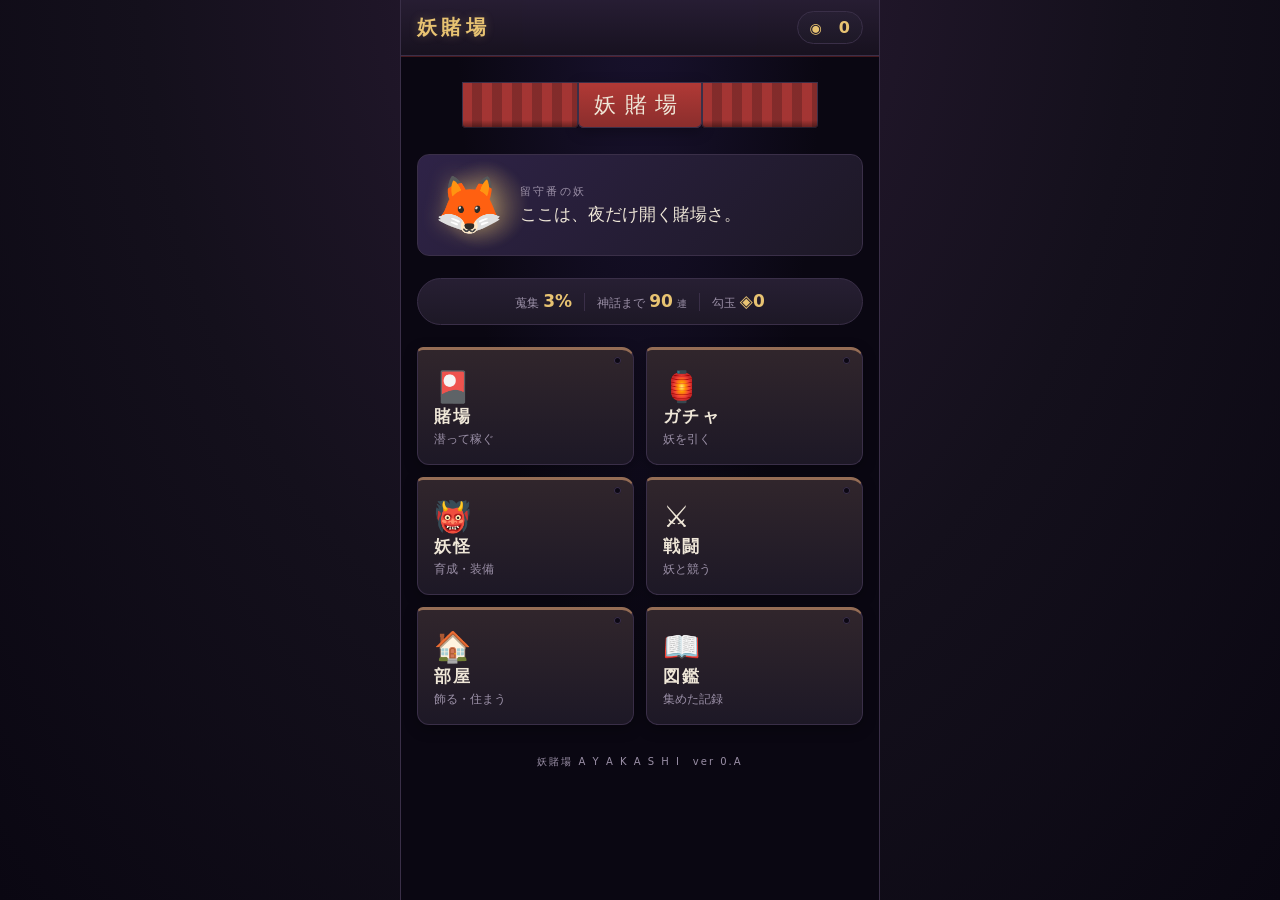
<file: index.html>
<!DOCTYPE html>
<html lang="ja">
<head>
<meta charset="UTF-8">
<meta name="viewport" content="width=device-width, initial-scale=1.0, maximum-scale=1.0">
<title>妖賭場 — AYAKASHI</title>
<link rel="stylesheet" href="css/style.css">
<link rel="stylesheet" href="css/gamble.css">
<link rel="stylesheet" href="css/design.css"><!-- 最後に読み込み＝デザイントークン/共通装飾が権威 -->
</head>
<body>
  <div id="app"><!-- shell.js がヘッダ＋本体をマウント --></div>

  <!-- ES Modules で起動。file:// では動かないためローカルサーバ/Pages で開く（README 参照） -->
  <script type="module" src="js/main.js"></script>

  <noscript style="color:#e8c372;display:block;padding:24px;text-align:center;">
    このゲームは JavaScript（ES Modules）で動きます。
  </noscript>
</body>
</html>
</file>
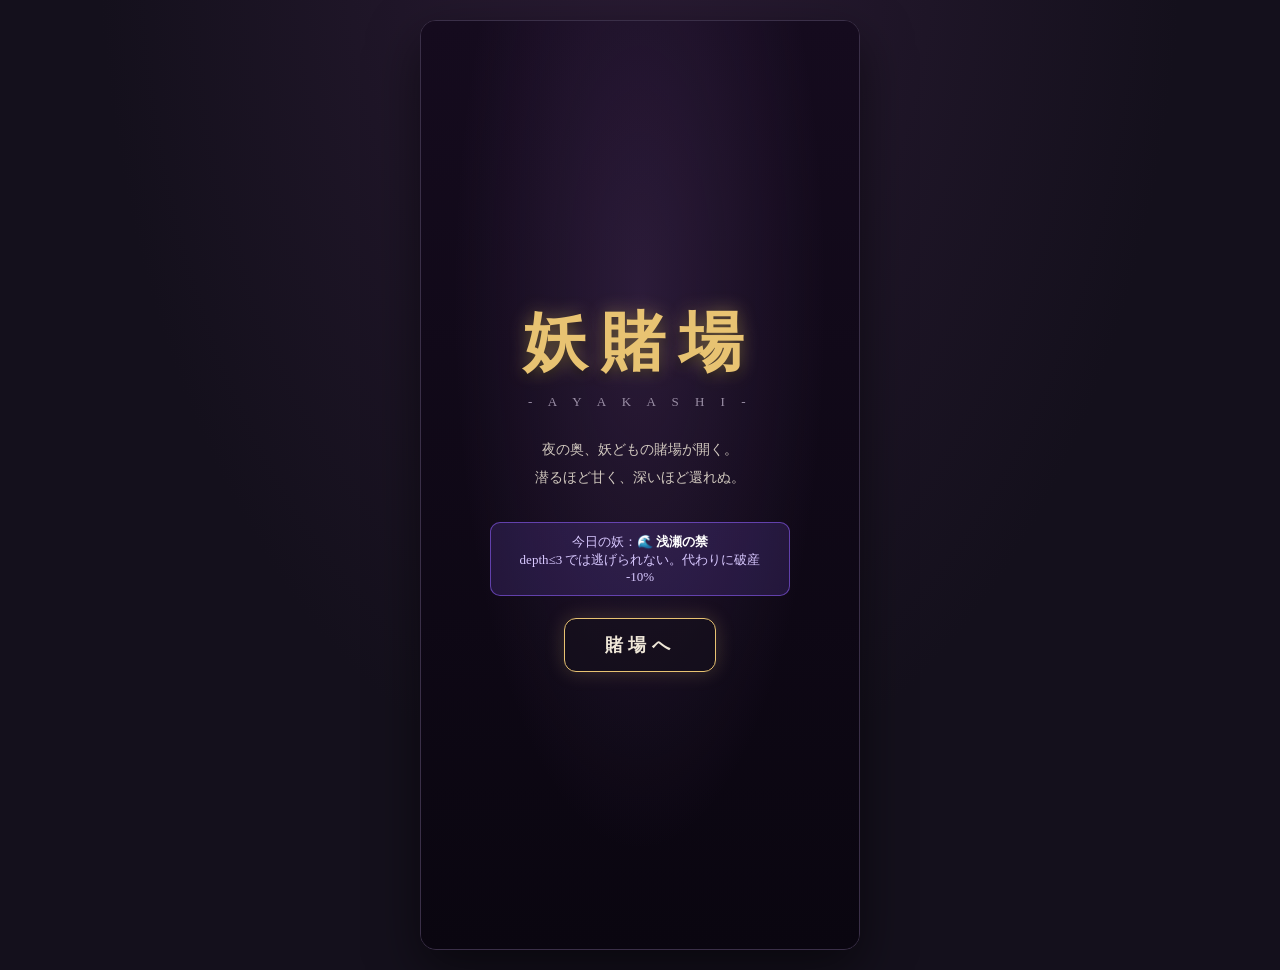
<file: legacy/ayakashi-standalone.html>
<!DOCTYPE html>
<html lang="ja">
<head>
<meta charset="UTF-8">
<meta name="viewport" content="width=device-width, initial-scale=1.0">
<title>妖賭場 — あやかし賭場</title>
<style>
/* ============================================================
   妖賭場 (Ayakashi Casino) — コアループ最小構成
   演出・音は次ステップ。CSSは1ブロックに集約。
   ============================================================ */
:root{
  --bg:        #14101c;
  --panel:     #1f1828;
  --panel-2:   #2a2036;
  --ink:       #efe7d8;
  --ink-dim:   #9b8fa6;
  --gold:      #e8c372;
  --red:       #c8384a;
  --red-deep:  #8f2230;
  --blue:      #3b7dd8;
  --blue-deep: #244e8f;
  --line:      #3a2f48;
}
*{ box-sizing:border-box; margin:0; padding:0; }
body{
  font-family:"Hiragino Mincho ProN","Yu Mincho",serif;
  background:radial-gradient(ellipse at 50% -10%, #2a1b34 0%, var(--bg) 60%);
  color:var(--ink);
  min-height:100vh;
  display:flex; align-items:center; justify-content:center;
  padding:20px;
}
.app{
  position:relative;
  isolation:isolate;          /* scene/veil を負のz-indexで内側に収める */
  width:100%; max-width:440px;
  background:var(--panel);
  border:1px solid var(--line);
  border-radius:16px;
  box-shadow:0 20px 50px rgba(0,0,0,.5);
  overflow:hidden;
}
/* --- 上部: 所持金 / 最深記録 --- */
.topbar{
  display:flex; justify-content:space-between; align-items:baseline;
  padding:16px 20px;
  background:var(--panel-2);
  border-bottom:1px solid var(--line);
}
.topbar .label{ font-size:12px; color:var(--ink-dim); letter-spacing:.1em; }
.topbar .val{ font-size:22px; color:var(--gold); font-weight:700; }
.title{
  text-align:center; padding:14px 0 4px;
  font-size:26px; letter-spacing:.3em; color:var(--gold);
}
.subtitle{ text-align:center; font-size:11px; color:var(--ink-dim); letter-spacing:.4em; margin-bottom:6px; }

/* --- 中央: 段 / 取り分 --- */
.stage{
  text-align:center; padding:22px 20px 8px;
}
.depth{ font-size:13px; color:var(--ink-dim); letter-spacing:.15em; }
.depth b{ font-size:30px; color:var(--ink); }
.pot{
  margin-top:10px; font-size:15px; color:var(--ink-dim); letter-spacing:.1em;
}
.pot b{ font-size:44px; color:var(--gold); display:block; line-height:1.1; }

/* --- 次段予告 (本作の肝) --- */
.forecast{
  margin:16px 20px;
  padding:14px 16px;
  background:var(--panel-2);
  border:1px dashed var(--line);
  border-radius:12px;
  text-align:center;
}
.forecast .head{ font-size:11px; color:var(--ink-dim); letter-spacing:.2em; margin-bottom:8px; }
.forecast .row{ display:flex; justify-content:space-around; }
.forecast .item .k{ font-size:11px; color:var(--ink-dim); }
.forecast .item .v{ font-size:24px; font-weight:700; }
.forecast .mul .v{ color:var(--gold); }
.forecast .bust .v{ color:var(--red); }

/* --- ボタン --- */
.actions{ display:flex; gap:12px; padding:4px 20px 12px; }
.btn{
  flex:1; padding:16px 0;
  font-family:inherit; font-size:18px; font-weight:700; letter-spacing:.2em;
  border:none; border-radius:12px; cursor:pointer; color:#fff;
  transition:transform .05s, filter .15s;
}
.btn:active{ transform:translateY(2px); }
.btn:disabled{ filter:grayscale(.6) brightness(.6); cursor:not-allowed; }
.btn-dive{ background:linear-gradient(180deg,var(--red),var(--red-deep)); }
.btn-flee{ background:linear-gradient(180deg,var(--blue),var(--blue-deep)); }

/* --- 賭け金ボタン --- */
.bets{ padding:4px 20px 16px; }
.bets .head{ font-size:12px; color:var(--ink-dim); letter-spacing:.15em; margin-bottom:8px; text-align:center; }
.bets .grid{ display:flex; gap:10px; }
.btn-bet{
  flex:1; padding:14px 0;
  font-family:inherit; font-size:16px; font-weight:700;
  background:var(--panel-2); color:var(--gold);
  border:1px solid var(--gold); border-radius:10px; cursor:pointer;
}
.btn-bet:active{ transform:translateY(2px); }
.btn-bet:disabled{ opacity:.3; cursor:not-allowed; border-color:var(--line); color:var(--ink-dim); }

/* --- メッセージ欄 --- */
.message{
  padding:14px 20px;
  min-height:52px;
  text-align:center;
  font-size:15px; letter-spacing:.05em;
  border-top:1px solid var(--line);
  background:var(--panel-2);
  display:flex; align-items:center; justify-content:center;
}
.message.bust{ color:var(--red); }
.message.win{ color:var(--gold); }
.message.whisper{ color:var(--ink-dim); font-style:italic; }

/* --- ゲームオーバー --- */
.gameover{
  text-align:center; padding:30px 20px;
}
.gameover h2{ color:var(--red); font-size:28px; letter-spacing:.2em; margin-bottom:8px; }
.gameover p{ color:var(--ink-dim); margin-bottom:18px; }
.hidden{ display:none !important; }

/* ============================================================
   FX — 第2指示：演出・音・ニアミス（ルールは変えない）
   ============================================================ */

/* ミュート切替（右上） */
.mute{
  position:absolute; top:12px; right:12px; z-index:30;
  width:34px; height:34px; border-radius:50%;
  border:1px solid var(--line); background:rgba(20,16,28,.7);
  color:var(--ink); font-size:16px; cursor:pointer; line-height:1;
}
.mute:active{ transform:scale(.92); }

/* 画面シェイク（.app へ付与し animationend で除去） */
@keyframes shakeSmall{
  0%,100%{ transform:translate(0,0); }
  25%{ transform:translate(-2px,1px); }
  50%{ transform:translate(2px,-1px); }
  75%{ transform:translate(-1px,1px); }
}
@keyframes shakeBig{
  0%,100%{ transform:translate(0,0) rotate(0); }
  10%{ transform:translate(-9px,4px) rotate(-.6deg); }
  25%{ transform:translate(10px,-5px) rotate(.7deg); }
  40%{ transform:translate(-8px,6px) rotate(-.5deg); }
  55%{ transform:translate(9px,-3px) rotate(.5deg); }
  70%{ transform:translate(-6px,3px) rotate(-.3deg); }
  85%{ transform:translate(4px,-2px); }
}
.app.shakeSmall{ animation:shakeSmall .22s ease; }
.app.shakeBig{ animation:shakeBig .5s cubic-bezier(.36,.07,.19,.97); }

/* フラッシュ・オーバーレイ（色付き発光を一瞬重ねる） */
.flash{
  position:absolute; inset:0; z-index:20; pointer-events:none; opacity:0;
}
@keyframes flGold{  0%{opacity:0} 12%{opacity:.85} 100%{opacity:0} }
@keyframes flGreen{ 0%{opacity:0} 12%{opacity:.7}  100%{opacity:0} }
@keyframes flRed{   0%{opacity:0} 8%{opacity:.95}  100%{opacity:0} }
.flash.gold{  background:radial-gradient(ellipse at 50% 45%, rgba(232,195,114,.9), transparent 70%); animation:flGold .5s ease; }
.flash.green{ background:radial-gradient(ellipse at 50% 45%, rgba(56,193,114,.8), transparent 70%);  animation:flGreen .5s ease; }
.flash.red{   background:linear-gradient(0deg, rgba(200,56,74,.95), rgba(143,34,48,.6)); animation:flRed .55s ease; }
.flash.near{  background:radial-gradient(ellipse at 50% 45%, rgba(255,255,255,.95), rgba(232,195,114,.4) 60%, transparent 75%); animation:flGold .45s ease; }

/* ヒビ割れ風（バスト時、放射状の白線を一瞬） */
.flash.crack{
  background:
    repeating-conic-gradient(from 0deg at 50% 45%,
      transparent 0deg 11deg, rgba(255,255,255,.5) 11deg 12deg);
  animation:flRed .5s ease;
}

/* 「潜行中…」溜めオーバーレイ */
.diving{
  position:absolute; inset:0; z-index:25;
  display:flex; align-items:center; justify-content:center;
  background:rgba(8,5,14,.55); backdrop-filter:blur(1px);
  transition:opacity .15s;
}
.diving.hidden{ display:none !important; }
.diving-inner{
  font-size:22px; letter-spacing:.4em; color:var(--ink);
  text-shadow:0 0 14px rgba(0,0,0,.8);
  animation:divePulse .5s ease-in-out infinite alternate;
}
@keyframes divePulse{ from{ opacity:.45; transform:translateY(0); } to{ opacity:1; transform:translateY(4px); } }

/* pot のポップ（一瞬1.3倍） */
@keyframes potPop{ 0%{transform:scale(1)} 35%{transform:scale(1.3)} 100%{transform:scale(1)} }
.pot b.pop{ animation:potPop .35s ease; }
.pot b.crash{ animation:potCrash .5s ease forwards; }
@keyframes potCrash{ 0%{transform:scale(1);opacity:1} 100%{transform:scale(.6) translateY(10px);opacity:.25} }

/* 心音：画面の縁が赤く脈打つ（box-shadow inset・--hb で周期可変） */
@keyframes hbPulse{
  0%,100%{ box-shadow:inset 0 0 0 rgba(200,56,74,0); }
  45%{ box-shadow:inset 0 0 60px rgba(200,56,74,.55); }
}
.app.heartbeat{ animation:hbPulse var(--hb,1s) ease-in-out infinite; }

@media (prefers-reduced-motion: reduce){
  .app.shakeSmall, .app.shakeBig, .app.heartbeat,
  .pot b.pop, .pot b.crash, .diving-inner{ animation:none; }
}

/* ============================================================
   META（第3指示）: 二つ名 / 記録パネル / 賭場選択 / 新記録
   ============================================================ */
/* 新記録の専用フラッシュ（白金の閃光） */
.flash.record{
  background:radial-gradient(ellipse at 50% 45%, rgba(255,255,255,.95), rgba(232,195,114,.5) 55%, transparent 78%);
  animation:flGold .6s ease;
}

/* 二つ名バー（常時表示） */
.metabar{
  display:flex; align-items:center; justify-content:center; gap:10px;
  flex-wrap:wrap; padding:2px 20px 12px;
}
.title-now{
  font-size:15px; color:var(--gold); letter-spacing:.18em;
  border:1px solid var(--gold); border-radius:999px; padding:3px 14px;
}
.title-next{ font-size:12px; color:var(--ink-dim); }
.records-btn{
  font-family:inherit; font-size:12px; color:var(--ink-dim);
  background:none; border:1px solid var(--line); border-radius:8px;
  padding:3px 10px; cursor:pointer;
}
.records-btn:active{ transform:translateY(1px); }

/* 賭場選択（賭け前） */
.casinos{ padding:4px 20px 8px; }
.casinos .head{ font-size:12px; color:var(--ink-dim); letter-spacing:.15em; text-align:center; margin-bottom:8px; }
.casino-row{ display:flex; gap:8px; }
.casino{
  flex:1; padding:10px 6px; border-radius:10px; cursor:pointer; text-align:center;
  background:var(--panel-2); border:1px solid var(--line); color:var(--ink);
  font-family:inherit; transition:border-color .15s, box-shadow .15s;
}
.casino:active{ transform:translateY(1px); }
.casino.active{ border-color:var(--gold); box-shadow:inset 0 0 0 1px var(--gold); }
.casino.locked{ opacity:.5; cursor:not-allowed; }
.casino .cicon{ font-size:20px; line-height:1; }
.casino .cname{ font-size:13px; font-weight:700; margin-top:3px; }
.casino .cmeta{ font-size:10px; color:var(--ink-dim); margin-top:3px; }
.casino .clock{ font-size:10px; color:var(--c-red,#c8384a); margin-top:3px; }

/* 記録パネル（オーバーレイ） */
.panel{
  position:absolute; inset:0; z-index:40;
  display:flex; align-items:center; justify-content:center;
  background:rgba(8,5,14,.72);
}
.panel.hidden{ display:none !important; }
.panel-card{
  width:86%; max-width:340px;
  background:var(--panel); border:1px solid var(--line); border-radius:14px;
  padding:22px;
}
.panel-card h3{ color:var(--gold); text-align:center; letter-spacing:.2em; margin-bottom:6px; }
.panel-card .sub{ text-align:center; color:var(--ink-dim); font-size:12px; margin-bottom:16px; }
.panel-card dl{ display:grid; grid-template-columns:1fr auto; gap:10px 12px; font-size:14px; }
.panel-card dt{ color:var(--ink-dim); }
.panel-card dd{ color:var(--ink); text-align:right; font-weight:700; }
.panel-card .close{
  margin-top:18px; width:100%; padding:12px 0;
  font-family:inherit; font-size:15px; font-weight:700; letter-spacing:.15em;
  color:#fff; border:none; border-radius:10px; cursor:pointer;
  background:linear-gradient(180deg,var(--blue),var(--blue-deep));
}

/* ゲームオーバーの「次の目標」強調 */
.next-goal{
  margin:6px auto 18px; padding:14px 16px; max-width:300px;
  border:1px solid var(--gold); border-radius:12px; background:var(--panel-2);
}
.next-goal .ng-label{ font-size:11px; color:var(--ink-dim); letter-spacing:.15em; }
.next-goal .ng-val{ font-size:24px; color:var(--gold); font-weight:700; margin-top:4px; }

/* ============================================================
   CHARMS / SHOP（第4指示）
   ============================================================ */
/* 装備お守りバー（常時表示） */
.charmbar{ padding:0 16px 8px; }
.charm-chips{ display:flex; flex-wrap:wrap; gap:6px; justify-content:center; min-height:24px; }
.charm-chip{
  display:inline-flex; align-items:center; gap:6px;
  font-size:11px; padding:3px 9px; border-radius:999px;
  background:var(--panel-2); border:1px solid var(--line); color:var(--ink);
  border-left-width:3px;
}
.charm-chip .cdesc{ color:var(--ink-dim); }
.charm-chip.empty{ color:var(--ink-dim); border-style:dashed; }
.reso-badges{ display:flex; flex-wrap:wrap; gap:6px; justify-content:center; margin-top:6px; }
.reso-badge{
  font-size:11px; padding:3px 10px; border-radius:6px; letter-spacing:.08em;
  color:#1a1024; font-weight:700;
  background:linear-gradient(90deg, var(--gold), var(--c-orange,#ff8c42));
  box-shadow:0 0 10px rgba(232,195,114,.4);
}

/* ショップ/整理を開くボタン */
.shop-actions{ display:flex; gap:10px; padding:0 20px 16px; }
.ghost-btn{
  flex:1; padding:11px 0; font-family:inherit; font-size:14px; font-weight:700; letter-spacing:.1em;
  color:var(--gold); background:var(--panel-2); border:1px solid var(--gold);
  border-radius:10px; cursor:pointer;
}
.ghost-btn:active{ transform:translateY(1px); }
.ghost-btn:disabled{ opacity:.4; cursor:not-allowed; border-color:var(--line); color:var(--ink-dim); }

/* ショップ提示カード */
.shop-card{ max-width:380px; }
.shop-offer{ display:flex; flex-direction:column; gap:10px; margin-bottom:14px; }
.offer{
  text-align:left; padding:12px 14px; border-radius:10px;
  background:var(--panel-2); border:1px solid var(--line); border-left-width:4px;
  cursor:pointer; transition:border-color .12s, box-shadow .12s;
}
.offer:active{ transform:translateY(1px); }
.offer.cant{ opacity:.55; cursor:not-allowed; }
.offer.bought{ opacity:.4; cursor:default; }
.offer.synergy{ box-shadow:0 0 0 1px var(--gold), 0 0 14px rgba(232,195,114,.35); }
.offer .o-top{ display:flex; align-items:center; gap:8px; }
.offer .o-name{ font-size:15px; font-weight:700; color:var(--ink); }
.offer .o-rar{ font-size:10px; padding:1px 7px; border-radius:5px; color:#1a1024; font-weight:700; }
.offer .o-tags{ margin-left:auto; display:flex; gap:4px; }
.offer .o-tag{ font-size:10px; padding:1px 6px; border-radius:4px; color:#fff; }
.offer .o-desc{ font-size:12px; color:var(--ink-dim); margin-top:5px; }
.offer .o-foot{ display:flex; justify-content:space-between; align-items:center; margin-top:6px; }
.offer .o-price{ font-size:14px; font-weight:700; color:var(--gold); }
.offer .o-syn{ font-size:11px; color:var(--gold); }
.shop-foot{ display:flex; gap:10px; }
.close.inline{ flex:1; margin-top:0; }
.ghost-btn#rerollBtn{ flex:1; }

/* インベントリ（整理） */
.inv-list{ display:flex; flex-direction:column; gap:8px; max-height:46vh; overflow-y:auto; }
.inv-item{
  display:flex; align-items:center; gap:10px; padding:10px 12px; border-radius:9px;
  background:var(--panel-2); border:1px solid var(--line); border-left-width:4px;
}
.inv-item .i-main{ flex:1; min-width:0; }
.inv-item .i-name{ font-size:14px; font-weight:700; }
.inv-item .i-desc{ font-size:11px; color:var(--ink-dim); }
.inv-item .i-btn{
  font-family:inherit; font-size:12px; font-weight:700; padding:7px 12px; border-radius:8px;
  cursor:pointer; border:1px solid var(--line); background:var(--panel); color:var(--ink);
}
.inv-item .i-btn.on{ background:var(--gold); color:#1a1024; border-color:var(--gold); }
.inv-item.empty{ color:var(--ink-dim); border-style:dashed; justify-content:center; }

/* ============================================================
   WORLD（第5指示）: 背景・妖・タイトル・賭場パレット
   ============================================================ */
/* 背景（賭場で切替）＋暗幕 */
.scene{
  position:absolute; inset:0; z-index:-2; pointer-events:none;
  background:
    radial-gradient(ellipse at 50% 20%, rgba(120,90,160,.18), transparent 60%),
    linear-gradient(180deg, #1a1326 0%, #14101c 55%, #0c0814 100%);
  transition:background 1.2s ease;
}
.veil{
  position:absolute; inset:0; z-index:-1; pointer-events:none; opacity:0;
  background:radial-gradient(ellipse at 50% 30%, transparent 30%, rgba(2,0,6,.85) 100%);
  transition:opacity 1s ease;
}
/* 火の粉（安価に・上昇） */
.ember{
  position:absolute; bottom:-10px; width:3px; height:3px; border-radius:50%;
  background:var(--ember,#e8a060); opacity:0; filter:blur(.4px);
  animation:emberRise linear infinite;
}
.ember:nth-child(1){ left:14%; animation-duration:7s;  animation-delay:0s;   }
.ember:nth-child(2){ left:30%; animation-duration:9s;  animation-delay:1.6s; }
.ember:nth-child(3){ left:48%; animation-duration:6.2s;animation-delay:3.1s; }
.ember:nth-child(4){ left:63%; animation-duration:8.4s;animation-delay:.7s;  }
.ember:nth-child(5){ left:78%; animation-duration:7.6s;animation-delay:2.3s; }
.ember:nth-child(6){ left:90%; animation-duration:10s; animation-delay:4s;   }
@keyframes emberRise{
  0%{ transform:translateY(0) scale(1); opacity:0; }
  12%{ opacity:.8; }
  80%{ opacity:.5; }
  100%{ transform:translateY(-78vh) translateX(12px) scale(.4); opacity:0; }
}

/* 賭場ごとのパレット（背景・火の粉色・妖アクセント） */
.app.casino-kitsune .scene{
  background:
    radial-gradient(ellipse at 50% 18%, rgba(230,120,80,.22), transparent 60%),
    linear-gradient(180deg, #2a1418 0%, #1a0e16 55%, #0c0710 100%);
}
.app.casino-kitsune{ --ember:#ffb070; }
.app.casino-oni .scene{
  background:
    radial-gradient(ellipse at 50% 18%, rgba(200,50,60,.26), transparent 60%),
    linear-gradient(180deg, #2e0f12 0%, #1d0a0e 55%, #0d0506 100%);
}
.app.casino-oni{ --ember:#ff6048; }
.app.casino-nekomata .scene{
  background:
    radial-gradient(ellipse at 50% 18%, rgba(80,160,150,.2), transparent 60%),
    linear-gradient(180deg, #10201f 0%, #0c1718 55%, #060d0e 100%);
}
.app.casino-nekomata{ --ember:#7fe0c0; }

/* 妖との対峙ステージ */
.yokai-stage{
  position:relative; text-align:center; padding:8px 20px 2px; min-height:140px;
}
.yokai-stage.hidden{ display:none !important; }
.yokai-art{
  width:128px; height:128px; margin:0 auto;
  animation:yokaiFloat 4s ease-in-out infinite;
  transform-origin:50% 80%;
  will-change:transform, filter;
}
@keyframes yokaiFloat{ 0%,100%{ transform:translateY(0); } 50%{ transform:translateY(-4px); } }
.yokai-name{
  font-size:12px; color:var(--ink-dim); letter-spacing:.3em; margin-top:2px;
}
.yokai-speech{
  min-height:26px; margin:0 auto 4px; max-width:300px;
  font-size:14px; color:var(--ink); letter-spacing:.04em;
  opacity:0; transform:translateY(4px);
}
.yokai-speech.say{ animation:sayPop .4s ease forwards; }
@keyframes sayPop{ 0%{opacity:0; transform:translateY(6px);} 100%{opacity:1; transform:translateY(0);} }

/* SVG 内の眼の発光（深度で強まる） */
.yokai-art .eye{ transition:fill .4s, filter .4s; }
.yokai-art.mood-eager  .eye{ filter:drop-shadow(0 0 3px currentColor); }
.yokai-art.mood-frenzy .eye{ filter:drop-shadow(0 0 7px currentColor); }

/* 深度ムード：浅=静か / 中=前のめり / 深=高揚・歪み */
.yokai-art.mood-eager{  animation:yokaiFloat 3s ease-in-out infinite; transform:scale(1.05); }
.yokai-art.mood-frenzy{ animation:yokaiFrenzy .5s ease-in-out infinite; }
@keyframes yokaiFrenzy{
  0%,100%{ transform:scale(1.12) rotate(-1deg); }
  25%{ transform:scale(1.14) rotate(1.2deg) translateX(2px); }
  50%{ transform:scale(1.1) rotate(-1.4deg) translateX(-2px); }
  75%{ transform:scale(1.15) rotate(.8deg); }
}

/* イベント反応（一発・~0.9s） */
.yokai-art.react-survive{ animation:rSurvive .8s ease; }
.yokai-art.react-near{    animation:rNear .8s ease; }
.yokai-art.react-flee{    animation:rFlee 1s ease; }
.yokai-art.react-bust{    animation:rBust .9s cubic-bezier(.36,.07,.19,.97); }
.yokai-art.react-awe{     animation:rAwe 1.6s ease; }
@keyframes rSurvive{ 0%,100%{transform:translateY(0)} 30%{transform:translateY(6px) scale(.97)} 60%{transform:translateY(-3px)} }
@keyframes rNear{ 0%,100%{transform:rotate(0)} 30%{transform:rotate(5deg) scale(1.05)} 60%{transform:rotate(-3deg)} }
@keyframes rFlee{ 0%{transform:translateX(0) rotate(0); opacity:1} 60%{transform:translateX(-14px) rotate(-10deg); opacity:.6} 100%{transform:translateX(0) rotate(0); opacity:1} }
@keyframes rBust{ 0%,100%{transform:scale(1) rotate(0)} 15%{transform:scale(1.35) rotate(-6deg)} 35%{transform:scale(1.25) rotate(6deg)} 55%{transform:scale(1.3) rotate(-4deg)} 75%{transform:scale(1.2) rotate(3deg)} }
@keyframes rAwe{ 0%{transform:scale(1)} 30%{transform:scale(1.18)} 60%{transform:translateY(10px) rotate(0) scale(1.05)} 100%{transform:translateY(0) scale(1)} }

/* タイトル画面 */
.titlescreen{
  position:absolute; inset:0; z-index:50;
  display:flex; align-items:center; justify-content:center;
  background:
    radial-gradient(ellipse at 50% 30%, rgba(120,80,150,.25), transparent 60%),
    linear-gradient(180deg, #150b1e 0%, #0a0610 100%);
}
.titlescreen.hidden{ display:none !important; }
.ts-inner{ text-align:center; padding:0 28px; }
.ts-name{
  font-family:"Hiragino Mincho ProN","Yu Mincho",serif;
  font-size:64px; font-weight:700; letter-spacing:.22em;
  color:var(--gold);
  text-shadow:0 0 18px rgba(232,195,114,.45), 0 4px 10px rgba(0,0,0,.6);
  animation:tsGlow 4s ease-in-out infinite;
}
@keyframes tsGlow{ 0%,100%{ text-shadow:0 0 18px rgba(232,195,114,.4),0 4px 10px rgba(0,0,0,.6);} 50%{ text-shadow:0 0 30px rgba(232,195,114,.7),0 4px 10px rgba(0,0,0,.6);} }
.ts-sub{ font-size:13px; color:var(--ink-dim); letter-spacing:.5em; margin-top:8px; }
.ts-tag{ color:var(--ink); font-size:14px; line-height:2; margin:26px 0 30px; opacity:.85; }
.ts-enter{
  font-family:inherit; font-size:18px; font-weight:700; letter-spacing:.3em;
  color:var(--ink); background:rgba(20,16,28,.6);
  border:1px solid var(--gold); border-radius:12px;
  padding:14px 40px; cursor:pointer;
  box-shadow:0 0 20px rgba(232,195,114,.2);
  transition:background .2s, box-shadow .2s;
}
.ts-enter:hover{ background:rgba(232,195,114,.15); box-shadow:0 0 28px rgba(232,195,114,.4); }
.ts-enter:active{ transform:translateY(1px); }

@media (prefers-reduced-motion: reduce){
  .ember, .yokai-art, .yokai-art.mood-eager, .yokai-art.mood-frenzy,
  .yokai-art.react-survive, .yokai-art.react-near, .yokai-art.react-flee,
  .yokai-art.react-bust, .yokai-art.react-awe, .ts-name{ animation:none; }
}

/* ============================================================
   DAILY / ACHIEVEMENTS / MYTHIC（第6指示）
   ============================================================ */
/* 神話レアの専用フラッシュ（最大級） */
.flash.mythic{
  background:
    radial-gradient(ellipse at 50% 45%, rgba(255,255,255,.98), rgba(255,94,219,.6) 45%, rgba(140,92,246,.3) 70%, transparent 82%);
  animation:flGold .8s ease;
}
/* 神話お守りのチップ/カードは虹色縁 */
.charm-chip.r-神話, .offer.r-神話, .inv-item.r-神話{
  border-left-color:#ff5edb !important;
  box-shadow:0 0 12px rgba(255,94,219,.4);
}
.offer .o-rar.r-神話{ background:linear-gradient(90deg,#ff5edb,#8b5cf6); color:#fff; }

/* 今日の妖カード（賭け前） */
.daily-card{
  margin:0 20px 12px; padding:14px 16px; border-radius:12px;
  background:linear-gradient(135deg, rgba(139,92,246,.18), rgba(20,16,28,.6));
  border:1px solid #8b5cf6;
}
.daily-card .dc-head{ font-size:11px; color:#c8b3ff; letter-spacing:.2em; margin-bottom:6px; }
.daily-card .dc-top{ display:flex; align-items:center; gap:10px; }
.daily-card .dc-icon{ font-size:28px; }
.daily-card .dc-name{ font-size:17px; font-weight:700; color:var(--ink); }
.daily-card .dc-desc{ font-size:12px; color:var(--ink-dim); margin-top:4px; line-height:1.6; }
.daily-card .dc-stats{ display:flex; gap:14px; flex-wrap:wrap; font-size:11px; color:var(--ink-dim); margin-top:8px; }
.daily-card .dc-stats b{ color:var(--gold); }
.daily-card .dc-btn{
  width:100%; margin-top:10px; padding:11px 0;
  font-family:inherit; font-size:14px; font-weight:700; letter-spacing:.1em;
  color:#fff; border:none; border-radius:9px; cursor:pointer;
  background:linear-gradient(180deg,#8b5cf6,#5b3a9a);
}
.daily-card .dc-btn:active{ transform:translateY(1px); }
.daily-card .dc-btn:disabled{ opacity:.45; cursor:not-allowed; }

/* ラウンド中の日替わりバナー */
.daily-banner{
  margin:0 20px 6px; padding:6px 12px; border-radius:8px; text-align:center;
  font-size:12px; color:#e8d8ff; background:rgba(139,92,246,.22); border:1px solid #8b5cf6;
}
.daily-banner.hidden{ display:none !important; }

/* タイトルの今日の妖 */
.ts-daily{
  margin:0 auto 22px; padding:10px 16px; max-width:300px; border-radius:10px;
  background:rgba(139,92,246,.16); border:1px solid rgba(139,92,246,.6);
  font-size:13px; color:#d8c8ff;
}
.ts-daily b{ color:#fff; }

/* 天叢雲（神話・任意発動ボタン） */
.ama-btn{
  display:block; width:calc(100% - 40px); margin:0 20px 10px; padding:10px 0;
  font-family:inherit; font-size:13px; font-weight:700; letter-spacing:.05em;
  color:#1a1024; border:none; border-radius:10px; cursor:pointer;
  background:linear-gradient(90deg,#fff,#ff5edb,#8b5cf6);
  box-shadow:0 0 12px rgba(255,94,219,.4);
}
.ama-btn:active{ transform:translateY(1px); }
.ama-btn.armed{ filter:brightness(1.1); outline:2px solid #fff; }
.ama-btn.hidden{ display:none !important; }

/* 実績アイテム */
.achv-item{
  display:flex; align-items:center; gap:10px; padding:10px 12px; border-radius:9px;
  background:var(--panel-2); border:1px solid var(--line);
}
.achv-item.locked{ opacity:.55; }
.achv-item.done{ border-left:4px solid var(--gold); }
.achv-item .a-ico{ font-size:18px; }
.achv-item .a-name{ font-size:14px; font-weight:700; }
.achv-item .a-desc{ font-size:11px; color:var(--ink-dim); }

/* 継続コスト表示 */
.continue-cost{ text-align:center; font-size:18px; color:var(--gold); font-weight:700; margin:10px 0 16px; }
</style>
</head>
<body>
<div class="app" id="app">

  <!-- 背景（賭場ごとに切替）＋潜行で沈む暗幕 -->
  <div class="scene" id="scene"><span class="ember"></span><span class="ember"></span><span class="ember"></span><span class="ember"></span><span class="ember"></span><span class="ember"></span></div>
  <div class="veil" id="veil"></div>

  <button class="mute" id="muteBtn" title="ミュート切替" aria-label="ミュート切替">🔊</button>
  <div class="flash" id="flash"></div>
  <div class="diving hidden" id="diving"><div class="diving-inner">潜行中…</div></div>

  <!-- ===== タイトル画面 ===== -->
  <div class="titlescreen" id="titleScreen">
    <div class="ts-inner">
      <div class="ts-name">妖賭場</div>
      <div class="ts-sub">- A Y A K A S H I -</div>
      <p class="ts-tag">夜の奥、妖どもの賭場が開く。<br>潜るほど甘く、深いほど還れぬ。</p>
      <div class="ts-daily" id="tsDaily"></div>
      <button class="ts-enter" id="enterBtn">賭場へ</button>
    </div>
  </div>

  <div class="topbar">
    <div><div class="label">所持金</div><div class="val" id="coins">1000</div></div>
    <div style="text-align:right"><div class="label">最深記録</div><div class="val" id="record">0</div></div>
  </div>

  <div class="title">妖賭場</div>
  <div class="subtitle">A Y A K A S H I</div>

  <!-- ===== 二つ名バー（常時表示） ===== -->
  <div class="metabar">
    <span class="title-now" id="titleNow">小博打</span>
    <span class="title-next" id="titleNext">次の二つ名まで あと深さ5</span>
    <button class="records-btn" id="recordsBtn">記録</button>
    <button class="records-btn" id="achvBtn">実績</button>
  </div>

  <!-- ===== 装備お守り＋共鳴（常時表示） ===== -->
  <div class="charmbar">
    <div class="charm-chips" id="charmChips"></div>
    <div class="reso-badges" id="resoBadges"></div>
  </div>

  <!-- ===== 妖との対峙（中央上に妖、下に賭けUI） ===== -->
  <div class="yokai-stage" id="yokaiStage">
    <div class="yokai-speech" id="yokaiSpeech"></div>
    <div class="yokai-art" id="yokaiArt"></div>
    <div class="yokai-name" id="yokaiName"></div>
  </div>

  <!-- ===== 記録パネル ===== -->
  <div class="panel hidden" id="recordsPanel">
    <div class="panel-card">
      <h3>賭場の記録</h3>
      <div class="sub" id="panelTitle">二つ名：小博打</div>
      <dl>
        <dt>最深記録</dt>      <dd><span id="recDeepest">0</span> 段</dd>
        <dt>最高取り分</dt>    <dd><span id="recBestPot">0</span> 枚</dd>
        <dt>総プレイ回数</dt>  <dd><span id="recRounds">0</span> 回</dd>
        <dt>累計獲得コイン</dt><dd><span id="recLifetime">0</span> 枚</dd>
        <dt>次の二つ名まで</dt><dd id="recNext">あと 深さ5</dd>
      </dl>
      <button class="close" id="closeRecords">閉じる</button>
    </div>
  </div>

  <!-- ===== 妖具屋（ショップ） ===== -->
  <div class="panel hidden" id="shopPanel">
    <div class="panel-card shop-card">
      <h3>妖具屋</h3>
      <div class="sub">所持金 <span id="shopCoins">0</span> 枚 ・ 5枠中 <span id="shopEquipCount">0</span> 装備</div>
      <div class="shop-offer" id="shopOffer"></div>
      <div class="shop-foot">
        <button class="ghost-btn" id="rerollBtn">再抽選 (−100)</button>
        <button class="close inline" id="closeShop">閉じる</button>
      </div>
    </div>
  </div>

  <!-- ===== お守り整理（インベントリ） ===== -->
  <div class="panel hidden" id="invPanel">
    <div class="panel-card">
      <h3>お守り整理</h3>
      <div class="sub" id="invSub">5枠中 0 装備</div>
      <div class="inv-list" id="invList"></div>
      <button class="close" id="closeInv">閉じる</button>
    </div>
  </div>

  <!-- ===== 実績一覧 ===== -->
  <div class="panel hidden" id="achvPanel">
    <div class="panel-card">
      <h3>実績</h3>
      <div class="sub" id="achvSub">0/0</div>
      <div class="inv-list" id="achvList"></div>
      <button class="close" id="closeAchv">閉じる</button>
    </div>
  </div>

  <!-- ===== 黄泉返り（継続オファー） ===== -->
  <div class="panel hidden" id="continuePanel">
    <div class="panel-card">
      <h3>黄泉返り</h3>
      <div class="sub">飲み込まれかけた——コインを払えば、現世に踏みとどまれる。</div>
      <div class="continue-cost">継続コスト <span id="continueCost">0</span> 枚</div>
      <div class="shop-foot">
        <button class="ghost-btn" id="continueBtn">継続する</button>
        <button class="close inline" id="giveupBtn">諦める</button>
      </div>
    </div>
  </div>

  <!-- ===== ラウンド中の画面 ===== -->
  <div id="roundView" class="hidden">
    <div class="daily-banner hidden" id="dailyBanner"></div>
    <div class="stage">
      <div class="depth">潜行 <b id="depth">0</b> 段</div>
      <div class="pot">取り分<b id="pot">0</b></div>
    </div>

    <div class="forecast">
      <div class="head">次に潜ると…</div>
      <div class="row">
        <div class="item mul"><div class="k">配当</div><div class="v" id="nextMul">×0.00</div></div>
        <div class="item bust"><div class="k">破産</div><div class="v" id="nextBust">0%</div></div>
      </div>
    </div>

    <button class="ama-btn hidden" id="amaBtn">⛅ 天叢雲を使う（次の段を破産0%に）</button>

    <div class="actions">
      <button class="btn btn-dive" id="diveBtn">潜る</button>
      <button class="btn btn-flee" id="fleeBtn">逃げる</button>
    </div>
  </div>

  <!-- ===== ラウンド外（賭け金選択）の画面 ===== -->
  <div id="betView">
    <!-- 今日の妖（日替わり挑戦） -->
    <div class="daily-card" id="dailyCard"></div>
    <div class="casinos">
      <div class="head">賭場を選ぶ</div>
      <div class="casino-row" id="casinoList"></div>
    </div>
    <div class="bets">
      <div class="head">賭け金を選んで開始</div>
      <div class="grid">
        <button class="btn-bet" data-bet="100">100</button>
        <button class="btn-bet" data-bet="300">300</button>
        <button class="btn-bet" data-bet="all">全額</button>
      </div>
    </div>
    <div class="shop-actions">
      <button class="ghost-btn" id="openShopBtn">🏮 妖具屋</button>
      <button class="ghost-btn" id="openInvBtn">お守り整理</button>
    </div>
  </div>

  <!-- ===== ゲームオーバー ===== -->
  <div id="overView" class="hidden">
    <div class="gameover">
      <h2>無一文</h2>
      <p>妖どもに、すべて吸われた。</p>
      <div class="next-goal" id="overGoal">
        <div class="ng-label" id="overGoalLabel">次の二つ名まで</div>
        <div class="ng-val" id="overGoalVal">あと 深さ5</div>
      </div>
      <button class="btn btn-flee" id="restartBtn" style="max-width:200px;margin:0 auto;">もう一度</button>
    </div>
  </div>

  <div class="message" id="message">いくら賭ける？</div>

</div>

<script>
/* ============================================================
   CONFIG — 調整用定数はすべてここに集約
   ============================================================ */
const CONFIG = {
  startCoins: 1000,
  saveKey: "ayakashi_save",

  // 破産確率: bustBase + depth*bustStep（上限 bustCap）/ 配当: mulBase + depth*mulStep
  // bustStep・bustCap・mulBase は全賭場 共通。bustBase と mulStep のみ賭場ごとに変える。
  bustStep: 0.06,   // 共通
  bustCap:  0.85,   // 共通
  mulBase:  1.4,    // 共通

  // ---- 賭場（第3指示）: カーブが違うだけでルールは共通 ----
  casinos: [
    { id:"kitsune", name:"狐の賭場", icon:"🦊",
      bustBase:0.05, mulStep:0.15,                 // ＝第1指示の標準値
      unlock:{ type:"always" } },
    { id:"oni", name:"鬼の賭場", icon:"👹",
      bustBase:0.10, mulStep:0.28,                 // 高リスク高配当
      unlock:{ type:"depth", value:8, desc:"最深 8 で解放" } },
    { id:"nekomata", name:"猫又の賭場", icon:"🐈‍⬛",
      bustBase:0.03, mulStep:0.10,                 // 低リスク低配当
      unlock:{ type:"lifetime", value:50000, desc:"累計 50,000 枚で解放" } },
  ],

  // ---- 二つ名（第3指示）: 最深記録の閾値で付与 ----
  titles: [
    { min:0,  name:"小博打" },
    { min:5,  name:"常連" },
    { min:8,  name:"深みの住人" },
    { min:12, name:"深淵を覗く者" },
    { min:16, name:"賭神" },
  ],

  whispers: ["まだいける…","次で当たる気がするな","ここで引くのか？","欲が、お前を深くする"],

  /* ============================================================
     妖の固有ボイス（第5指示）: 賭場ごとの口調で生存/紙一重/逃げ/バスト/畏怖
     ============================================================ */
  charVoices: {
    kitsune: {
      survive: ["ふふ…まだ、いけましょう？", "賢いお方は、ここで退く", "存外、肝が据わっておいでで"],
      near:    ["おや、際どい…ふふ", "今のは…私もひやり、と"],
      flee:    ["逃げるのですね。賢明な…つまらない", "またのお越しを、ふふ"],
      bust:    ["あらあら、飲まれましたか", "欲は、身を滅ぼしますのよ"],
      awe:     ["…見事。あなた様には、敵いませぬ"]
    },
    oni: {
      survive: ["もっと来い！", "そんなもんか、ええ？", "ぬるい、ぬるいわ！"],
      near:    ["ほう、しぶといのう！", "今ので死なんか、面白い！"],
      flee:    ["逃げるか、小僧", "腰抜けが！戻ってこい！"],
      bust:    ["ぐははは、喰ろうてやったわ！", "それ見たことか！"],
      awe:     ["…貴様、鬼神か。認めてやる"]
    },
    nekomata: {
      survive: ["にゃはは、次で当たるかもよ？", "もう一声、いっとく？", "おもしろくなってきたにゃ"],
      near:    ["うひゃ、危なかったにゃ〜", "今の見た？ギリギリだにゃ"],
      flee:    ["やめちゃうの？つまんない", "にゃ〜、もう帰るの？"],
      bust:    ["あ〜あ、落ちちゃった♪", "にゃはは、ごちそうさま！"],
      awe:     ["…にゃんと。アンタ、ただ者じゃないにゃ"]
    }
  },

  /* ============================================================
     お守り（第4指示）: 効果フックでルールを上書き
       hooks:
         onRoundStart(state)              ラウンド開始時
         modifyBustChance(base, ctx)→num  破産確率を修正（ctx.depth）
         modifyPayoutMul(mul, ctx)→num    その段の配当倍率を修正（ctx.depth/survives/bust）
         onBust(ctx)→true で救済（バスト無効化）
         onActualBust(ctx)                実バスト確定時の副作用（代償など）
         modifyCashout(pot, ctx)→num      逃げ額を修正
     rarity: 並 / 上 / 極 / 呪
     ============================================================ */
  slots: 5,           // 装備スロット数
  charms: [
    { id:"kitsune_wisdom", name:"狐の知恵", rarity:"並", tags:[],
      desc:"各段の破産確率 -3%",
      hooks:{ modifyBustChance:(b)=> b - 0.03 } },

    { id:"greedy_daruma", name:"欲張り達磨", rarity:"上", tags:["欲"],
      desc:"配当 +0.08/段、破産 +2%",
      hooks:{ modifyPayoutMul:(m,ctx)=> m + ctx.depth*0.08,
              modifyBustChance:(b)=> b + 0.02 } },

    { id:"abyss_eye", name:"深淵の眼", rarity:"上", tags:["深淵"],
      desc:"depth≥8 の段は配当 +50%",
      hooks:{ modifyPayoutMul:(m,ctx)=> ctx.depth>=8 ? m*1.5 : m } },

    { id:"coward_shield", name:"臆病者の盾", rarity:"並", tags:["守"],
      desc:"depth≤3 では破産しない",
      hooks:{ modifyBustChance:(b,ctx)=> ctx.depth<=3 ? 0 : b } },

    { id:"greed_jar", name:"強欲の壺", rarity:"上", tags:["欲"],
      desc:"逃げ額 +20%",
      hooks:{ modifyCashout:(p)=> p*1.2 } },

    { id:"win_bell", name:"連勝の鈴", rarity:"上", tags:[],
      desc:"3段連続生存ごとに次段配当 +30%",
      hooks:{ modifyPayoutMul:(m,ctx)=> m * (1 + 0.30*Math.floor(ctx.survives/3)) } },

    { id:"oni_fire", name:"鬼火", rarity:"極", tags:["深淵"],
      desc:"破産%が50%超の段は配当 2倍",
      hooks:{ modifyPayoutMul:(m,ctx)=> ctx.bust>0.5 ? m*2 : m } },

    { id:"jizo", name:"身代わり地蔵", rarity:"極", tags:["守"],
      desc:"1ラウンドに1回バストを無効化",
      hooks:{ onBust:(ctx)=>{ if(state.round.jizoUsed) return false; state.round.jizoUsed = true; return true; } } },

    { id:"hungry_mask", name:"飢えた面", rarity:"呪", tags:["深淵"],
      desc:"全段の破産 +5%、配当 +0.20/段",
      hooks:{ modifyBustChance:(b)=> b + 0.05,
              modifyPayoutMul:(m,ctx)=> m + ctx.depth*0.20 } },

    { id:"blood_pact", name:"血の契約", rarity:"呪", tags:["欲"],
      desc:"全配当 +80%、バスト時に賭け金分を追加で失う",
      hooks:{ modifyPayoutMul:(m)=> m*1.8,
              onActualBust:()=>{ state.coins = Math.max(0, state.coins - state.bet); } } },

    /* ---- 神話級（第6指示）: 極の上。超低確率＋専用演出 ---- */
    { id:"amatsumukumo", name:"天叢雲", rarity:"神話", tags:["守"],
      desc:"1ラウンドに1段、破産確率を0%にできる（ボタンで任意発動）",
      hooks:{ modifyBustChance:(b)=> state.round.amaArmed ? 0 : b } },

    { id:"yamata", name:"八岐の欲", rarity:"神話", tags:["欲"],
      desc:"他お守りの配当ボーナスを全て1.5倍、ただし破産 +6%",
      // 配当増幅は multiplierAt 内で特別処理（他効果の後に適用）
      hooks:{ modifyBustChance:(b)=> b + 0.06 } },

    { id:"yomigaeri", name:"黄泉返り", rarity:"神話", tags:["守"],
      desc:"バスト時、コインを払えばそのラウンドを継続できる（1回）",
      // 継続処理は resolveDive のバスト分岐で扱う（onBust では消費しない）
      hooks:{} },
  ],

  /* ---- 共鳴（第4指示）: 装備タグの数で発動 ---- */
  resonances: [
    { id:"abyss", name:"共鳴・深淵", tag:"深淵", need:2, desc:"depth≥8 の配当 +30%",
      hooks:{ modifyPayoutMul:(m,ctx)=> ctx.depth>=8 ? m*1.3 : m } },
    { id:"greed", name:"共鳴・強欲", tag:"欲", need:2, desc:"逃げ額 +15%",
      hooks:{ modifyCashout:(p)=> p*1.15 } },
    { id:"wall", name:"共鳴・鉄壁", tag:"守", need:2, desc:"全段の破産 -2%",
      hooks:{ modifyBustChance:(b)=> b - 0.02 } },
  ],

  /* ---- 妖具屋（ショップ） ---- */
  shop: {
    offer:      3,                                            // 提示数
    rerollCost: 100,                                          // 再抽選コスト
    weights: { "並":60, "上":28, "極":6, "呪":6, "神話":1.2 },// 抽選レアリティ加重（神話は超低確率）
    price:   { "並":300, "上":800, "極":2000, "呪":250, "神話":6000 },
  },

  // タグ・レアリティの表示色
  tagColors: { "欲":"#ff8c42", "深淵":"#8b5cf6", "守":"#2cc4d4", "呪":"#c8384a" },
  rarityColors: { "並":"#9b8fa6", "上":"#3b7dd8", "極":"#e8c372", "呪":"#c8384a", "神話":"#ff5edb" },

  /* ============================================================
     日替わり妖（第6指示）: 日付シードで今日の異形＋特殊ルールを1つ
       hooks に加え canFlee(depth)→bool（逃げ可否）を持てる
     ============================================================ */
  daily: { attempts:3, baseReward:500, streakBonus:200 },   // 1日の挑戦回数・報酬・連続日ボーナス/日
  dailyModifiers: [
    { id:"double", name:"倍返しの宴", icon:"🎴",
      desc:"破産で賭け金を倍失う。ただし全配当 ×3",
      hooks:{ modifyPayoutMul:(m)=> m*3,
              onActualBust:()=>{ state.coins = Math.max(0, state.coins - state.bet); } } },
    { id:"shallow", name:"浅瀬の禁", icon:"🌊",
      desc:"depth≤3 では逃げられない。代わりに破産 -10%",
      hooks:{ modifyBustChance:(b)=> b - 0.10 },
      canFlee:(depth)=> depth > 3 },
    { id:"greedNight", name:"強欲の夜", icon:"🌙",
      desc:"逃げ額 +50%。ただし破産 +8%",
      hooks:{ modifyCashout:(p)=> p*1.5,
              modifyBustChance:(b)=> b + 0.08 } },
  ],

  /* ---- 黄泉返り（継続コスト） ---- */
  yomi: { costRate:0.4, minCost:200 },   // 継続コスト = max(minCost, 所持金*costRate)

  /* ============================================================
     実績（第6指示）: condition(S) は S=state.save を受け真偽を返す
     ============================================================ */
  achievements: [
    { id:"first_return", name:"初めての帰還", desc:"はじめて逃げ切る", hidden:false,
      condition:(S)=> S.stats.flees >= 1 },
    { id:"abyss_dweller", name:"深淵の住人", desc:"深さ12に到達する", hidden:false,
      condition:(S)=> S.deepest >= 12 },
    { id:"ten_thousand", name:"無傷の壱万", desc:"一度の逃げで1万枚超を得る", hidden:false,
      condition:(S)=> S.bestPot > 10000 },
    { id:"cursed_bearer", name:"呪いを背負う者", desc:"呪いのお守りを装備して逃げ切る", hidden:false,
      condition:(S)=> S.stats.cursedFlee },
    { id:"resonance_eye", name:"共鳴開眼", desc:"共鳴を3種 同時に発動する", hidden:false,
      condition:(S)=> S.stats.tripleResonance },
    { id:"god_name", name:"賭神たる証", desc:"最高位の二つ名に到達する", hidden:false,
      condition:(S)=> S.deepest >= 16 },
    { id:"daily_streak3", name:"日参りの徒", desc:"日替わりに3日連続で挑む", hidden:false,
      condition:(S)=> S.streak.count >= 3 },
    { id:"collector", name:"蒐集の鬼", desc:"お守りを8種 集める", hidden:false,
      condition:(S)=> S.owned.length >= 8 },
    { id:"mythic_owner", name:"神話に触れし者", desc:"神話級のお守りを手にする", hidden:false,
      condition:(S)=> S.owned.some(id => { const c = CONFIG.charms.find(x=>x.id===id); return c && c.rarity==="神話"; }) },
    { id:"coward_art", name:"臆病者の美学", desc:"???", hidden:true,
      condition:(S)=> S.stats.depth1Flees >= 5 },
  ],

  /* ---- FX（第2指示）: 演出・音の調整値。ルール/確率/配当には不干渉 ---- */
  fx: {
    diveDelay:       500,    // 「潜る」の溜め時間(ms)
    countUpMs:       450,    // pot/coins のカウントアップ時間(ms)
    nearMissMargin:  0.06,   // |roll - bust| がこの差以内なら「紙一重」
    heartbeatThreshold: 0.45,// 破産%がこれを超えると心音開始
    heartbeatSlow:   900,    // 心音の最遅テンポ(ms間隔)
    heartbeatFast:   320,    // 心音の最速テンポ(ms間隔)
    masterVolume:    0.5     // 全体音量
  }
};

/* ============================================================
   STATE — 状態は1つに集約
   ============================================================ */
const state = {
  coins: CONFIG.startCoins,
  inRound: false,
  bet: 0,
  pot: 0,
  depth: 0,
  activeCasino: "kitsune",
  round: { jizoUsed:false, amaArmed:false, amaUsed:false, yomiUsed:false },  // ラウンド内フラグ（非永続）
  shopOffer: null,             // 妖具屋の現在の提示（[charmId,...]、非永続）
  dailyRound: false,           // 現在のラウンドが日替わり挑戦か
  pendingDaily: false,         // 次に始めるラウンドを日替わりにする予約
  pendingBust: null,           // 黄泉返り継続待ちのバスト情報
  save: null
};

/* ============================================================
   SAVE — 永続化（localStorage）。未対応・失敗時はメモリ上で続行
   ============================================================ */
const Save = {
  defaults(){
    return { coins:CONFIG.startCoins, deepest:0, bestPot:0, totalRounds:0, lifetime:0,
             unlocked:["kitsune"], owned:[], equipped:[],
             daily:{ date:"", attemptsUsed:0, bestDepth:0, bestPot:0 },
             streak:{ count:0, lastDate:"" },
             stats:{ flees:0, depth1Flees:0, cursedFlee:false, tripleResonance:false },
             achievements:[] };
  },
  load(){
    const base = this.defaults();
    try{
      const raw = localStorage.getItem(CONFIG.saveKey);
      if(raw){
        const obj = JSON.parse(raw);
        Object.assign(base, obj);
        if(!Array.isArray(base.unlocked) || !base.unlocked.includes("kitsune")){
          base.unlocked = Array.from(new Set(["kitsune", ...(base.unlocked||[])]));
        }
        if(!Array.isArray(base.owned))    base.owned = [];
        if(!Array.isArray(base.equipped)) base.equipped = [];
        // 不正IDを除去・装備は所持かつ枠内に丸める
        const ids = CONFIG.charms.map(c=>c.id);
        base.owned = base.owned.filter(id=>ids.includes(id));
        base.equipped = base.equipped.filter(id=>ids.includes(id) && base.owned.includes(id)).slice(0, CONFIG.slots);
        // 第6指示で増えたフィールドの欠損補完（旧セーブ互換）
        const d0 = this.defaults();
        base.daily   = Object.assign(d0.daily,  base.daily  || {});
        base.streak  = Object.assign(d0.streak, base.streak || {});
        base.stats   = Object.assign(d0.stats,  base.stats  || {});
        if(!Array.isArray(base.achievements)) base.achievements = [];
      }
    }catch(e){ /* localStorage 不可・破損時は既定値で続行 */ }
    return base;
  },
  persist(){
    state.save.coins = Math.floor(state.coins);   // 所持金もリロード保持
    try{ localStorage.setItem(CONFIG.saveKey, JSON.stringify(state.save)); }
    catch(e){ /* 保存不可でもゲームは継続 */ }
  }
};
state.save = Save.load();
state.coins = state.save.coins;   // 保存された所持金を復元

/* ============================================================
   DOM 参照
   ============================================================ */
const el = {
  app:      document.getElementById('app'),
  flash:    document.getElementById('flash'),
  diving:   document.getElementById('diving'),
  muteBtn:  document.getElementById('muteBtn'),
  coins:    document.getElementById('coins'),
  record:   document.getElementById('record'),
  depth:    document.getElementById('depth'),
  pot:      document.getElementById('pot'),
  nextMul:  document.getElementById('nextMul'),
  nextBust: document.getElementById('nextBust'),
  message:  document.getElementById('message'),
  roundView:document.getElementById('roundView'),
  betView:  document.getElementById('betView'),
  overView: document.getElementById('overView'),
  diveBtn:  document.getElementById('diveBtn'),
  fleeBtn:  document.getElementById('fleeBtn'),
  restartBtn:document.getElementById('restartBtn'),
  // メタ進行
  titleNow:  document.getElementById('titleNow'),
  titleNext: document.getElementById('titleNext'),
  recordsBtn:document.getElementById('recordsBtn'),
  recordsPanel:document.getElementById('recordsPanel'),
  closeRecords:document.getElementById('closeRecords'),
  panelTitle:document.getElementById('panelTitle'),
  recDeepest:document.getElementById('recDeepest'),
  recBestPot:document.getElementById('recBestPot'),
  recRounds: document.getElementById('recRounds'),
  recLifetime:document.getElementById('recLifetime'),
  recNext:   document.getElementById('recNext'),
  casinoList:document.getElementById('casinoList'),
  overGoalLabel:document.getElementById('overGoalLabel'),
  overGoalVal:document.getElementById('overGoalVal'),
  // お守り / ショップ
  charmChips:document.getElementById('charmChips'),
  resoBadges:document.getElementById('resoBadges'),
  openShopBtn:document.getElementById('openShopBtn'),
  openInvBtn: document.getElementById('openInvBtn'),
  shopPanel:  document.getElementById('shopPanel'),
  shopCoins:  document.getElementById('shopCoins'),
  shopEquipCount:document.getElementById('shopEquipCount'),
  shopOffer:  document.getElementById('shopOffer'),
  rerollBtn:  document.getElementById('rerollBtn'),
  closeShop:  document.getElementById('closeShop'),
  invPanel:   document.getElementById('invPanel'),
  invSub:     document.getElementById('invSub'),
  invList:    document.getElementById('invList'),
  closeInv:   document.getElementById('closeInv'),
  // 世界観 / 妖
  veil:       document.getElementById('veil'),
  yokaiStage: document.getElementById('yokaiStage'),
  yokaiArt:   document.getElementById('yokaiArt'),
  yokaiName:  document.getElementById('yokaiName'),
  yokaiSpeech:document.getElementById('yokaiSpeech'),
  titleScreen:document.getElementById('titleScreen'),
  enterBtn:   document.getElementById('enterBtn'),
  tsDaily:    document.getElementById('tsDaily'),
  // 第6指示
  achvBtn:    document.getElementById('achvBtn'),
  achvPanel:  document.getElementById('achvPanel'),
  achvSub:    document.getElementById('achvSub'),
  achvList:   document.getElementById('achvList'),
  closeAchv:  document.getElementById('closeAchv'),
  dailyCard:  document.getElementById('dailyCard'),
  dailyBanner:document.getElementById('dailyBanner'),
  amaBtn:     document.getElementById('amaBtn'),
  continuePanel:document.getElementById('continuePanel'),
  continueCost: document.getElementById('continueCost'),
  continueBtn:  document.getElementById('continueBtn'),
  giveupBtn:    document.getElementById('giveupBtn'),
};

/* ============================================================
   計算ヘルパー（次に潜る段 = depth+1 の予測）
   ============================================================ */
function nextDepth(){ return state.depth + 1; }

function activeCasino(){
  return CONFIG.casinos.find(c => c.id === state.activeCasino) || CONFIG.casinos[0];
}

/* ============================================================
   CHARMS — お守り効果フック / 共鳴
   ============================================================ */
function charmById(id){ return CONFIG.charms.find(c => c.id === id); }
function equippedCharms(){ return state.save.equipped.map(charmById).filter(Boolean); }

function tagCounts(){
  const counts = {};
  for(const ch of equippedCharms())
    for(const t of (ch.tags || [])) counts[t] = (counts[t] || 0) + 1;
  return counts;
}
function activeResonances(){
  const counts = tagCounts();
  return CONFIG.resonances.filter(r => (counts[r.tag] || 0) >= r.need);
}
// 値変換フック（modifyBustChance / modifyPayoutMul / modifyCashout）を
// 装備お守り → 発動中の共鳴 → 日替わり異形 の順に適用
function applyHook(name, value, ctx){
  for(const ch of equippedCharms()){
    const fn = ch.hooks && ch.hooks[name];
    if(fn) value = fn(value, ctx);
  }
  for(const r of activeResonances()){
    const fn = r.hooks && r.hooks[name];
    if(fn) value = fn(value, ctx);
  }
  if(state.dailyRound){                      // 今日の異形の特殊ルール
    const mod = getTodayModifier();
    const fn = mod && mod.hooks && mod.hooks[name];
    if(fn) value = fn(value, ctx);
  }
  return value;
}

function bustChanceAt(depth){
  const c = activeCasino();
  let b = Math.min(c.bustBase + depth * CONFIG.bustStep, CONFIG.bustCap);
  b = applyHook('modifyBustChance', b, { depth });   // お守り/共鳴/異形で上書き
  return Math.max(0, Math.min(1, b));
}
function multiplierAt(depth){
  const c = activeCasino();
  const base = CONFIG.mulBase + depth * c.mulStep;
  const ctx = { depth, survives: depth - 1, bust: bustChanceAt(depth) };
  let m = applyHook('modifyPayoutMul', base, ctx);   // お守り/共鳴/異形で上書き
  // 神話「八岐の欲」: 他効果の配当ボーナス分を最後に1.5倍
  if(state.save.equipped.includes('yamata')){
    m = base + (m - base) * 1.5;
  }
  return m;
}

/* ---- 二つ名（最深記録 d から判定） ---- */
function currentTitle(d){
  let t = CONFIG.titles[0];
  for(const x of CONFIG.titles) if(d >= x.min) t = x;
  return t;
}
function nextTitle(d){
  for(const x of CONFIG.titles) if(x.min > d) return x;
  return null;   // 最高位
}

/* ---- 賭場アンロック判定 ---- */
function isUnlocked(c){
  return state.save.unlocked.includes(c.id);
}
function meetsUnlock(c){
  const u = c.unlock;
  if(u.type === "always")   return true;
  if(u.type === "depth")    return state.save.deepest >= u.value;
  if(u.type === "lifetime") return state.save.lifetime >= u.value;
  return false;
}
// 条件を満たした賭場を解放。新規解放された賭場の配列を返す。
function refreshUnlocks(){
  const newly = [];
  for(const c of CONFIG.casinos){
    if(!isUnlocked(c) && meetsUnlock(c)){
      state.save.unlocked.push(c.id);
      newly.push(c);
    }
  }
  if(newly.length) Save.persist();
  return newly;
}

/* ============================================================
   DAILY（第6指示）: 日付シードで今日の異形を全プレイヤー共通に決定
   ============================================================ */
function todayStr(){
  const d = new Date();
  const m = String(d.getMonth()+1).padStart(2,'0');
  const day = String(d.getDate()).padStart(2,'0');
  return d.getFullYear() + '-' + m + '-' + day;   // YYYY-MM-DD（端末ローカル日付）
}
function hashStr(s){
  let h = 2166136261;
  for(let i=0;i<s.length;i++){ h ^= s.charCodeAt(i); h = Math.imul(h, 16777619); }
  return h >>> 0;
}
function getTodayModifier(){
  const idx = hashStr(todayStr()) % CONFIG.dailyModifiers.length;
  return CONFIG.dailyModifiers[idx];
}
// 日付が変わっていれば今日分のベスト/挑戦回数をリセット
function syncDaily(){
  const t = todayStr();
  if(state.save.daily.date !== t){
    state.save.daily = { date:t, attemptsUsed:0, bestDepth:0, bestPot:0 };
    Save.persist();
  }
}
function dailyAttemptsLeft(){
  syncDaily();
  return Math.max(0, CONFIG.daily.attempts - state.save.daily.attemptsUsed);
}
// 日替わり挑戦を1回消費し、ストリーク更新＆報酬を付与
function consumeDailyAttempt(){
  syncDaily();
  const t = todayStr();
  const first = state.save.daily.attemptsUsed === 0;   // 今日の初挑戦か
  state.save.daily.attemptsUsed++;
  let reward = 0;
  if(first){
    // ストリーク（罰なし・ご褒美のみ）
    const last = state.save.streak.lastDate;
    const y = new Date(); y.setDate(y.getDate()-1);
    const ystr = y.getFullYear()+'-'+String(y.getMonth()+1).padStart(2,'0')+'-'+String(y.getDate()).padStart(2,'0');
    if(last === ystr)      state.save.streak.count++;
    else if(last !== t)    state.save.streak.count = 1;
    state.save.streak.lastDate = t;
    reward = CONFIG.daily.baseReward + CONFIG.daily.streakBonus * (state.save.streak.count - 1);
    state.coins += reward;
  }
  Save.persist();
  return reward;
}
// 日替わりラウンドのベスト記録更新
function updateDailyBest(depth, pot){
  syncDaily();
  let upd = false;
  if(depth > state.save.daily.bestDepth){ state.save.daily.bestDepth = depth; upd = true; }
  if(pot   > state.save.daily.bestPot){   state.save.daily.bestPot = pot;     upd = true; }
  if(upd) Save.persist();
}

/* ============================================================
   ACHIEVEMENTS（第6指示）: 条件を満たした実績を解除
   ============================================================ */
function isAchieved(id){ return state.save.achievements.includes(id); }
function checkAchievements(){
  const newly = [];
  for(const a of CONFIG.achievements){
    if(!isAchieved(a.id) && a.condition(state.save)){
      state.save.achievements.push(a.id);
      newly.push(a);
    }
  }
  if(newly.length){
    Save.persist();
    // 解除演出＋効果音（複数なら順に表示）
    flash('record'); Sound.fanfare(true);
    setMessage('実績 解除：' + newly.map(a=>'「'+a.name+'」').join(' '), 'win');
  }
  return newly;
}

/* ============================================================
   AUDIO — Web Audio API で合成（音声ファイル不使用）
   AudioContext は最初のユーザー操作時に生成
   ============================================================ */
const Sound = {
  ctx:null, master:null, muted:false,
  ensure(){
    if(this.ctx) return;
    const AC = window.AudioContext || window.webkitAudioContext;
    if(!AC) return;
    this.ctx = new AC();
    this.master = this.ctx.createGain();
    this.master.gain.value = this.muted ? 0 : CONFIG.fx.masterVolume;
    this.master.connect(this.ctx.destination);
  },
  setMuted(m){
    this.muted = m;
    if(this.master) this.master.gain.value = m ? 0 : CONFIG.fx.masterVolume;
  },
  // 単発トーン
  tone(type, f0, f1, dur, peak, t0){
    if(!this.ctx) return;
    const t = t0 ?? this.ctx.currentTime;
    const o = this.ctx.createOscillator();
    const g = this.ctx.createGain();
    o.type = type;
    o.frequency.setValueAtTime(f0, t);
    if(f1 != null) o.frequency.exponentialRampToValueAtTime(Math.max(1,f1), t + dur);
    g.gain.setValueAtTime(0.0001, t);
    g.gain.exponentialRampToValueAtTime(peak, t + 0.012);
    g.gain.exponentialRampToValueAtTime(0.0001, t + dur);
    o.connect(g); g.connect(this.master);
    o.start(t); o.stop(t + dur + 0.02);
  },
  // ホワイトノイズ一発（インパクト用）
  noise(dur, peak){
    if(!this.ctx) return;
    const t = this.ctx.currentTime;
    const len = Math.floor(this.ctx.sampleRate * dur);
    const buf = this.ctx.createBuffer(1, len, this.ctx.sampleRate);
    const d = buf.getChannelData(0);
    for(let i=0;i<len;i++) d[i] = (Math.random()*2-1) * (1 - i/len);
    const src = this.ctx.createBufferSource(); src.buffer = buf;
    const g = this.ctx.createGain();
    g.gain.setValueAtTime(peak, t);
    g.gain.exponentialRampToValueAtTime(0.0001, t + dur);
    const lp = this.ctx.createBiquadFilter(); lp.type='lowpass'; lp.frequency.value=900;
    src.connect(lp); lp.connect(g); g.connect(this.master);
    src.start(t); src.stop(t + dur);
  },
  // 1. 下降する「溜め」音
  descend(ms){ this.ensure(); this.tone('sawtooth', 420, 110, ms/1000, 0.18); },
  // 2. 上昇チャイム：depth が深いほど高音
  chime(depth){
    this.ensure();
    const base = 330 * Math.pow(1.06, depth);
    this.tone('triangle', base, base*1.5, 0.32, 0.22);
    this.tone('sine', base*2, base*2.4, 0.22, 0.10, this.ctx && this.ctx.currentTime+0.02);
  },
  // 3. バスト：低く濁ったインパクト
  impact(){
    this.ensure();
    this.tone('sawtooth', 90, 40, 0.45, 0.3);
    this.noise(0.4, 0.35);
  },
  // 4. 逃げる：コインが連なる上昇音
  coins(n){
    this.ensure();
    if(!this.ctx) return;
    const t0 = this.ctx.currentTime;
    const steps = Math.max(4, Math.min(10, n));
    for(let i=0;i<steps;i++){
      const f = 660 * Math.pow(1.08, i);
      this.tone('square', f, f, 0.10, 0.10, t0 + i*0.055);
    }
  },
  // 5/6. 鼓動音1発（強弱）
  thump(strong){
    this.ensure();
    this.tone('sine', strong?70:55, strong?38:32, strong?0.32:0.22, strong?0.4:0.26);
  },
  // 新記録/二つ名/アンロックの祝いファンファーレ（上昇アルペジオ）
  fanfare(big){
    this.ensure();
    if(!this.ctx) return;
    const notes = big ? [523,659,784,1047,1319] : [659,880,1047];
    const t0 = this.ctx.currentTime;
    notes.forEach((f,i)=>{
      this.tone('triangle', f, f, 0.28, 0.18, t0 + i*0.09);
      this.tone('sine', f*2, f*2, 0.20, 0.07, t0 + i*0.09);
    });
  }
};

/* ============================================================
   FX HELPERS — フラッシュ / シェイク / カウントアップ
   ============================================================ */
function flash(kind){
  el.flash.className = 'flash';
  void el.flash.offsetWidth;          // リフロー強制で再生し直す
  el.flash.classList.add(kind);
}
function shake(size){               // 'Small' | 'Big'
  const cls = 'shake' + size;
  el.app.classList.remove(cls);
  void el.app.offsetWidth;
  el.app.classList.add(cls);
}
el.app.addEventListener('animationend', e=>{
  if(e.animationName === 'shakeSmall') el.app.classList.remove('shakeSmall');
  if(e.animationName === 'shakeBig')   el.app.classList.remove('shakeBig');
});

function countUp(node, from, to, dur){
  const start = performance.now();
  const delta = to - from;
  function step(now){
    const t = Math.min(1, (now - start) / dur);
    const eased = 1 - Math.pow(1 - t, 3);
    node.textContent = Math.floor(from + delta * eased);
    if(t < 1) requestAnimationFrame(step);
    else node.textContent = Math.floor(to);
  }
  requestAnimationFrame(step);
}
function popPot(){
  el.pot.classList.remove('pop');
  void el.pot.offsetWidth;
  el.pot.classList.add('pop');
}

function showDiving(on){ el.diving.classList.toggle('hidden', !on); }

/* ============================================================
   HEART — 心音システム（破産%が高い時にループ＋画面脈動）
   ============================================================ */
const Heart = {
  timer:null, curMs:0,
  update(){
    const bust = bustChanceAt(nextDepth());
    if(state.inRound && bust >= CONFIG.fx.heartbeatThreshold){
      this.run(this._intervalFor(bust));
    } else {
      this.stop();
    }
  },
  _intervalFor(bust){
    const span = CONFIG.bustCap - CONFIG.fx.heartbeatThreshold;
    const c = span > 0 ? Math.max(0, Math.min(1, (bust - CONFIG.fx.heartbeatThreshold)/span)) : 1;
    return CONFIG.fx.heartbeatSlow - (CONFIG.fx.heartbeatSlow - CONFIG.fx.heartbeatFast) * c;
  },
  run(ms){
    if(this.timer && Math.abs(ms - this.curMs) < 1) return; // 同テンポなら据え置き
    this.stop(true);
    this.curMs = ms;
    el.app.style.setProperty('--hb', (ms/1000).toFixed(3) + 's');
    el.app.classList.add('heartbeat');
    Sound.thump(false);
    this.timer = setInterval(()=>Sound.thump(false), ms);
  },
  stop(keepClass){
    if(this.timer){ clearInterval(this.timer); this.timer = null; }
    this.curMs = 0;
    if(!keepClass) el.app.classList.remove('heartbeat');
  }
};

/* ============================================================
   メッセージ表示
   ============================================================ */
function setMessage(text, kind){
  el.message.textContent = text;
  el.message.className = 'message' + (kind ? ' ' + kind : '');
}

/* ============================================================
   META 描画 — 二つ名 / 次の目標 / 記録パネル / 賭場選択
   ============================================================ */
function fmt(n){ return Math.floor(n).toLocaleString('ja-JP'); }

// 「次の目標」テキスト：次の二つ名 → 無ければ次の賭場アンロック
function nextGoalText(){
  const d = state.save.deepest;
  const nt = nextTitle(d);
  if(nt) return { label:'次の二つ名まで', val:'あと 深さ' + (nt.min - d) + '（' + nt.name + '）' };
  const locked = CONFIG.casinos.find(c => !isUnlocked(c));
  if(locked) return { label:'次の賭場まで', val:'🔒 ' + locked.name + '：' + (locked.unlock.desc||'') };
  return { label:'到達', val:'すべて極めた' };
}

function renderMeta(){
  const d = state.save.deepest;
  el.titleNow.textContent = currentTitle(d).name;
  const nt = nextTitle(d);
  el.titleNext.textContent = nt
    ? '次の二つ名まで あと深さ' + (nt.min - d)
    : '最高位「' + currentTitle(d).name + '」';
}

function renderPanel(){
  const d = state.save.deepest;
  el.panelTitle.textContent = '二つ名：' + currentTitle(d).name;
  el.recDeepest.textContent  = d;
  el.recBestPot.textContent  = fmt(state.save.bestPot);
  el.recRounds.textContent   = fmt(state.save.totalRounds);
  el.recLifetime.textContent = fmt(state.save.lifetime);
  const g = nextGoalText();
  el.recNext.textContent = g.val;
}

function renderCasinos(){
  el.casinoList.innerHTML = '';
  for(const c of CONFIG.casinos){
    const unlocked = isUnlocked(c);
    const active = c.id === state.activeCasino;
    const div = document.createElement('div');
    div.className = 'casino' + (active ? ' active' : '') + (unlocked ? '' : ' locked');
    const meta = '基準 ' + Math.round(c.bustBase*100) + '% ／ 配当+' + c.mulStep.toFixed(2) + '/段';
    div.innerHTML =
      '<div class="cicon">' + c.icon + '</div>' +
      '<div class="cname">' + c.name + '</div>' +
      (unlocked
        ? '<div class="cmeta">' + meta + '</div>'
        : '<div class="clock">🔒 ' + (c.unlock.desc || '未解放') + '</div>');
    if(unlocked){
      div.addEventListener('click', ()=>{
        if(busy || state.inRound) return;
        state.activeCasino = c.id;
        render();
      });
    }
    el.casinoList.appendChild(div);
  }
}

function renderOverGoal(){
  const g = nextGoalText();
  el.overGoalLabel.textContent = g.label;
  el.overGoalVal.textContent = g.val;
}

/* ============================================================
   CHARM / SHOP 描画・操作
   ============================================================ */
function tagPill(t){
  const col = CONFIG.tagColors[t] || '#888';
  return '<span class="o-tag" style="background:' + col + '">' + t + '</span>';
}
function tagPills(ch){ return (ch.tags || []).map(tagPill).join(''); }

// 装備お守り＋発動中の共鳴（常時表示）
function renderCharmBar(){
  const eq = equippedCharms();
  if(!eq.length){
    el.charmChips.innerHTML = '<span class="charm-chip empty">お守り未装備</span>';
  }else{
    el.charmChips.innerHTML = eq.map(ch=>{
      const rc = CONFIG.rarityColors[ch.rarity] || '#888';
      return '<span class="charm-chip r-' + ch.rarity + '" style="border-left-color:' + rc + '">' +
               '<b>' + ch.name + '</b>' +
               '<span class="cdesc">' + ch.desc + '</span>' +
               tagPills(ch) +
             '</span>';
    }).join('');
  }
  const res = activeResonances();
  el.resoBadges.innerHTML = res.map(r =>
    '<span class="reso-badge" title="' + r.desc + '">' + r.name + '</span>').join('');
}

// このお守りを足すと「今は出ていない共鳴」が発動するか
function wouldSynergize(c){
  const after = tagCounts();
  for(const t of (c.tags || [])) after[t] = (after[t] || 0) + 1;
  const now = tagCounts();
  for(const r of CONFIG.resonances){
    if((now[r.tag] || 0) < r.need && (after[r.tag] || 0) >= r.need) return r;
  }
  return null;
}

// レアリティ加重抽選
function weightedPick(pool){
  let total = 0;
  for(const c of pool) total += (CONFIG.shop.weights[c.rarity] || 1);
  let r = Math.random() * total;
  for(const c of pool){
    r -= (CONFIG.shop.weights[c.rarity] || 1);
    if(r <= 0) return c;
  }
  return pool[pool.length - 1];
}
function rollOffer(){
  const offer = [];
  for(let i = 0; i < CONFIG.shop.offer; i++){
    const pool = CONFIG.charms.filter(c =>
      !state.save.owned.includes(c.id) && !offer.includes(c.id));
    if(!pool.length) break;
    offer.push(weightedPick(pool).id);
  }
  state.shopOffer = offer;
  // 神話が並んだら最大級の演出 / 極なら専用演出
  if(offer.some(id => charmById(id).rarity === '神話')){
    flash('mythic'); Sound.fanfare(true); shake('Small');
  }else if(offer.some(id => charmById(id).rarity === '極')){
    flash('record'); Sound.fanfare(true);
  }
}

function renderShop(){
  el.shopCoins.textContent = fmt(state.coins);
  el.shopEquipCount.textContent = state.save.equipped.length;
  el.shopOffer.innerHTML = '';
  (state.shopOffer || []).forEach(id=>{
    const c = charmById(id);
    const price = CONFIG.shop.price[c.rarity];
    const owned = state.save.owned.includes(id);
    const canBuy = !owned && state.coins >= price;
    const syn = !owned ? wouldSynergize(c) : null;

    const div = document.createElement('div');
    div.className = 'offer r-' + c.rarity + (owned ? ' bought' : (canBuy ? '' : ' cant')) + (syn ? ' synergy' : '');
    div.style.borderLeftColor = CONFIG.rarityColors[c.rarity] || '#888';
    div.innerHTML =
      '<div class="o-top">' +
        '<span class="o-name">' + c.name + '</span>' +
        '<span class="o-rar r-' + c.rarity + '" style="background:' + (CONFIG.rarityColors[c.rarity]||'#888') + '">' + c.rarity + '</span>' +
        '<span class="o-tags">' + tagPills(c) + '</span>' +
      '</div>' +
      '<div class="o-desc">' + c.desc + '</div>' +
      '<div class="o-foot">' +
        '<span class="o-price">' + fmt(price) + ' 枚</span>' +
        (owned ? '<span class="o-syn">購入済</span>'
               : (syn ? '<span class="o-syn">装備で ' + syn.name + ' 発動</span>' : '')) +
      '</div>';
    if(canBuy) div.addEventListener('click', ()=> buyCharm(id));
    el.shopOffer.appendChild(div);
  });
  el.rerollBtn.disabled = state.coins < CONFIG.shop.rerollCost;
}

function buyCharm(id){
  const c = charmById(id);
  const price = CONFIG.shop.price[c.rarity];
  if(state.save.owned.includes(id) || state.coins < price) return;
  state.coins -= price;
  state.save.owned.push(id);
  if(c.rarity === '神話'){ flash('mythic'); Sound.fanfare(true); shake('Small'); }
  else { flash('gold'); Sound.coins(4); }

  if(state.save.equipped.length < CONFIG.slots){
    state.save.equipped.push(id);
    setMessage(c.name + ' を購入・装備した', 'win');
  }else{
    setMessage(c.name + ' を購入。枠が満杯—整理で入れ替えを', 'win');
  }
  Save.persist();
  checkAchievements();   // 蒐集/神話 など
  renderShop(); render();
  // 満杯なら入替を選ばせる
  if(state.save.equipped.length >= CONFIG.slots && !state.save.equipped.includes(id)){
    openInv();
  }
}

function reroll(){
  if(state.coins < CONFIG.shop.rerollCost) return;
  state.coins -= CONFIG.shop.rerollCost;
  Save.persist();
  rollOffer();
  Sound.coins(3);
  renderShop(); render();
}

function openShop(){
  if(state.inRound) return;
  if(!state.shopOffer || !state.shopOffer.length) rollOffer();
  renderShop();
  el.shopPanel.classList.remove('hidden');
}

function renderInv(){
  el.invSub.textContent = CONFIG.slots + '枠中 ' + state.save.equipped.length + ' 装備';
  el.invList.innerHTML = '';
  if(!state.save.owned.length){
    el.invList.innerHTML = '<div class="inv-item empty">お守りをまだ持っていない</div>';
    return;
  }
  for(const id of state.save.owned){
    const c = charmById(id);
    const equipped = state.save.equipped.includes(id);
    const full = state.save.equipped.length >= CONFIG.slots;
    const item = document.createElement('div');
    item.className = 'inv-item r-' + c.rarity;
    item.style.borderLeftColor = CONFIG.rarityColors[c.rarity] || '#888';
    item.innerHTML =
      '<div class="i-main">' +
        '<div class="i-name">' + c.name + ' ' + tagPills(c) + '</div>' +
        '<div class="i-desc">' + c.desc + '</div>' +
      '</div>';
    const btn = document.createElement('button');
    btn.className = 'i-btn' + (equipped ? ' on' : '');
    btn.textContent = equipped ? '外す' : (full ? '枠なし' : '装備');
    btn.disabled = !equipped && full;
    btn.addEventListener('click', ()=> toggleEquip(id));
    item.appendChild(btn);
    el.invList.appendChild(item);
  }
}
function openInv(){ renderInv(); el.invPanel.classList.remove('hidden'); }

function toggleEquip(id){
  const i = state.save.equipped.indexOf(id);
  if(i >= 0){
    state.save.equipped.splice(i, 1);
  }else{
    if(state.save.equipped.length >= CONFIG.slots) return;
    state.save.equipped.push(id);
  }
  // 共鳴3種同時の達成を記録（実績「共鳴開眼」）
  if(activeResonances().length >= 3) state.save.stats.tripleResonance = true;
  Save.persist();
  checkAchievements();
  renderInv();
  render();
  if(!el.shopPanel.classList.contains('hidden')) renderShop();
}

/* ============================================================
   YOKAI（第5指示）: 妖の描画・深度エスカレート・反応・固有ボイス
   画像不使用、SVGで描画
   ============================================================ */
function svgKitsune(){ return `
<svg viewBox="0 0 120 120" style="color:#ff5a4d">
  <polygon points="28,40 18,8 46,30" fill="#f5ece0" stroke="#d8455a" stroke-width="2"/>
  <polygon points="92,40 102,8 74,30" fill="#f5ece0" stroke="#d8455a" stroke-width="2"/>
  <polygon points="30,34 24,16 40,28" fill="#d8455a"/>
  <polygon points="90,34 96,16 80,28" fill="#d8455a"/>
  <path d="M60 26 C90 26 96 56 90 78 C84 100 70 108 60 108 C50 108 36 100 30 78 C24 56 30 26 60 26 Z" fill="#f7efe4" stroke="#caa896" stroke-width="1.5"/>
  <path d="M40 50 q12 -10 20 0" fill="none" stroke="#e0455a" stroke-width="3" stroke-linecap="round"/>
  <path d="M80 50 q-12 -10 -20 0" fill="none" stroke="#e0455a" stroke-width="3" stroke-linecap="round"/>
  <path d="M54 30 q6 10 12 0" fill="none" stroke="#e0455a" stroke-width="3" stroke-linecap="round"/>
  <path class="eye" d="M38 59 q9 -7 18 0 q-9 5 -18 0 Z" fill="#ff5a4d"/>
  <path class="eye" d="M64 59 q9 -7 18 0 q-9 5 -18 0 Z" fill="#ff5a4d"/>
  <ellipse cx="60" cy="86" rx="10" ry="8" fill="#fff"/>
  <circle cx="60" cy="83" r="3" fill="#3a2f48"/>
  <path d="M60 86 v8" stroke="#3a2f48" stroke-width="2"/>
</svg>`; }

function svgOni(){ return `
<svg viewBox="0 0 120 120" style="color:#ffd23f">
  <path d="M34 30 C26 10 16 6 14 4 C22 12 24 22 30 36 Z" fill="#e8dcc0" stroke="#b09a70" stroke-width="1.5"/>
  <path d="M86 30 C94 10 104 6 106 4 C98 12 96 22 90 36 Z" fill="#e8dcc0" stroke="#b09a70" stroke-width="1.5"/>
  <path d="M28 42 Q60 16 92 42 L92 30 Q60 6 28 30 Z" fill="#2a1414"/>
  <path d="M60 28 C88 28 94 54 90 76 C85 100 72 110 60 110 C48 110 35 100 30 76 C26 54 32 28 60 28 Z" fill="#c8384a" stroke="#8f2230" stroke-width="2"/>
  <path d="M38 54 L56 61" stroke="#3a1418" stroke-width="4" stroke-linecap="round"/>
  <path d="M82 54 L64 61" stroke="#3a1418" stroke-width="4" stroke-linecap="round"/>
  <circle class="eye" cx="46" cy="65" r="6" fill="#ffd23f"/>
  <circle class="eye" cx="74" cy="65" r="6" fill="#ffd23f"/>
  <circle cx="46" cy="65" r="2.5" fill="#3a1418"/>
  <circle cx="74" cy="65" r="2.5" fill="#3a1418"/>
  <path d="M40 86 Q60 102 80 86 Q60 94 40 86 Z" fill="#3a1418"/>
  <polygon points="46,86 50,96 54,86" fill="#fff"/>
  <polygon points="66,86 70,96 74,86" fill="#fff"/>
</svg>`; }

function svgNekomata(){ return `
<svg viewBox="0 0 120 120" style="color:#9be8c0">
  <path d="M84 96 q24 -6 26 -30 q-1 20 -18 28" fill="none" stroke="#4a4258" stroke-width="6" stroke-linecap="round"/>
  <path d="M92 100 q24 0 28 -22 q-3 18 -20 30" fill="none" stroke="#37304a" stroke-width="6" stroke-linecap="round"/>
  <polygon points="34,42 26,14 52,34" fill="#3a3346" stroke="#5a5268" stroke-width="1.5"/>
  <polygon points="86,42 94,14 68,34" fill="#3a3346" stroke="#5a5268" stroke-width="1.5"/>
  <polygon points="34,38 30,22 44,33" fill="#d88aa0"/>
  <polygon points="86,38 90,22 76,33" fill="#d88aa0"/>
  <ellipse cx="60" cy="72" rx="34" ry="32" fill="#4a4258" stroke="#2a2436" stroke-width="2"/>
  <ellipse class="eye" cx="46" cy="66" rx="8" ry="9" fill="#9be8c0"/>
  <ellipse class="eye" cx="74" cy="66" rx="8" ry="9" fill="#9be8c0"/>
  <ellipse cx="46" cy="66" rx="2" ry="8" fill="#1a2420"/>
  <ellipse cx="74" cy="66" rx="2" ry="8" fill="#1a2420"/>
  <polygon points="56,80 64,80 60,85" fill="#d88aa0"/>
  <path d="M60 85 q-6 6 -12 3 M60 85 q6 6 12 3" fill="none" stroke="#1a1420" stroke-width="2"/>
  <path d="M30 74 L8 70 M30 80 L8 82" stroke="#cfc8d8" stroke-width="1.5"/>
  <path d="M90 74 L112 70 M90 80 L112 82" stroke="#cfc8d8" stroke-width="1.5"/>
</svg>`; }

const YOKAI = {
  kitsune:  { build:svgKitsune,  name:"狐面の妖" },
  oni:      { build:svgOni,      name:"鬼" },
  nekomata: { build:svgNekomata, name:"猫又" },
};

let _yokaiCasino = null;
function renderYokai(){
  const id = activeCasino().id;
  // 賭場ごとの背景パレット
  el.app.classList.remove('casino-kitsune','casino-oni','casino-nekomata');
  el.app.classList.add('casino-' + id);
  // 妖の姿（賭場が変わった時だけ再構築）
  if(_yokaiCasino !== id){
    const y = YOKAI[id] || YOKAI.kitsune;
    el.yokaiArt.innerHTML = y.build();
    el.yokaiName.textContent = y.name;
    _yokaiCasino = id;
  }
  // 深度でエスカレート：浅=静か / 中=前のめり・目が光る / 深=高揚・歪み
  const d = state.depth;
  const mood = d >= 9 ? 'mood-frenzy' : (d >= 4 ? 'mood-eager' : 'mood-calm');
  el.yokaiArt.classList.remove('mood-calm','mood-eager','mood-frenzy');
  el.yokaiArt.classList.add(mood);
  // 潜るほど背景が沈む
  el.veil.style.opacity = Math.min(0.6, d * 0.05).toFixed(3);
}

let _reactTimer = null;
function yokaiReact(type){
  const cls = 'react-' + type;
  el.yokaiArt.classList.remove('react-survive','react-near','react-flee','react-bust','react-awe');
  void el.yokaiArt.offsetWidth;
  el.yokaiArt.classList.add(cls);
  if(_reactTimer) clearTimeout(_reactTimer);
  _reactTimer = setTimeout(()=> el.yokaiArt.classList.remove(cls), 1700);
}

function yokaiSay(event){
  const id = activeCasino().id;
  const set = CONFIG.charVoices[id] || CONFIG.charVoices.kitsune;
  const lines = set[event] || set.survive || [];
  if(lines.length){
    const line = lines[Math.floor(Math.random() * lines.length)];
    el.yokaiSpeech.textContent = '「' + line + '」';
    el.yokaiSpeech.classList.remove('say');
    void el.yokaiSpeech.offsetWidth;
    el.yokaiSpeech.classList.add('say');
  }
  yokaiReact(event);
}

/* ============================================================
   DAILY / ACHIEVEMENTS / 天叢雲 — 描画・操作（第6指示）
   ============================================================ */
function renderDaily(){
  const mod = getTodayModifier();
  const left = dailyAttemptsLeft();
  const dd = state.save.daily;
  el.dailyCard.innerHTML =
    '<div class="dc-head">今日の妖</div>' +
    '<div class="dc-top"><span class="dc-icon">' + mod.icon + '</span>' +
      '<div class="dc-name">' + mod.name + '</div></div>' +
    '<div class="dc-desc">' + mod.desc + '</div>' +
    '<div class="dc-stats">' +
      '<span>残り挑戦 <b>' + left + '</b>/' + CONFIG.daily.attempts + '</span>' +
      '<span>今日の最深 <b>' + dd.bestDepth + '</b></span>' +
      '<span>今日の最高 <b>' + fmt(dd.bestPot) + '</b></span>' +
      '<span>連続 <b>' + state.save.streak.count + '</b>日</span>' +
    '</div>' +
    '<button class="dc-btn" id="dailyBtnInner"' + (left<=0 ? ' disabled' : '') + '>' +
      (left>0 ? (state.pendingDaily ? '賭け金を選んで挑戦…' : '今日の妖に挑む') : 'また明日') +
    '</button>';
  const b = document.getElementById('dailyBtnInner');
  if(b && left>0 && !state.pendingDaily) b.addEventListener('click', startDaily);

  el.tsDaily.innerHTML = '今日の妖：<b>' + mod.icon + ' ' + mod.name + '</b><br>' + mod.desc;

  el.dailyBanner.classList.toggle('hidden', !state.dailyRound);
  if(state.dailyRound) el.dailyBanner.textContent = '⚝ 今日の妖：' + mod.name + '（' + mod.desc + '）';
}

function startDaily(){
  if(state.inRound || dailyAttemptsLeft() <= 0) return;
  state.pendingDaily = true;
  setMessage('今日の妖に挑む——賭け金を選べ', 'win');
  render();
}

function renderAma(){
  const has = state.save.equipped.includes('amatsumukumo');
  const show = has && state.inRound && !state.round.amaUsed;
  el.amaBtn.classList.toggle('hidden', !show);
  el.amaBtn.classList.toggle('armed', !!state.round.amaArmed);
  el.amaBtn.disabled = busy || state.round.amaArmed || state.round.amaUsed;
  el.amaBtn.textContent = state.round.amaArmed
    ? '⛅ 天叢雲 発動中（次の段は破産0%）'
    : '⛅ 天叢雲を使う（次の段を破産0%に）';
}
function armAma(){
  if(busy || !state.save.equipped.includes('amatsumukumo')) return;
  if(state.round.amaUsed || state.round.amaArmed || !state.inRound) return;
  state.round.amaArmed = true;
  Sound.thump(true); flash('near');
  setMessage('天叢雲が雲を払う——次の一段、破産せず', 'win');
  render();
}

function renderAchv(){
  const total = CONFIG.achievements.length;
  const done = CONFIG.achievements.filter(a => isAchieved(a.id)).length;
  el.achvSub.textContent = done + '/' + total;
  el.achvBtn.textContent = '実績 ' + done + '/' + total;
  el.achvList.innerHTML = '';
  for(const a of CONFIG.achievements){
    const got = isAchieved(a.id);
    const hide = a.hidden && !got;
    const div = document.createElement('div');
    div.className = 'achv-item ' + (got ? 'done' : 'locked');
    div.innerHTML =
      '<span class="a-ico">' + (got ? '🏆' : (hide ? '❔' : '🔒')) + '</span>' +
      '<div><div class="a-name">' + (hide ? '???' : a.name) + '</div>' +
      '<div class="a-desc">' + (hide ? '隠し実績' : a.desc) + '</div></div>';
    el.achvList.appendChild(div);
  }
}

/* ============================================================
   描画
   ============================================================ */
function render(){
  el.coins.textContent  = Math.floor(state.coins);
  el.record.textContent = state.save.deepest;
  el.depth.textContent  = state.depth;
  el.pot.textContent    = Math.floor(state.pot);

  renderMeta();
  renderPanel();
  renderCasinos();
  renderOverGoal();
  renderCharmBar();
  renderYokai();
  renderDaily();
  renderAma();
  renderAchv();

  // 次段の予告（常時表示・お守り/共鳴の効果込み）
  const d = nextDepth();
  el.nextMul.textContent  = '×' + multiplierAt(d).toFixed(2);
  el.nextBust.textContent = Math.round(bustChanceAt(d) * 100) + '%';

  // ビュー切り替え
  const over = state.coins <= 0 && !state.inRound;
  el.overView.classList.toggle('hidden', !over);
  el.roundView.classList.toggle('hidden', !state.inRound || over);
  el.betView.classList.toggle('hidden', state.inRound || over);
  el.yokaiStage.classList.toggle('hidden', over);   // 妖は対局中のみ

  // 潜る/逃げるの可否（溜め演出中は押せない）
  el.diveBtn.disabled = busy || !state.inRound;
  el.fleeBtn.disabled = busy || !state.inRound;

  // 賭け金ボタンの可否（足りない額は押せない）
  document.querySelectorAll('.btn-bet').forEach(b=>{
    const raw = b.dataset.bet;
    const amount = raw === 'all' ? state.coins : Number(raw);
    b.disabled = busy || state.coins <= 0 || amount <= 0 || amount > state.coins;
  });
}

/* ============================================================
   アクション
   ============================================================ */
let busy = false;   // 溜め演出中の二重押し防止

function startRound(bet){
  if(busy || bet <= 0 || bet > state.coins) return;
  Sound.ensure();

  // 日替わり挑戦の予約があれば消費（報酬＋ストリーク）
  let dailyMsg = '';
  if(state.pendingDaily && dailyAttemptsLeft() > 0){
    state.dailyRound = true;
    state.pendingDaily = false;
    const reward = consumeDailyAttempt();
    const mod = getTodayModifier();
    dailyMsg = '【' + mod.name + '】挑戦！ 報酬+' + fmt(reward) + '（連続' + state.save.streak.count + '日）　';
    flash('record'); Sound.fanfare(true);
  } else {
    state.dailyRound = false;
    state.pendingDaily = false;
  }

  el.pot.classList.remove('crash','pop');
  state.coins -= bet;
  state.bet = bet;
  state.pot = bet;
  state.depth = 0;
  state.inRound = true;
  state.round = { jizoUsed:false, amaArmed:false, amaUsed:false, yomiUsed:false };
  for(const ch of equippedCharms()){  // onRoundStart フック
    if(ch.hooks && ch.hooks.onRoundStart) ch.hooks.onRoundStart(state);
  }
  state.save.totalRounds++;     // 総プレイ回数（ラウンド数）
  Save.persist();
  el.yokaiSpeech.textContent = '';     // 妖の台詞をリセット
  el.yokaiSpeech.classList.remove('say');
  setMessage(dailyMsg + bet + '枚を賭けた。潜るか、退くか。（' + activeCasino().name + '）');
  render();
  Heart.update();
}

function dive(){
  if(busy || !state.inRound) return;
  Sound.ensure();
  busy = true;
  el.diveBtn.disabled = true;
  el.fleeBtn.disabled = true;

  // --- 1. 溜め：潜行中表示＋軽い振動＋下降音 ---
  showDiving(true);
  shake('Small');
  Sound.descend(CONFIG.fx.diveDelay);

  setTimeout(resolveDive, CONFIG.fx.diveDelay);
}

function resolveDive(){
  showDiving(false);
  busy = false;

  const d = nextDepth();
  const bust = bustChanceAt(d);
  const roll = Math.random();
  const survived = roll >= bust;
  const margin = Math.abs(roll - bust);

  // 天叢雲を発動して潜った段は消費する
  if(state.round.amaArmed){
    state.round.amaArmed = false;
    state.round.amaUsed = true;
  }

  if(!survived){
    // --- お守り救済（身代わり地蔵など onBust が true を返したら無効化） ---
    let rescued = false;
    for(const ch of equippedCharms()){
      if(ch.hooks && ch.hooks.onBust && ch.hooks.onBust({ depth:d, roll, bust }) === true){
        rescued = true; break;
      }
    }
    if(rescued){
      // バスト無効：depth/pot 据え置きでラウンド継続
      flash('near'); shake('Small'); Sound.thump(true);
      setMessage('身代わりが砕けた…！　難を逃れた', 'win');
      render();
      yokaiSay('near');   // 妖は驚き＆面白がる
      Heart.update();
      return;
    }

    // --- 神話「黄泉返り」: コインを払って継続できるなら選択させる ---
    if(state.save.equipped.includes('yomigaeri') && !state.round.yomiUsed){
      const cost = Math.max(CONFIG.yomi.minCost, Math.floor(state.coins * CONFIG.yomi.costRate));
      if(state.coins >= cost){
        state.pendingBust = { d, roll, bust, cost };
        el.continueCost.textContent = fmt(cost);
        el.continuePanel.classList.remove('hidden');
        Heart.stop();
        return;   // バストは保留。ボタンで継続 or 諦める
      }
    }

    finalizeBust({ d, roll, bust });
    return;
  }

  // --- 2. 生存演出 ---
  const oldPot = state.pot;
  state.depth = d;
  state.pot *= multiplierAt(d);

  // --- メタ進行：最深記録 / 二つ名 / 賭場アンロックの判定 ---
  const prevDeepest = state.save.deepest;
  let celebrate = null, celebrateBig = false;
  if(state.depth > state.save.deepest){
    state.save.deepest = state.depth;
    Save.persist();
    celebrate = '最深記録更新！　深さ' + state.depth;
  }
  const beforeTitle = currentTitle(prevDeepest).name;
  const afterTitle  = currentTitle(state.save.deepest).name;
  let topTitle = false;   // 最高位の二つ名に到達したか
  if(afterTitle !== beforeTitle){
    celebrate = '二つ名「' + afterTitle + '」を得た！';
    celebrateBig = true;
    if(!nextTitle(state.save.deepest)) topTitle = true;
  }
  const newly = refreshUnlocks();
  if(newly.length){
    celebrate = newly[0].name + ' が解放された！';
    celebrateBig = true;
  }

  el.pot.classList.remove('crash');
  render();
  countUp(el.pot, Math.floor(oldPot), Math.floor(state.pot), CONFIG.fx.countUpMs);
  popPot();
  Sound.chime(state.depth);

  // --- 5. ニアミス（紙一重生存） ---
  const isNear = margin <= CONFIG.fx.nearMissMargin;
  if(isNear){
    flash('near');
    shake('Small');
    Sound.thump(true);
    setMessage('紙一重だった…！', 'win');
  }else{
    flash('green');
    setMessage('深さ ' + state.depth + '　取り分 ' + fmt(state.pot), 'whisper');
  }

  // --- 5'. 新記録 / 二つ名 / アンロックの祝い演出（最優先で上書き） ---
  if(celebrate){
    flash('record');
    shake('Small');
    Sound.fanfare(celebrateBig);
    setMessage(celebrate, 'win');
  }
  if(topTitle){
    // 最高位到達：妖が畏怖を示す特別演出（メタ進行と物語の接続）
    flash('record'); Sound.fanfare(true);
    setMessage('妖、ひれ伏す——二つ名「' + afterTitle + '」', 'win');
  }

  // --- 妖の固有ボイス＆反応（畏怖 → 紙一重 → 通常生存） ---
  yokaiSay(topTitle ? 'awe' : (isNear ? 'near' : 'survive'));

  // --- 日替わりベスト＆実績 ---
  if(state.dailyRound) updateDailyBest(state.depth, Math.floor(state.pot));
  checkAchievements();

  // --- 6. 心音：深まりで起動／加速 ---
  Heart.update();
}

// 実バスト確定（通常 or 黄泉返り「諦める」から呼ばれる）
function finalizeBust(info){
  // 代償フック（血の契約・倍返しの宴など）
  for(const ch of equippedCharms()){
    if(ch.hooks && ch.hooks.onActualBust) ch.hooks.onActualBust({ bet:state.bet, depth:info.d });
  }
  if(state.dailyRound){
    const mod = getTodayModifier();
    if(mod.hooks && mod.hooks.onActualBust) mod.hooks.onActualBust({ bet:state.bet, depth:info.d });
  }
  state.pot = 0;
  state.inRound = false;
  state.dailyRound = false;
  Heart.stop();
  flash('crack'); shake('Big'); Sound.impact();
  el.pot.classList.remove('pop'); el.pot.classList.add('crash');
  const shortBy = ((info.bust - info.roll) * 100).toFixed(1);
  setMessage('飲み込まれた…　破産' + Math.round(info.bust*100) + '％ ／ あと ' + shortBy + '% で抜けられた', 'bust');
  Save.persist();
  checkAchievements();
  render();
  yokaiSay('bust');
}

// 黄泉返り：継続を選択
function continueRound(){
  const info = state.pendingBust;
  if(!info || state.coins < info.cost) return;
  state.coins -= info.cost;
  state.round.yomiUsed = true;
  state.pendingBust = null;
  el.continuePanel.classList.add('hidden');
  Save.persist();
  flash('near'); shake('Small'); Sound.thump(true);
  setMessage('黄泉返り——' + fmt(info.cost) + '枚を払い、現世に踏みとどまった', 'win');
  render();
  yokaiSay('near');
  Heart.update();
}
// 黄泉返り：諦めてバスト確定
function giveUpBust(){
  const info = state.pendingBust;
  state.pendingBust = null;
  el.continuePanel.classList.add('hidden');
  if(info) finalizeBust(info);
}

function flee(){
  if(busy || !state.inRound) return;
  Sound.ensure();
  // 日替わり「浅瀬の禁」等で逃げ不可
  if(state.dailyRound){
    const mod = getTodayModifier();
    if(mod.canFlee && !mod.canFlee(state.depth)){
      flash('crack'); shake('Small');
      setMessage('今日の異形が逃げ道を塞ぐ…（' + mod.name + '）', 'bust');
      return;
    }
  }
  const fleeDepth = state.depth;
  // お守り/共鳴/異形で逃げ額を修正（強欲の壺・共鳴強欲・強欲の夜など）
  const payout = applyHook('modifyCashout', state.pot, { depth:state.depth });
  const won = Math.floor(payout);
  const oldCoins = Math.floor(state.coins);
  state.coins += payout;
  state.inRound = false;
  state.pot = 0;
  Heart.stop();

  // --- メタ進行：累計獲得 / 最高取り分 / 賭場アンロック ---
  state.save.lifetime += won;
  let recMsg = null;
  if(won > state.save.bestPot){
    state.save.bestPot = won;
    recMsg = '最高取り分 更新！　' + won + '枚';
  }
  // 実績用の統計
  state.save.stats.flees++;
  if(fleeDepth === 1) state.save.stats.depth1Flees++;
  if(equippedCharms().some(c => c.rarity === '呪')) state.save.stats.cursedFlee = true;
  // 日替わりベスト
  const wasDaily = state.dailyRound;
  if(wasDaily) updateDailyBest(fleeDepth, won);
  state.dailyRound = false;
  Save.persist();
  const newly = refreshUnlocks();

  // --- 4. 逃げる演出：所持金カウントアップ＋金フラッシュ＋上昇音 ---
  setMessage(won + '枚を懐に。賢明だ。', 'win');
  render();
  countUp(el.coins, oldCoins, Math.floor(state.coins), CONFIG.fx.countUpMs);
  flash('gold');
  Sound.coins(Math.max(4, Math.round(won/100)));
  yokaiSay('flee');   // 妖は「逃げるか」と残念がる・見下す

  // --- 新記録・アンロックの祝い（あれば上書き） ---
  if(recMsg){
    flash('record');
    Sound.fanfare(false);
    setMessage(recMsg, 'win');
  }
  if(newly.length){
    flash('record');
    Sound.fanfare(true);
    setMessage(newly[0].name + ' が解放された！', 'win');
  }
  checkAchievements();
}

function restart(){
  // 所持金だけリセット。記録・二つ名・アンロック（state.save）は保持。
  state.coins = CONFIG.startCoins;
  state.inRound = false;
  state.bet = 0;
  state.pot = 0;
  state.depth = 0;
  state.round = { jizoUsed:false, amaArmed:false, amaUsed:false, yomiUsed:false };
  state.dailyRound = false;
  state.pendingDaily = false;
  state.pendingBust = null;
  el.continuePanel.classList.add('hidden');
  busy = false;
  Heart.stop();
  Save.persist();   // リセット後の所持金を保持
  el.pot.classList.remove('crash','pop');
  setMessage('いくら賭ける？');
  render();
}

/* ============================================================
   イベント配線
   ============================================================ */
document.querySelectorAll('.btn-bet').forEach(b=>{
  b.addEventListener('click', ()=>{
    const raw = b.dataset.bet;
    const bet = raw === 'all' ? state.coins : Number(raw);
    startRound(bet);
  });
});
el.diveBtn.addEventListener('click', dive);
el.fleeBtn.addEventListener('click', flee);
el.restartBtn.addEventListener('click', restart);

// ミュート切替（右上）
el.muteBtn.addEventListener('click', ()=>{
  Sound.ensure();
  Sound.setMuted(!Sound.muted);
  el.muteBtn.textContent = Sound.muted ? '🔇' : '🔊';
});

// 記録パネルの開閉
el.recordsBtn.addEventListener('click', ()=>{
  renderPanel();
  el.recordsPanel.classList.remove('hidden');
});
el.closeRecords.addEventListener('click', ()=>{
  el.recordsPanel.classList.add('hidden');
});
el.recordsPanel.addEventListener('click', e=>{
  if(e.target === el.recordsPanel) el.recordsPanel.classList.add('hidden');
});

// 妖具屋（ショップ）
el.openShopBtn.addEventListener('click', ()=>{ Sound.ensure(); openShop(); });
el.rerollBtn.addEventListener('click', reroll);
el.closeShop.addEventListener('click', ()=> el.shopPanel.classList.add('hidden'));
el.shopPanel.addEventListener('click', e=>{
  if(e.target === el.shopPanel) el.shopPanel.classList.add('hidden');
});

// お守り整理（インベントリ）
el.openInvBtn.addEventListener('click', ()=>{ Sound.ensure(); openInv(); });
el.closeInv.addEventListener('click', ()=> el.invPanel.classList.add('hidden'));
el.invPanel.addEventListener('click', e=>{
  if(e.target === el.invPanel) el.invPanel.classList.add('hidden');
});

// タイトル画面 →「賭場へ」で開始（最初のユーザー操作で AudioContext 生成）
el.enterBtn.addEventListener('click', ()=>{
  Sound.ensure();
  el.titleScreen.classList.add('hidden');
  render();
});

// 実績一覧の開閉
el.achvBtn.addEventListener('click', ()=>{
  renderAchv();
  el.achvPanel.classList.remove('hidden');
});
el.closeAchv.addEventListener('click', ()=> el.achvPanel.classList.add('hidden'));
el.achvPanel.addEventListener('click', e=>{
  if(e.target === el.achvPanel) el.achvPanel.classList.add('hidden');
});

// 天叢雲（神話・任意発動）
el.amaBtn.addEventListener('click', armAma);

// 黄泉返り（継続オファー）
el.continueBtn.addEventListener('click', continueRound);
el.giveupBtn.addEventListener('click', giveUpBust);

// 起動時：既存セーブで満たしている実績・今日の日替わりを反映
syncDaily();
checkAchievements();

// 初期描画
render();
</script>
</body>
</html>
</file>
<file: css/style.css>
/* ============================================================
   style.css — 共通スタイル＋テーマ変数（和の暗色基調）
   各画面はこの土台（ヘッダ＋本体領域）の上に乗る。
   ============================================================ */
/* デザイントークンは css/design.css に集約（:root）。ここでは参照のみ。 */
*{ box-sizing:border-box; margin:0; padding:0; }
html,body{ height:100%; }
body{
  font-family:var(--serif);
  color:var(--ink);
  background:
    radial-gradient(ellipse at 50% -8%, #2a1b34 0%, var(--bg) 55%, var(--bg-deep) 100%) fixed;
  min-height:100vh;
  -webkit-font-smoothing:antialiased;
}
button{ font-family:inherit; color:inherit; cursor:pointer; }

#app{
  max-width:var(--maxw);
  margin:0 auto;
  min-height:100vh;
  display:flex; flex-direction:column;
  background:rgba(20,16,28,.35);
  border-left:1px solid var(--line);
  border-right:1px solid var(--line);
  position:relative;
}

/* ===== 常駐ヘッダ ===== */
.shell-header{
  height:var(--header-h);
  flex:0 0 auto;
  display:flex; align-items:center; justify-content:space-between;
  padding:0 16px;
  background:linear-gradient(180deg, rgba(42,32,54,.96), rgba(31,24,40,.96));
  border-bottom:1px solid var(--line);
  position:sticky; top:0; z-index:10;
  backdrop-filter:blur(4px);
}
.shell-home{
  background:none; border:none;
  font-size:20px; font-weight:700; letter-spacing:.22em; color:var(--gold);
}
.shell-home:active{ transform:translateY(1px); }
.shell-coin{
  display:flex; align-items:center; gap:6px;
  padding:6px 12px; border-radius:999px;
  background:var(--panel-2); border:1px solid var(--line);
  transition:box-shadow .25s, border-color .25s;
}
.shell-coin .coin-ico{ color:var(--gold); font-size:14px; }
.shell-coin .coin-val{ font-size:16px; font-weight:700; color:var(--gold); min-width:2ch; text-align:right; }
.shell-coin.flash-up{ animation:coinUp .5s ease; }
.shell-coin.flash-down{ animation:coinDown .5s ease; }
@keyframes coinUp{
  0%{ box-shadow:0 0 0 rgba(232,195,114,0); }
  30%{ box-shadow:0 0 16px rgba(232,195,114,.7); border-color:var(--gold); }
  100%{ box-shadow:0 0 0 rgba(232,195,114,0); }
}
@keyframes coinDown{
  0%{ box-shadow:0 0 0 rgba(200,56,74,0); }
  30%{ box-shadow:0 0 16px rgba(200,56,74,.7); border-color:var(--red); }
  100%{ box-shadow:0 0 0 rgba(200,56,74,0); }
}

/* ===== 本体マウント領域 ===== */
.shell-body{
  flex:1 1 auto;
  padding:18px 16px 32px;
  overflow-y:auto;
}
.screen{ animation:screenIn .25s ease; }
@keyframes screenIn{ from{ opacity:0; transform:translateY(6px); } to{ opacity:1; transform:none; } }

/* ===== 共通ボタン ===== */
.btn-ghost{
  display:inline-block;
  padding:10px 18px; border-radius:10px;
  background:var(--panel-2); border:1px solid var(--line); color:var(--ink);
  font-size:14px; letter-spacing:.06em;
}
.btn-ghost:active{ transform:translateY(1px); }
.btn-ghost.danger{ border-color:var(--red); color:#ff8a98; }

/* ===== ホーム ===== */
.home{ display:flex; flex-direction:column; gap:18px; }

.caretaker{
  display:flex; align-items:center; gap:14px;
  padding:14px 16px; border-radius:14px;
  background:linear-gradient(135deg, rgba(139,92,246,.16), rgba(20,16,28,.5));
  border:1px solid var(--line);
  cursor:pointer; user-select:none;
}
.ct-art{
  font-size:40px; line-height:1;
  filter:drop-shadow(0 0 8px rgba(139,92,246,.4));
  animation:ctFloat 4s ease-in-out infinite;
}
@keyframes ctFloat{ 0%,100%{ transform:translateY(0); } 50%{ transform:translateY(-4px); } }
.ct-bubble{ flex:1; }
.ct-name{ font-size:11px; color:var(--ink-dim); letter-spacing:.2em; margin-bottom:4px; }
.ct-line{ font-size:16px; color:var(--ink); }

.section-grid{
  display:grid; grid-template-columns:1fr 1fr; gap:12px;
}
.sec-card{
  position:relative;
  display:flex; flex-direction:column; align-items:flex-start; gap:4px;
  padding:16px 14px; border-radius:14px; text-align:left;
  background:var(--panel); border:1px solid var(--line);
  box-shadow:var(--shadow);
  transition:transform .08s, border-color .2s, box-shadow .2s;
}
.sec-card:hover{ border-color:var(--gold); }
.sec-card:active{ transform:translateY(2px); }
.sec-ico{ font-size:28px; line-height:1; }
.sec-name{ font-size:17px; font-weight:700; color:var(--ink); letter-spacing:.08em; }
.sec-desc{ font-size:12px; color:var(--ink-dim); }
.sec-soon{
  position:absolute; top:10px; right:10px;
  font-size:10px; color:var(--ink-dim);
  border:1px solid var(--line); border-radius:6px; padding:1px 6px;
}

.dev-tools{ display:flex; gap:10px; flex-wrap:wrap; justify-content:center; margin-top:6px; }
.home-foot{ text-align:center; font-size:11px; color:var(--ink-dim); letter-spacing:.2em; margin-top:8px; }

/* ===== プレースホルダ画面 ===== */
.ph-screen{ text-align:center; padding:48px 20px; display:flex; flex-direction:column; align-items:center; gap:10px; }
.ph-icon{ font-size:56px; }
.ph-title{ font-size:24px; color:var(--gold); letter-spacing:.2em; }
.ph-desc{ color:var(--ink-dim); }
.ph-note{ color:var(--ink-dim); font-size:13px; margin:14px 0 20px; }

/* ===== トースト ===== */
.toast-wrap{
  position:fixed; left:0; right:0; bottom:24px; z-index:50;
  display:flex; flex-direction:column; align-items:center; gap:8px;
  pointer-events:none;
}
.toast{
  max-width:var(--maxw);
  padding:10px 18px; border-radius:10px;
  background:rgba(31,24,40,.96); border:1px solid var(--line); color:var(--ink);
  font-size:14px; box-shadow:var(--shadow);
  opacity:0; transform:translateY(10px); transition:opacity .25s, transform .25s;
}
.toast.show{ opacity:1; transform:none; }
.toast.warn{ border-color:var(--gold); color:var(--gold); }

/* ===== 賭場 入場画面（Phase B） ===== */
.gamble-entry{ display:flex; flex-direction:column; gap:16px; }
.ent-title{ font-size:22px; color:var(--gold); letter-spacing:.2em; text-align:center; }
.ent-wallet{ text-align:center; color:var(--ink-dim); font-size:14px; }
.ent-wallet b{ color:var(--gold); font-size:18px; }
.ent-block{ background:var(--panel); border:1px solid var(--line); border-radius:14px; padding:14px 16px; box-shadow:var(--shadow); }
.ent-label{ font-size:12px; color:var(--ink-dim); letter-spacing:.12em; margin-bottom:10px; }
.ent-free{ color:var(--teal); margin-left:8px; }
.ent-venues{ display:flex; gap:8px; }
.ent-venue{
  flex:1; display:flex; flex-direction:column; align-items:center; gap:3px;
  padding:10px 6px; border-radius:10px; text-align:center;
  background:var(--panel-2); border:1px solid var(--line); color:var(--ink);
}
.ent-venue.sel{ border-color:var(--gold); box-shadow:inset 0 0 0 1px var(--gold); }
.ent-venue.lock{ opacity:.5; }
.ent-venue .ev-ico{ font-size:22px; }
.ent-venue .ev-name{ font-size:13px; font-weight:700; }
.ent-venue .ev-note{ font-size:10px; color:var(--ink-dim); }
.ent-amount{ text-align:center; font-size:30px; font-weight:700; color:var(--gold); margin-bottom:8px; }
.ent-slider{ width:100%; accent-color:var(--gold); }
.ent-presets{ display:flex; gap:8px; margin-top:10px; }
.ent-preset{
  flex:1; padding:8px 0; border-radius:8px; font-size:14px; font-weight:700;
  background:var(--panel-2); color:var(--gold); border:1px solid var(--gold);
}
.ent-preset:active{ transform:translateY(1px); }
.ent-taunt{ text-align:center; font-style:italic; color:var(--purple); min-height:24px; }
.ent-foot{ display:flex; gap:10px; align-items:center; }
.ent-foot .btn-ghost{ flex:0 0 auto; }
.ent-enter{
  flex:1; padding:14px 0; border-radius:12px;
  font-size:16px; font-weight:700; letter-spacing:.2em; color:#1a1024; border:none;
  background:linear-gradient(180deg, var(--gold), #c79a3e);
}
.ent-enter:active{ transform:translateY(1px); }

/* ===== ガチャ（Phase C） ===== */
.gacha{ display:flex; flex-direction:column; gap:14px; }
.gacha-top{ display:flex; align-items:center; justify-content:space-between; }
.gacha-wallet{ display:flex; gap:12px; font-weight:700; }
.gacha-wallet .w-coin{ color:var(--gold); }
.gacha-wallet .w-shard{ color:var(--teal); }
.gacha-title{ text-align:center; font-size:24px; letter-spacing:.3em; color:var(--gold); }
.miko-bubble{ display:flex; align-items:center; gap:10px; padding:10px 14px; border-radius:12px;
  background:linear-gradient(135deg, rgba(139,92,246,.14), rgba(20,16,28,.5)); border:1px solid var(--line); }
.miko-bubble .mb-ico{ font-size:24px; }
.miko-bubble .mb-line{ font-size:14px; color:var(--ink); }

.pity-bar{ }
.pity-label{ font-size:12px; color:var(--ink-dim); margin-bottom:5px; }
.pity-label b{ color:var(--purple); font-size:15px; }
.pity-track{ height:7px; border-radius:99px; background:var(--panel-2); overflow:hidden; border:1px solid var(--line); }
.pity-fill{ height:100%; background:linear-gradient(90deg, var(--purple), #ff5edb); transition:width .3s; }

.pull-btns{ display:flex; gap:12px; }
.pull-btn{ flex:1; display:flex; flex-direction:column; align-items:center; gap:4px; padding:18px 0;
  border-radius:14px; border:1px solid var(--gold); background:var(--panel); color:var(--ink); box-shadow:var(--shadow); }
.pull-btn:active{ transform:translateY(2px); }
.pull-btn:disabled{ opacity:.4; border-color:var(--line); }
.pull-btn .pb-name{ font-size:20px; font-weight:700; letter-spacing:.2em; color:var(--gold); }
.pull-btn .pb-cost{ font-size:13px; color:var(--ink-dim); }
.pull-btn.multi{ background:linear-gradient(180deg, rgba(232,195,114,.12), var(--panel)); }
.pull-btn .pb-bonus{ font-size:10px; color:var(--teal); }

.rates{ font-size:11px; color:var(--ink-dim); text-align:center; line-height:1.8; }
.rates .rate{ font-weight:700; margin:0 4px; }
.rates .rate-note{ display:block; }

.exchange{ border:1px solid var(--line); border-radius:12px; background:var(--panel); padding:6px 12px; }
.exchange summary{ cursor:pointer; font-size:14px; color:var(--teal); padding:6px 0; }
.ex-list{ display:flex; flex-direction:column; gap:8px; padding:6px 0 10px; }
.ex-row{ display:flex; align-items:center; gap:10px; }
.ex-main{ flex:1; }
.ex-name{ font-size:14px; font-weight:700; }
.ex-desc{ font-size:11px; color:var(--ink-dim); }
.ex-buy{ padding:8px 14px; border-radius:8px; font-weight:700; color:var(--teal); background:var(--panel-2); border:1px solid var(--teal); }
.ex-buy:disabled{ opacity:.4; border-color:var(--line); color:var(--ink-dim); }

/* --- 招喚オーバーレイ --- */
.gacha-overlay{ position:fixed; inset:0; z-index:60; display:flex; align-items:center; justify-content:center;
  background:radial-gradient(ellipse at 50% 40%, rgba(30,16,46,.92), rgba(6,4,12,.96)); }
.ritual{ text-align:center; }
.orb{ width:120px; height:120px; margin:0 auto 16px; border-radius:50%;
  background:radial-gradient(circle at 38% 32%, #fff, var(--lite,#fff) 45%, rgba(0,0,0,0) 72%);
  box-shadow:0 0 40px 8px var(--lite,#fff); transition:background .25s, box-shadow .25s; }
.orb.spin{ animation:orbSpin 1s linear infinite, orbPulse 1s ease-in-out infinite; }
.orb.promote{ animation:orbSpin .5s linear infinite, orbBurst .5s ease; }
@keyframes orbSpin{ from{ filter:hue-rotate(0) } to{ filter:hue-rotate(40deg) } }
@keyframes orbPulse{ 0%,100%{ transform:scale(1) } 50%{ transform:scale(1.12) } }
@keyframes orbBurst{ 0%{ transform:scale(1) } 40%{ transform:scale(1.4) } 100%{ transform:scale(1.15) } }
.ritual-text{ color:var(--ink-dim); letter-spacing:.4em; }

.reveal{ width:100%; max-width:var(--maxw); padding:20px; text-align:center; }
.reveal .miko{ margin:14px 0; color:var(--purple); font-style:italic; min-height:22px; }
.reveal-close{ margin-top:6px; padding:12px 40px; border-radius:12px; font-weight:700; letter-spacing:.2em;
  color:#1a1024; border:none; background:linear-gradient(180deg, var(--gold), #c79a3e); }
.reveal-close:disabled{ opacity:.4; }

.card-face{ display:inline-flex; flex-direction:column; align-items:center; justify-content:center; gap:6px;
  width:160px; height:210px; border-radius:14px; padding:14px;
  background:linear-gradient(160deg, color-mix(in srgb, var(--rc) 26%, #14101c), #14101c);
  border:2px solid var(--rc); box-shadow:0 0 22px color-mix(in srgb, var(--rc) 45%, transparent); }
.card-face.r-mythic{ animation:mythGlow 1.4s ease-in-out infinite; }
@keyframes mythGlow{ 0%,100%{ box-shadow:0 0 22px rgba(255,94,219,.5) } 50%{ box-shadow:0 0 40px rgba(255,94,219,.9) } }
.cf-rar{ font-size:13px; font-weight:700; color:var(--rc); letter-spacing:.2em; }
.cf-name{ font-size:20px; font-weight:700; color:var(--ink); }
.cf-type{ font-size:11px; color:var(--ink-dim); }
.cf-sub{ margin-top:6px; font-size:12px; font-weight:700; padding:2px 10px; border-radius:99px; }
.cf-sub.new{ color:#1a1024; background:var(--rc); }
.cf-sub.dup{ color:var(--teal); border:1px solid var(--teal); }

/* 10連グリッド */
.card-grid{ display:grid; grid-template-columns:repeat(5,1fr); gap:8px; max-width:420px; margin:0 auto; }
.gcard{ aspect-ratio:3/4; }
.gcard .gcard-face{ width:100%; height:100%; transition:transform .3s, opacity .3s; }
.gcard .gcard-face .card-face{ width:100%; height:100%; }
.gcard.down .gcard-face{ transform:rotateY(90deg); opacity:0; }
.gcard.up .gcard-face{ transform:none; opacity:1; animation:cardPop .3s ease; }
@keyframes cardPop{ 0%{ transform:scale(.6) } 60%{ transform:scale(1.08) } 100%{ transform:scale(1) } }

.gov-flash{ position:absolute; inset:0; pointer-events:none; animation:govFlash .65s ease; }
.gov-flash.r-rare{ background:radial-gradient(ellipse at 50% 45%, rgba(91,166,255,.7), transparent 70%); }
.gov-flash.r-epic{ background:radial-gradient(ellipse at 50% 45%, rgba(255,215,106,.8), transparent 70%); }
.gov-flash.r-mythic{ background:radial-gradient(ellipse at 50% 45%, rgba(255,255,255,.95), rgba(255,94,219,.6) 50%, transparent 78%); }
@keyframes govFlash{ 0%{ opacity:0 } 12%{ opacity:1 } 100%{ opacity:0 } }

/* ===== 妖怪（Phase D） ===== */
.yk-top{ display:flex; align-items:center; justify-content:space-between; margin-bottom:12px; }
.yk-top .btn-ghost.on{ border-color:var(--gold); color:var(--gold); }
.yk-title{ text-align:center; font-size:22px; letter-spacing:.3em; color:var(--gold); margin-bottom:14px; }
.yk-empty{ text-align:center; color:var(--ink-dim); display:flex; flex-direction:column; gap:16px; align-items:center; padding:30px 0; }
.yk-svg{ width:100%; height:100%; display:block; }

.yk-grid{ display:grid; grid-template-columns:1fr 1fr 1fr; gap:10px; }
.yk-card{ position:relative; display:flex; flex-direction:column; align-items:center; gap:2px; padding:8px 6px 10px;
  border-radius:12px; background:var(--panel); border:1px solid var(--rc,var(--line)); box-shadow:var(--shadow); }
.yk-card:active{ transform:translateY(2px); }
.yk-card.psel, .yk-card.on{ outline:2px solid var(--gold); }
.ykc-art{ width:64px; height:64px; }
.ykc-name{ font-size:13px; font-weight:700; }
.ykc-meta{ display:flex; gap:6px; font-size:10px; color:var(--ink-dim); }
.ykc-el{ color:var(--ec,var(--ink-dim)); font-weight:700; }
.ykc-rar{ font-size:10px; color:var(--rc); font-weight:700; }
.ykc-party{ position:absolute; top:4px; right:4px; font-size:9px; color:#1a1024; background:var(--gold); border-radius:5px; padding:1px 5px; }

/* 詳細 */
.yk-detail{ display:flex; flex-direction:column; gap:14px; }
.d-hero{ display:flex; gap:14px; align-items:center; }
.d-art{ width:110px; height:110px; flex:0 0 auto; border-radius:14px;
  background:radial-gradient(ellipse at 50% 30%, color-mix(in srgb, var(--ec) 25%, #14101c), #0c0814); border:1px solid var(--rc); }
.d-head{ flex:1; }
.d-name{ font-size:22px; font-weight:700; }
.d-tags{ display:flex; gap:8px; margin:4px 0; }
.d-rar{ font-size:11px; color:var(--rc); border:1px solid var(--rc); border-radius:6px; padding:1px 8px; }
.d-el{ font-size:11px; color:var(--ec); border:1px solid var(--ec); border-radius:6px; padding:1px 8px; }
.d-lv{ font-size:13px; color:var(--ink-dim); }
.d-lv b{ color:var(--ink); font-size:16px; }
.bar{ height:8px; border-radius:99px; background:var(--panel-2); border:1px solid var(--line); overflow:hidden; margin-top:5px; }
.bar.exp .bar-fill{ background:linear-gradient(90deg,#3b7dd8,#5aa6ff); height:100%; }
.bar.aff .bar-fill{ background:linear-gradient(90deg,#c8384a,#ff8cf0); height:100%; }
.bar-cap{ font-size:10px; color:var(--ink-dim); margin-top:3px; }

.d-affection{ background:var(--panel); border:1px solid var(--line); border-radius:12px; padding:12px; }
.aff-head{ font-size:13px; color:var(--ink-dim); }
.aff-head b{ color:#ff8cf0; }
.voice-btn{ float:right; font-size:11px; padding:3px 10px; border-radius:7px; background:var(--panel-2); border:1px solid var(--purple); color:#c8b3ff; }
.aff-voice{ margin-top:8px; min-height:20px; color:var(--purple); font-style:italic; }

.d-stats{ display:grid; grid-template-columns:1fr 1fr 1fr 1fr; gap:8px; }
.st-row{ background:var(--panel); border:1px solid var(--line); border-radius:10px; padding:8px; text-align:center; }
.st-k{ display:block; font-size:11px; color:var(--ink-dim); }
.st-v{ display:block; font-size:20px; font-weight:700; color:var(--gold); }
.st-note{ grid-column:1/-1; font-size:10px; color:var(--ink-dim); text-align:center; }

.d-equip{ display:flex; gap:10px; }
.eq-slot{ flex:1; background:var(--panel); border:1px solid var(--line); border-radius:10px; padding:10px; display:flex; flex-direction:column; gap:3px; }
.eq-label{ font-size:11px; color:var(--ink-dim); }
.eq-name{ font-size:14px; font-weight:700; }
.eq-mods{ font-size:10px; color:var(--teal); min-height:12px; }
.eq-btn{ margin-top:4px; font-size:12px; padding:6px 0; border-radius:8px; background:var(--panel-2); border:1px solid var(--gold); color:var(--gold); }

.d-subhead{ font-size:12px; color:var(--ink-dim); letter-spacing:.1em; margin-bottom:6px; }
.d-skills{ }
.sk-row{ display:flex; align-items:center; gap:8px; padding:7px 10px; border-radius:9px; background:var(--panel); border:1px solid var(--line); border-left:3px solid var(--ec); margin-bottom:6px; }
.sk-el{ font-size:11px; font-weight:700; color:var(--ec); }
.sk-name{ flex:1; font-size:14px; }
.sk-pow{ font-size:11px; color:var(--ink-dim); }
.d-lore p{ font-size:12px; color:var(--ink-dim); line-height:1.8; }

.d-train{ display:flex; gap:10px; }
.train-btn{ flex:1; display:flex; flex-direction:column; gap:2px; align-items:center; padding:12px 0; border-radius:12px;
  background:linear-gradient(180deg,#2a2036,#1f1828); border:1px solid var(--gold); color:var(--gold); font-weight:700; }
.train-btn small{ color:var(--ink-dim); font-weight:400; }
.train-btn:active{ transform:translateY(1px); }
.train-btn:disabled{ opacity:.4; border-color:var(--line); color:var(--ink-dim); }

/* 装備ピッカー */
.eq-picker{ position:fixed; inset:0; z-index:60; display:flex; align-items:center; justify-content:center; background:rgba(8,5,14,.7); }
.eq-picker.hidden{ display:none !important; }
.pick-card{ width:86%; max-width:360px; background:var(--panel); border:1px solid var(--line); border-radius:14px; padding:16px; }
.pick-head{ color:var(--gold); text-align:center; letter-spacing:.2em; margin-bottom:12px; }
.pick-list{ display:flex; flex-direction:column; gap:8px; max-height:46vh; overflow-y:auto; }
.pick-row{ display:flex; align-items:center; gap:8px; padding:9px 10px; border-radius:9px; text-align:left;
  background:var(--panel-2); border:1px solid var(--line); border-left:4px solid var(--rc); color:var(--ink); }
.pick-row.sel{ outline:2px solid var(--gold); }
.pick-rar{ font-size:11px; font-weight:700; color:var(--rc); }
.pick-name{ flex:1; font-size:14px; }
.pick-mods{ font-size:10px; color:var(--teal); }
.pick-on{ font-size:9px; color:var(--ink-dim); }
.pick-empty{ color:var(--ink-dim); text-align:center; padding:16px; }
.pick-foot{ display:flex; gap:10px; margin-top:14px; }
.pick-foot .btn-ghost{ flex:1; text-align:center; }
.party-note{ font-size:12px; color:var(--ink-dim); text-align:center; margin-bottom:12px; }

/* ===== 戦闘（Phase E） ===== */
.bs-party{ font-size:12px; color:var(--ink-dim); }
.stage-list{ display:flex; flex-direction:column; gap:10px; }
.stage-row{ display:flex; align-items:center; gap:10px; padding:12px 14px; border-radius:12px; text-align:left;
  background:var(--panel); border:1px solid var(--line); color:var(--ink); }
.stage-row:active{ transform:translateY(1px); }
.stage-row.locked{ opacity:.45; }
.stage-row.boss{ border-color:var(--red); }
.sr-main{ flex:1; }
.sr-name{ font-size:15px; font-weight:700; }
.sr-clear{ color:var(--green); }
.sr-foe{ font-size:11px; color:var(--ink-dim); }
.sr-reward{ font-size:11px; color:var(--gold); text-align:right; }

.battle{ display:flex; flex-direction:column; gap:10px; min-height:80vh; }
.bt-enemies, .bt-allies{ display:flex; gap:8px; justify-content:center; flex-wrap:wrap; }
.bt-card{ position:relative; width:92px; padding:6px; border-radius:12px; background:var(--panel);
  border:1px solid var(--ec,var(--line)); text-align:center; transition:opacity .4s, transform .15s; }
.bt-card.boss{ width:120px; border-width:2px; }
.bt-card.acting{ outline:2px solid var(--gold); box-shadow:0 0 14px rgba(232,195,114,.4); }
.bt-card.defending{ box-shadow:inset 0 0 0 2px var(--blue); }
.bt-card.dead{ opacity:.2; filter:grayscale(1); transform:scale(.9); pointer-events:none; }
.bt-card.targetable{ cursor:pointer; outline:1px dashed var(--gold); }
.bt-card.weakpoint{ outline:2px solid var(--red); }
.bt-card.resist{ outline:2px solid var(--blue); }
.bt-card.hit{ animation:btHit .3s ease; }
.bt-card.shk{ animation:btShake .3s ease; }
@keyframes btHit{ 0%{ filter:brightness(2.5) } 100%{ filter:none } }
@keyframes btShake{ 0%,100%{ transform:translateX(0) } 25%{ transform:translateX(-5px) } 75%{ transform:translateX(5px) } }
.bt-art{ width:64px; height:64px; margin:0 auto; }
.bt-card.boss .bt-art{ width:90px; height:90px; }
.bt-name{ font-size:11px; font-weight:700; }
.bt-el{ color:var(--ec); font-size:9px; }
.bt-card .bar{ height:6px; margin-top:3px; }
.bt-hp .bar-fill{ background:linear-gradient(90deg,#38c172,#8be0a0); height:100%; transition:width .3s; }
.bt-sp .bar-fill{ background:linear-gradient(90deg,#3b7dd8,#7fb6ff); height:100%; transition:width .3s; }
.bt-hptext{ font-size:9px; color:var(--ink-dim); }
.bt-sptext{ font-size:8px; color:var(--ink-dim); }
.bt-status{ font-size:9px; color:var(--gold); min-height:11px; }
.bt-pop{ position:absolute; top:30%; left:0; right:0; pointer-events:none; }
.dmg-pop{ position:absolute; left:50%; transform:translateX(-50%); font-weight:700; font-size:18px; color:#fff;
  text-shadow:0 1px 3px #000; animation:dmgPop .9s ease forwards; }
.dmg-pop.crit{ font-size:24px; color:#ffd23f; }
.dmg-pop.weak{ color:#ff6b6b; }
.dmg-pop.resist{ color:#7fb6ff; font-size:15px; }
.dmg-pop.heal{ color:#8be0a0; }
.dmg-pop.poison{ color:#b388ff; }
@keyframes dmgPop{ 0%{ opacity:0; transform:translate(-50%,8px) } 20%{ opacity:1 } 100%{ opacity:0; transform:translate(-50%,-30px) } }

.bt-log{ text-align:center; font-size:13px; color:var(--ink); min-height:22px; padding:6px; background:var(--panel-2); border-radius:8px; }
.bt-cmd{ margin-top:auto; }
.cmd-actor{ text-align:center; font-size:13px; color:var(--gold); margin-bottom:8px; }
.cmd-row{ display:flex; gap:10px; margin-bottom:8px; }
.cmd-btn{ flex:1; padding:14px 0; border-radius:12px; font-size:16px; font-weight:700; color:var(--ink);
  background:var(--panel-2); border:1px solid var(--gold); }
.cmd-btn:active{ transform:translateY(1px); }
.cmd-skills{ display:flex; gap:8px; flex-wrap:wrap; }
.cmd-skill{ flex:1 1 45%; display:flex; flex-direction:column; padding:10px; border-radius:10px; color:var(--ink);
  background:var(--panel); border:1px solid var(--line); }
.cmd-skill small{ color:var(--ink-dim); font-weight:400; }
.cmd-skill:disabled{ opacity:.4; }
.cmd-none{ color:var(--ink-dim); }
.cmd-hint{ text-align:center; font-size:11px; color:var(--ink-dim); min-height:14px; }

.result{ text-align:center; padding:16px; background:var(--panel); border:1px solid var(--line); border-radius:14px; }
.result.win h3{ color:var(--gold); font-size:22px; letter-spacing:.1em; }
.result.lose h3{ color:var(--red); font-size:22px; }
.res-first{ font-size:12px; color:var(--teal); }
.res-rewards{ margin:12px 0; }
.res-row{ font-size:13px; color:var(--ink); padding:3px 0; }
.res-row.gold{ color:var(--gold); font-weight:700; }
.res-drop{ display:inline-block; margin:2px 4px; padding:2px 8px; border-radius:6px; background:var(--panel-2); border:1px solid var(--teal); color:var(--teal); font-size:11px; }
.res-capture{ margin:10px auto; padding:12px; border:1px solid var(--purple); border-radius:12px; background:rgba(139,92,246,.12); }
.rc-seal{ font-size:28px; letter-spacing:.4em; color:#ff8cf0; animation:mythGlow 1.4s ease-in-out infinite; }
.rc-name{ font-size:15px; font-weight:700; margin-top:4px; }
.rc-emoji{ font-size:40px; }

/* ===== 妖怪部屋（Phase F） ===== */
.room{ display:flex; flex-direction:column; gap:10px; }
.room-stat{ font-size:13px; color:var(--ink-dim); }
.room-stat b{ color:var(--teal); font-size:16px; }
.room-themes{ display:flex; gap:6px; flex-wrap:wrap; justify-content:center; }
.theme-chip{ font-size:10px; color:var(--ink-dim); border:1px solid var(--line); border-radius:6px; padding:2px 8px; }
.theme-chip.done{ color:#1a1024; background:var(--teal); border-color:var(--teal); }

.room-grid-wrap{ display:flex; justify-content:center; }
.room-grid{ position:relative; border-radius:10px;
  background-color:#1a1422;
  background-image:linear-gradient(rgba(255,255,255,.05) 1px, transparent 1px), linear-gradient(90deg, rgba(255,255,255,.05) 1px, transparent 1px);
  border:1px solid var(--line); box-shadow:inset 0 0 30px rgba(0,0,0,.5); overflow:hidden; }
.room-grid.editing{ outline:2px dashed rgba(232,195,114,.5); cursor:crosshair; }
.furn{ position:absolute; display:flex; align-items:center; justify-content:center; border-radius:6px; }
.furn-art{ line-height:1; }
.room-grid.editing .furn{ cursor:pointer; box-shadow:inset 0 0 0 1px rgba(255,255,255,.15); }
.furn.sel{ outline:2px solid var(--gold); box-shadow:0 0 12px rgba(232,195,114,.6); z-index:3; }

.room-yokai-layer{ position:absolute; inset:0; pointer-events:none; }
.room-yokai{ position:absolute; transition:left 2.6s ease-in-out, top 2.6s ease-in-out; z-index:2; }
.room-yokai.flip{ transform:scaleX(-1); }
.ry-bubble{ position:absolute; bottom:100%; left:50%; transform:translateX(-50%); white-space:nowrap;
  font-size:10px; background:rgba(31,24,40,.95); border:1px solid var(--line); border-radius:8px; padding:2px 8px;
  color:var(--ink); opacity:0; transition:opacity .3s; }
.ry-bubble.show{ opacity:1; }

.room-tools{ display:flex; gap:8px; }
.room-tools .btn-ghost{ flex:1; text-align:center; font-size:13px; }
.room-tools .btn-ghost.on{ border-color:var(--gold); color:var(--gold); }

.edit-panel{ background:var(--panel); border:1px solid var(--line); border-radius:12px; padding:10px; }
.sel-ops{ display:flex; align-items:center; gap:8px; font-size:12px; color:var(--ink-dim); margin-bottom:8px; flex-wrap:wrap; }
.sel-ops .btn-ghost{ padding:6px 12px; font-size:12px; }
.sel-hint{ font-size:11px; color:var(--ink-dim); margin-bottom:8px; }
.tray{ display:flex; gap:8px; overflow-x:auto; padding-bottom:4px; }
.tray-item{ flex:0 0 auto; display:flex; flex-direction:column; align-items:center; gap:2px; padding:8px 10px; border-radius:10px;
  background:var(--panel-2); border:1px solid var(--line); color:var(--ink); }
.tray-item.sel{ border-color:var(--gold); }
.tray-art{ font-size:22px; }
.tray-name{ font-size:10px; }
.tray-n{ font-size:9px; color:var(--ink-dim); }

.room-overlay{ position:fixed; inset:0; z-index:60; display:flex; align-items:center; justify-content:center; background:rgba(8,5,14,.72); }
.room-overlay.hidden{ display:none !important; }
.room-card{ width:88%; max-width:380px; background:var(--panel); border:1px solid var(--line); border-radius:14px; padding:16px; }
.room-card h3{ color:var(--gold); text-align:center; letter-spacing:.2em; margin-bottom:4px; }
.room-card .sub{ text-align:center; color:var(--ink-dim); font-size:12px; margin-bottom:12px; }
.fshop-list, .disp-list{ display:flex; flex-direction:column; gap:8px; max-height:50vh; overflow-y:auto; }
.shop-cat{ font-size:11px; color:var(--teal); letter-spacing:.1em; margin:6px 0 2px; }
.fshop-row, .disp-row{ display:flex; align-items:center; gap:10px; padding:8px 10px; border-radius:9px; background:var(--panel-2); border:1px solid var(--line); width:100%; color:var(--ink); }
.disp-row.on{ border-color:var(--gold); }
.fs-art, .disp-art{ font-size:24px; width:30px; text-align:center; }
.disp-art{ width:40px; height:40px; }
.fs-main, .disp-name{ flex:1; text-align:left; }
.fs-name{ font-size:14px; font-weight:700; }
.fs-meta{ font-size:10px; color:var(--ink-dim); }
.fs-buy{ padding:8px 12px; border-radius:8px; font-weight:700; color:var(--gold); background:var(--panel); border:1px solid var(--gold); }
.fs-buy:disabled{ opacity:.4; border-color:var(--line); color:var(--ink-dim); }
.disp-tog{ font-size:11px; color:var(--teal); }
.room-card .close{ margin-top:14px; width:100%; padding:12px 0; border:none; border-radius:10px; font-weight:700; letter-spacing:.15em; color:#fff; background:linear-gradient(180deg,var(--blue),var(--blue-deep)); }

/* ===== 図鑑（Phase G） ===== */
.home-comp{ text-align:center; font-size:12px; color:var(--teal); }
.zukan{ display:flex; flex-direction:column; gap:12px; }
.zk-overall{ font-size:12px; color:var(--gold); }
.zk-progress .bar{ height:10px; }
.zk-bar{ height:100%; background:linear-gradient(90deg, var(--teal), var(--gold)); transition:width .4s; }
.zk-next{ font-size:12px; color:var(--ink-dim); margin-top:6px; text-align:center; }
.zk-next.done{ color:var(--gold); }
.zk-claims{ display:flex; flex-direction:column; gap:8px; }
.zk-claim{ padding:11px; border-radius:10px; font-weight:700; color:#1a1024;
  background:linear-gradient(90deg,var(--gold),var(--c-orange,#ff8c42)); border:none; animation:claimGlow 1.6s ease-in-out infinite; }
@keyframes claimGlow{ 0%,100%{ box-shadow:0 0 0 rgba(232,195,114,0) } 50%{ box-shadow:0 0 16px rgba(232,195,114,.6) } }
.zk-tabs{ display:flex; gap:6px; }
.zk-tab{ flex:1; display:flex; flex-direction:column; align-items:center; padding:8px 0; border-radius:10px; font-size:18px;
  background:var(--panel-2); border:1px solid var(--line); color:var(--ink); }
.zk-tab small{ font-size:9px; color:var(--ink-dim); }
.zk-tab.on{ border-color:var(--gold); }
.zk-catbar{ font-size:12px; color:var(--ink-dim); text-align:center; }
.zk-grid{ display:grid; grid-template-columns:repeat(3,1fr); gap:10px; }
.zk-card{ display:flex; flex-direction:column; align-items:center; gap:3px; padding:10px 6px; border-radius:12px;
  background:var(--panel); border:1px solid var(--rc,var(--line)); color:var(--ink); }
.zk-card.undiscovered{ opacity:.5; border-style:dashed; }
.zk-art{ width:56px; height:56px; display:flex; align-items:center; justify-content:center; }
.zk-art.emoji{ font-size:36px; }
.zk-card.undiscovered .zk-art{ font-size:32px; color:var(--ink-dim); }
.zk-name{ font-size:12px; font-weight:700; }
.zk-rar{ font-size:10px; color:var(--rc); }

.zk-overlay{ position:fixed; inset:0; z-index:60; display:flex; align-items:center; justify-content:center; background:rgba(8,5,14,.78); }
.zk-overlay.hidden{ display:none !important; }
.zd-card{ width:86%; max-width:340px; background:var(--panel); border:1px solid var(--rc,var(--line)); border-radius:14px; padding:18px; text-align:center; }
.zd-art{ width:100px; height:100px; margin:0 auto 8px; }
.zd-art.emoji{ font-size:64px; }
.zd-name{ font-size:20px; font-weight:700; }
.zd-rar{ font-size:12px; color:var(--rc); margin-bottom:8px; }
.zd-desc{ font-size:13px; color:var(--ink); }
.zd-aff{ font-size:11px; color:#ff8cf0; margin:10px 0 6px; }
.zd-lore p{ font-size:12px; color:var(--ink-dim); line-height:1.8; }
.zd-more{ font-size:11px; color:var(--purple); font-style:italic; margin-top:6px; }
.zd-card .close, .ending-card .close{ margin-top:16px; width:100%; padding:12px 0; border:none; border-radius:10px; font-weight:700; color:#fff; background:linear-gradient(180deg,var(--blue),var(--blue-deep)); }

.ending-card{ width:88%; max-width:360px; background:radial-gradient(ellipse at 50% 20%, #2a1b34, #0c0814); border:1px solid var(--gold); border-radius:16px; padding:24px; text-align:center; }
.ending-seal{ font-size:40px; color:var(--gold); animation:mythGlow 1.6s ease-in-out infinite; }
.ending-card h3{ color:var(--gold); letter-spacing:.4em; margin:8px 0 16px; }
.ending-words p{ font-size:14px; color:var(--ink); line-height:2.2; }
.ending-grant{ margin-top:14px; color:#ff8cf0; font-weight:700; }

/* ===== 開発者パネル（Phase H・DEV_MODE時のみ） ===== */
#devFab{ position:fixed; right:10px; bottom:10px; z-index:90; width:48px; height:48px; border-radius:50%;
  background:#c8384a; color:#fff; font-size:12px; font-weight:700; border:2px solid #fff; box-shadow:0 4px 12px rgba(0,0,0,.5); }
#devPanel{ position:fixed; inset:0; z-index:91; background:rgba(6,4,12,.94); overflow-y:auto; color:var(--ink); font-family:var(--font-body,sans-serif); }
#devPanel.hidden{ display:none !important; }
.dev-head{ display:flex; justify-content:space-between; align-items:center; padding:12px 16px; border-bottom:1px solid var(--line); font-weight:700; color:var(--gold); position:sticky; top:0; background:rgba(6,4,12,.98); }
.dev-head button{ background:none; border:1px solid var(--line); color:var(--ink); border-radius:6px; width:30px; height:30px; }
.dev-body{ padding:14px 16px; display:flex; flex-direction:column; gap:14px; max-width:480px; margin:0 auto; }
.dev-sec{ background:var(--panel); border:1px solid var(--line); border-radius:10px; padding:12px; font-size:13px; }
.dev-sec b{ color:var(--teal); }
.dev-row{ display:flex; gap:6px; flex-wrap:wrap; align-items:center; margin-top:8px; }
.dev-row input, .dev-row select{ flex:1; min-width:70px; padding:7px; border-radius:7px; background:var(--panel-2); border:1px solid var(--line); color:var(--ink); font-size:13px; }
.dev-row button{ padding:7px 10px; border-radius:7px; background:var(--panel-2); border:1px solid var(--gold); color:var(--gold); font-size:12px; font-weight:700; }
.dev-row button.danger{ border-color:var(--red); color:#ff8a98; }
.dev-out{ margin-top:8px; font-size:12px; color:var(--ink-dim); }
#dvJson{ width:100%; height:64px; margin-top:8px; background:var(--panel-2); border:1px solid var(--line); color:var(--ink); border-radius:7px; font-size:11px; padding:6px; }
.dev-sec.sim .sim-line{ font-size:12px; line-height:1.9; }
.dev-sec.sim .sim-line b{ color:var(--gold); }
.dev-sec.sim .sim-line.ok{ color:var(--green); }
.dev-sec.sim .sim-line.bad{ color:var(--red); }
.dev-sec.sim .sim-hr{ height:1px; background:var(--line); margin:8px 0; }
.dev-sec.sim .sim-note{ font-size:10px; color:var(--ink-dim); margin-top:6px; }

@media (prefers-reduced-motion: reduce){
  .ct-art, .screen, .shell-coin.flash-up, .shell-coin.flash-down,
  .orb.spin, .orb.promote, .card-face.r-mythic, .gcard.up .gcard-face, .gov-flash,
  .bt-card.hit, .bt-card.shk, .dmg-pop, .rc-seal, .room-yokai, .zk-claim, .ending-seal{ transition:none; animation:none; }
}
</file>
<file: css/gamble.css>
/* gamble.css — 旧妖賭場の CSS を .gamble-root にスコープ（自動生成: build_gamble.cjs）*/
/* ============================================================
   妖賭場 (Ayakashi Casino) — コアループ最小構成
   演出・音は次ステップ。CSSは1ブロックに集約。
   ============================================================ */
.gamble-root{
  --bg:        #14101c;
  --panel:     #1f1828;
  --panel-2:   #2a2036;
  --ink:       #efe7d8;
  --ink-dim:   #9b8fa6;
  --gold:      #e8c372;
  --red:       #c8384a;
  --red-deep:  #8f2230;
  --blue:      #3b7dd8;
  --blue-deep: #244e8f;
  --line:      #3a2f48;
}
.gamble-root *{ box-sizing:border-box; margin:0; padding:0; }
.gamble-root{
  font-family:"Hiragino Mincho ProN","Yu Mincho",serif;
  background:radial-gradient(ellipse at 50% -10%, #2a1b34 0%, var(--bg) 60%);
  color:var(--ink);
  min-height:100vh;
  display:flex; align-items:center; justify-content:center;
  padding:20px;
}
.gamble-root .app{
  position:relative;
  isolation:isolate;          /* scene/veil を負のz-indexで内側に収める */
  width:100%; max-width:440px;
  background:var(--panel);
  border:1px solid var(--line);
  border-radius:16px;
  box-shadow:0 20px 50px rgba(0,0,0,.5);
  overflow:hidden;
}
/* --- 上部: 所持金 / 最深記録 --- */
.gamble-root .topbar{
  display:flex; justify-content:space-between; align-items:baseline;
  padding:16px 20px;
  background:var(--panel-2);
  border-bottom:1px solid var(--line);
}
.gamble-root .topbar .label{ font-size:12px; color:var(--ink-dim); letter-spacing:.1em; }
.gamble-root .topbar .val{ font-size:22px; color:var(--gold); font-weight:700; }
.gamble-root .title{
  text-align:center; padding:14px 0 4px;
  font-size:26px; letter-spacing:.3em; color:var(--gold);
}
.gamble-root .subtitle{ text-align:center; font-size:11px; color:var(--ink-dim); letter-spacing:.4em; margin-bottom:6px; }

/* --- 中央: 段 / 取り分 --- */
.gamble-root .stage{
  text-align:center; padding:22px 20px 8px;
}
.gamble-root .depth{ font-size:13px; color:var(--ink-dim); letter-spacing:.15em; }
.gamble-root .depth b{ font-size:30px; color:var(--ink); }
.gamble-root .pot{
  margin-top:10px; font-size:15px; color:var(--ink-dim); letter-spacing:.1em;
}
.gamble-root .pot b{ font-size:44px; color:var(--gold); display:block; line-height:1.1; }

/* --- 次段予告 (本作の肝) --- */
.gamble-root .forecast{
  margin:16px 20px;
  padding:14px 16px;
  background:var(--panel-2);
  border:1px dashed var(--line);
  border-radius:12px;
  text-align:center;
}
.gamble-root .forecast .head{ font-size:11px; color:var(--ink-dim); letter-spacing:.2em; margin-bottom:8px; }
.gamble-root .forecast .row{ display:flex; justify-content:space-around; }
.gamble-root .forecast .item .k{ font-size:11px; color:var(--ink-dim); }
.gamble-root .forecast .item .v{ font-size:24px; font-weight:700; }
.gamble-root .forecast .mul .v{ color:var(--gold); }
.gamble-root .forecast .bust .v{ color:var(--red); }

/* --- ボタン --- */
.gamble-root .actions{ display:flex; gap:12px; padding:4px 20px 12px; }
.gamble-root .btn{
  flex:1; padding:16px 0;
  font-family:inherit; font-size:18px; font-weight:700; letter-spacing:.2em;
  border:none; border-radius:12px; cursor:pointer; color:#fff;
  transition:transform .05s, filter .15s;
}
.gamble-root .btn:active{ transform:translateY(2px); }
.gamble-root .btn:disabled{ filter:grayscale(.6) brightness(.6); cursor:not-allowed; }
.gamble-root .btn-dive{ background:linear-gradient(180deg,var(--red),var(--red-deep)); }
.gamble-root .btn-flee{ background:linear-gradient(180deg,var(--blue),var(--blue-deep)); }

/* --- 賭け金ボタン --- */
.gamble-root .bets{ padding:4px 20px 16px; }
.gamble-root .bets .head{ font-size:12px; color:var(--ink-dim); letter-spacing:.15em; margin-bottom:8px; text-align:center; }
.gamble-root .bets .grid{ display:flex; gap:10px; }
.gamble-root .btn-bet{
  flex:1; padding:14px 0;
  font-family:inherit; font-size:16px; font-weight:700;
  background:var(--panel-2); color:var(--gold);
  border:1px solid var(--gold); border-radius:10px; cursor:pointer;
}
.gamble-root .btn-bet:active{ transform:translateY(2px); }
.gamble-root .btn-bet:disabled{ opacity:.3; cursor:not-allowed; border-color:var(--line); color:var(--ink-dim); }

/* --- メッセージ欄 --- */
.gamble-root .message{
  padding:14px 20px;
  min-height:52px;
  text-align:center;
  font-size:15px; letter-spacing:.05em;
  border-top:1px solid var(--line);
  background:var(--panel-2);
  display:flex; align-items:center; justify-content:center;
}
.gamble-root .message.bust{ color:var(--red); }
.gamble-root .message.win{ color:var(--gold); }
.gamble-root .message.whisper{ color:var(--ink-dim); font-style:italic; }

/* --- ゲームオーバー --- */
.gamble-root .gameover{
  text-align:center; padding:30px 20px;
}
.gamble-root .gameover h2{ color:var(--red); font-size:28px; letter-spacing:.2em; margin-bottom:8px; }
.gamble-root .gameover p{ color:var(--ink-dim); margin-bottom:18px; }
.gamble-root .hidden{ display:none !important; }

/* ============================================================
   FX — 第2指示：演出・音・ニアミス（ルールは変えない）
   ============================================================ */

/* ミュート切替（右上） */
.gamble-root .mute{
  position:absolute; top:12px; right:12px; z-index:30;
  width:34px; height:34px; border-radius:50%;
  border:1px solid var(--line); background:rgba(20,16,28,.7);
  color:var(--ink); font-size:16px; cursor:pointer; line-height:1;
}
.gamble-root .mute:active{ transform:scale(.92); }

/* 画面シェイク（.app へ付与し animationend で除去） */
@keyframes shakeSmall{
  0%,100%{ transform:translate(0,0); }
  25%{ transform:translate(-2px,1px); }
  50%{ transform:translate(2px,-1px); }
  75%{ transform:translate(-1px,1px); }
}
@keyframes shakeBig{
  0%,100%{ transform:translate(0,0) rotate(0); }
  10%{ transform:translate(-9px,4px) rotate(-.6deg); }
  25%{ transform:translate(10px,-5px) rotate(.7deg); }
  40%{ transform:translate(-8px,6px) rotate(-.5deg); }
  55%{ transform:translate(9px,-3px) rotate(.5deg); }
  70%{ transform:translate(-6px,3px) rotate(-.3deg); }
  85%{ transform:translate(4px,-2px); }
}
.gamble-root .app.shakeSmall{ animation:shakeSmall .22s ease; }
.gamble-root .app.shakeBig{ animation:shakeBig .5s cubic-bezier(.36,.07,.19,.97); }

/* フラッシュ・オーバーレイ（色付き発光を一瞬重ねる） */
.gamble-root .flash{
  position:absolute; inset:0; z-index:20; pointer-events:none; opacity:0;
}
@keyframes flGold{  0%{opacity:0} 12%{opacity:.85} 100%{opacity:0} }
@keyframes flGreen{ 0%{opacity:0} 12%{opacity:.7}  100%{opacity:0} }
@keyframes flRed{   0%{opacity:0} 8%{opacity:.95}  100%{opacity:0} }
.gamble-root .flash.gold{  background:radial-gradient(ellipse at 50% 45%, rgba(232,195,114,.9), transparent 70%); animation:flGold .5s ease; }
.gamble-root .flash.green{ background:radial-gradient(ellipse at 50% 45%, rgba(56,193,114,.8), transparent 70%);  animation:flGreen .5s ease; }
.gamble-root .flash.red{   background:linear-gradient(0deg, rgba(200,56,74,.95), rgba(143,34,48,.6)); animation:flRed .55s ease; }
.gamble-root .flash.near{  background:radial-gradient(ellipse at 50% 45%, rgba(255,255,255,.95), rgba(232,195,114,.4) 60%, transparent 75%); animation:flGold .45s ease; }

/* ヒビ割れ風（バスト時、放射状の白線を一瞬） */
.gamble-root .flash.crack{
  background:
    repeating-conic-gradient(from 0deg at 50% 45%,
      transparent 0deg 11deg, rgba(255,255,255,.5) 11deg 12deg);
  animation:flRed .5s ease;
}

/* 「潜行中…」溜めオーバーレイ */
.gamble-root .diving{
  position:absolute; inset:0; z-index:25;
  display:flex; align-items:center; justify-content:center;
  background:rgba(8,5,14,.55); backdrop-filter:blur(1px);
  transition:opacity .15s;
}
.gamble-root .diving.hidden{ display:none !important; }
.gamble-root .diving-inner{
  font-size:22px; letter-spacing:.4em; color:var(--ink);
  text-shadow:0 0 14px rgba(0,0,0,.8);
  animation:divePulse .5s ease-in-out infinite alternate;
}
@keyframes divePulse{ from{ opacity:.45; transform:translateY(0); } to{ opacity:1; transform:translateY(4px); } }

/* pot のポップ（一瞬1.3倍） */
@keyframes potPop{ 0%{transform:scale(1)} 35%{transform:scale(1.3)} 100%{transform:scale(1)} }
.gamble-root .pot b.pop{ animation:potPop .35s ease; }
.gamble-root .pot b.crash{ animation:potCrash .5s ease forwards; }
@keyframes potCrash{ 0%{transform:scale(1);opacity:1} 100%{transform:scale(.6) translateY(10px);opacity:.25} }

/* 心音：画面の縁が赤く脈打つ（box-shadow inset・--hb で周期可変） */
@keyframes hbPulse{
  0%,100%{ box-shadow:inset 0 0 0 rgba(200,56,74,0); }
  45%{ box-shadow:inset 0 0 60px rgba(200,56,74,.55); }
}
.gamble-root .app.heartbeat{ animation:hbPulse var(--hb,1s) ease-in-out infinite; }

@media (prefers-reduced-motion: reduce){
  .gamble-root .app.shakeSmall, .gamble-root .app.shakeBig, .gamble-root .app.heartbeat, .gamble-root .pot b.pop, .gamble-root .pot b.crash, .gamble-root .diving-inner{ animation:none; }
}

/* ============================================================
   META（第3指示）: 二つ名 / 記録パネル / 賭場選択 / 新記録
   ============================================================ */
/* 新記録の専用フラッシュ（白金の閃光） */
.gamble-root .flash.record{
  background:radial-gradient(ellipse at 50% 45%, rgba(255,255,255,.95), rgba(232,195,114,.5) 55%, transparent 78%);
  animation:flGold .6s ease;
}

/* 二つ名バー（常時表示） */
.gamble-root .metabar{
  display:flex; align-items:center; justify-content:center; gap:10px;
  flex-wrap:wrap; padding:2px 20px 12px;
}
.gamble-root .title-now{
  font-size:15px; color:var(--gold); letter-spacing:.18em;
  border:1px solid var(--gold); border-radius:999px; padding:3px 14px;
}
.gamble-root .title-next{ font-size:12px; color:var(--ink-dim); }
.gamble-root .records-btn{
  font-family:inherit; font-size:12px; color:var(--ink-dim);
  background:none; border:1px solid var(--line); border-radius:8px;
  padding:3px 10px; cursor:pointer;
}
.gamble-root .records-btn:active{ transform:translateY(1px); }

/* 賭場選択（賭け前） */
.gamble-root .casinos{ padding:4px 20px 8px; }
.gamble-root .casinos .head{ font-size:12px; color:var(--ink-dim); letter-spacing:.15em; text-align:center; margin-bottom:8px; }
.gamble-root .casino-row{ display:flex; gap:8px; }
.gamble-root .casino{
  flex:1; padding:10px 6px; border-radius:10px; cursor:pointer; text-align:center;
  background:var(--panel-2); border:1px solid var(--line); color:var(--ink);
  font-family:inherit; transition:border-color .15s, box-shadow .15s;
}
.gamble-root .casino:active{ transform:translateY(1px); }
.gamble-root .casino.active{ border-color:var(--gold); box-shadow:inset 0 0 0 1px var(--gold); }
.gamble-root .casino.locked{ opacity:.5; cursor:not-allowed; }
.gamble-root .casino .cicon{ font-size:20px; line-height:1; }
.gamble-root .casino .cname{ font-size:13px; font-weight:700; margin-top:3px; }
.gamble-root .casino .cmeta{ font-size:10px; color:var(--ink-dim); margin-top:3px; }
.gamble-root .casino .clock{ font-size:10px; color:var(--c-red,#c8384a); margin-top:3px; }

/* 記録パネル（オーバーレイ） */
.gamble-root .panel{
  position:absolute; inset:0; z-index:40;
  display:flex; align-items:center; justify-content:center;
  background:rgba(8,5,14,.72);
}
.gamble-root .panel.hidden{ display:none !important; }
.gamble-root .panel-card{
  width:86%; max-width:340px;
  background:var(--panel); border:1px solid var(--line); border-radius:14px;
  padding:22px;
}
.gamble-root .panel-card h3{ color:var(--gold); text-align:center; letter-spacing:.2em; margin-bottom:6px; }
.gamble-root .panel-card .sub{ text-align:center; color:var(--ink-dim); font-size:12px; margin-bottom:16px; }
.gamble-root .panel-card dl{ display:grid; grid-template-columns:1fr auto; gap:10px 12px; font-size:14px; }
.gamble-root .panel-card dt{ color:var(--ink-dim); }
.gamble-root .panel-card dd{ color:var(--ink); text-align:right; font-weight:700; }
.gamble-root .panel-card .close{
  margin-top:18px; width:100%; padding:12px 0;
  font-family:inherit; font-size:15px; font-weight:700; letter-spacing:.15em;
  color:#fff; border:none; border-radius:10px; cursor:pointer;
  background:linear-gradient(180deg,var(--blue),var(--blue-deep));
}

/* ゲームオーバーの「次の目標」強調 */
.gamble-root .next-goal{
  margin:6px auto 18px; padding:14px 16px; max-width:300px;
  border:1px solid var(--gold); border-radius:12px; background:var(--panel-2);
}
.gamble-root .next-goal .ng-label{ font-size:11px; color:var(--ink-dim); letter-spacing:.15em; }
.gamble-root .next-goal .ng-val{ font-size:24px; color:var(--gold); font-weight:700; margin-top:4px; }

/* ============================================================
   CHARMS / SHOP（第4指示）
   ============================================================ */
/* 装備お守りバー（常時表示） */
.gamble-root .charmbar{ padding:0 16px 8px; }
.gamble-root .charm-chips{ display:flex; flex-wrap:wrap; gap:6px; justify-content:center; min-height:24px; }
.gamble-root .charm-chip{
  display:inline-flex; align-items:center; gap:6px;
  font-size:11px; padding:3px 9px; border-radius:999px;
  background:var(--panel-2); border:1px solid var(--line); color:var(--ink);
  border-left-width:3px;
}
.gamble-root .charm-chip .cdesc{ color:var(--ink-dim); }
.gamble-root .charm-chip.empty{ color:var(--ink-dim); border-style:dashed; }
.gamble-root .reso-badges{ display:flex; flex-wrap:wrap; gap:6px; justify-content:center; margin-top:6px; }
.gamble-root .reso-badge{
  font-size:11px; padding:3px 10px; border-radius:6px; letter-spacing:.08em;
  color:#1a1024; font-weight:700;
  background:linear-gradient(90deg, var(--gold), var(--c-orange,#ff8c42));
  box-shadow:0 0 10px rgba(232,195,114,.4);
}

/* ショップ/整理を開くボタン */
.gamble-root .shop-actions{ display:flex; gap:10px; padding:0 20px 16px; }
.gamble-root .ghost-btn{
  flex:1; padding:11px 0; font-family:inherit; font-size:14px; font-weight:700; letter-spacing:.1em;
  color:var(--gold); background:var(--panel-2); border:1px solid var(--gold);
  border-radius:10px; cursor:pointer;
}
.gamble-root .ghost-btn:active{ transform:translateY(1px); }
.gamble-root .ghost-btn:disabled{ opacity:.4; cursor:not-allowed; border-color:var(--line); color:var(--ink-dim); }

/* ショップ提示カード */
.gamble-root .shop-card{ max-width:380px; }
.gamble-root .shop-offer{ display:flex; flex-direction:column; gap:10px; margin-bottom:14px; }
.gamble-root .offer{
  text-align:left; padding:12px 14px; border-radius:10px;
  background:var(--panel-2); border:1px solid var(--line); border-left-width:4px;
  cursor:pointer; transition:border-color .12s, box-shadow .12s;
}
.gamble-root .offer:active{ transform:translateY(1px); }
.gamble-root .offer.cant{ opacity:.55; cursor:not-allowed; }
.gamble-root .offer.bought{ opacity:.4; cursor:default; }
.gamble-root .offer.synergy{ box-shadow:0 0 0 1px var(--gold), 0 0 14px rgba(232,195,114,.35); }
.gamble-root .offer .o-top{ display:flex; align-items:center; gap:8px; }
.gamble-root .offer .o-name{ font-size:15px; font-weight:700; color:var(--ink); }
.gamble-root .offer .o-rar{ font-size:10px; padding:1px 7px; border-radius:5px; color:#1a1024; font-weight:700; }
.gamble-root .offer .o-tags{ margin-left:auto; display:flex; gap:4px; }
.gamble-root .offer .o-tag{ font-size:10px; padding:1px 6px; border-radius:4px; color:#fff; }
.gamble-root .offer .o-desc{ font-size:12px; color:var(--ink-dim); margin-top:5px; }
.gamble-root .offer .o-foot{ display:flex; justify-content:space-between; align-items:center; margin-top:6px; }
.gamble-root .offer .o-price{ font-size:14px; font-weight:700; color:var(--gold); }
.gamble-root .offer .o-syn{ font-size:11px; color:var(--gold); }
.gamble-root .shop-foot{ display:flex; gap:10px; }
.gamble-root .close.inline{ flex:1; margin-top:0; }
.gamble-root .ghost-btn#rerollBtn{ flex:1; }

/* インベントリ（整理） */
.gamble-root .inv-list{ display:flex; flex-direction:column; gap:8px; max-height:46vh; overflow-y:auto; }
.gamble-root .inv-item{
  display:flex; align-items:center; gap:10px; padding:10px 12px; border-radius:9px;
  background:var(--panel-2); border:1px solid var(--line); border-left-width:4px;
}
.gamble-root .inv-item .i-main{ flex:1; min-width:0; }
.gamble-root .inv-item .i-name{ font-size:14px; font-weight:700; }
.gamble-root .inv-item .i-desc{ font-size:11px; color:var(--ink-dim); }
.gamble-root .inv-item .i-btn{
  font-family:inherit; font-size:12px; font-weight:700; padding:7px 12px; border-radius:8px;
  cursor:pointer; border:1px solid var(--line); background:var(--panel); color:var(--ink);
}
.gamble-root .inv-item .i-btn.on{ background:var(--gold); color:#1a1024; border-color:var(--gold); }
.gamble-root .inv-item.empty{ color:var(--ink-dim); border-style:dashed; justify-content:center; }

/* ============================================================
   WORLD（第5指示）: 背景・妖・タイトル・賭場パレット
   ============================================================ */
/* 背景（賭場で切替）＋暗幕 */
.gamble-root .scene{
  position:absolute; inset:0; z-index:-2; pointer-events:none;
  background:
    radial-gradient(ellipse at 50% 20%, rgba(120,90,160,.18), transparent 60%),
    linear-gradient(180deg, #1a1326 0%, #14101c 55%, #0c0814 100%);
  transition:background 1.2s ease;
}
.gamble-root .veil{
  position:absolute; inset:0; z-index:-1; pointer-events:none; opacity:0;
  background:radial-gradient(ellipse at 50% 30%, transparent 30%, rgba(2,0,6,.85) 100%);
  transition:opacity 1s ease;
}
/* 火の粉（安価に・上昇） */
.gamble-root .ember{
  position:absolute; bottom:-10px; width:3px; height:3px; border-radius:50%;
  background:var(--ember,#e8a060); opacity:0; filter:blur(.4px);
  animation:emberRise linear infinite;
}
.gamble-root .ember:nth-child(1){ left:14%; animation-duration:7s;  animation-delay:0s;   }
.gamble-root .ember:nth-child(2){ left:30%; animation-duration:9s;  animation-delay:1.6s; }
.gamble-root .ember:nth-child(3){ left:48%; animation-duration:6.2s;animation-delay:3.1s; }
.gamble-root .ember:nth-child(4){ left:63%; animation-duration:8.4s;animation-delay:.7s;  }
.gamble-root .ember:nth-child(5){ left:78%; animation-duration:7.6s;animation-delay:2.3s; }
.gamble-root .ember:nth-child(6){ left:90%; animation-duration:10s; animation-delay:4s;   }
@keyframes emberRise{
  0%{ transform:translateY(0) scale(1); opacity:0; }
  12%{ opacity:.8; }
  80%{ opacity:.5; }
  100%{ transform:translateY(-78vh) translateX(12px) scale(.4); opacity:0; }
}

/* 賭場ごとのパレット（背景・火の粉色・妖アクセント） */
.gamble-root .app.casino-kitsune .scene{
  background:
    radial-gradient(ellipse at 50% 18%, rgba(230,120,80,.22), transparent 60%),
    linear-gradient(180deg, #2a1418 0%, #1a0e16 55%, #0c0710 100%);
}
.gamble-root .app.casino-kitsune{ --ember:#ffb070; }
.gamble-root .app.casino-oni .scene{
  background:
    radial-gradient(ellipse at 50% 18%, rgba(200,50,60,.26), transparent 60%),
    linear-gradient(180deg, #2e0f12 0%, #1d0a0e 55%, #0d0506 100%);
}
.gamble-root .app.casino-oni{ --ember:#ff6048; }
.gamble-root .app.casino-nekomata .scene{
  background:
    radial-gradient(ellipse at 50% 18%, rgba(80,160,150,.2), transparent 60%),
    linear-gradient(180deg, #10201f 0%, #0c1718 55%, #060d0e 100%);
}
.gamble-root .app.casino-nekomata{ --ember:#7fe0c0; }

/* 妖との対峙ステージ */
.gamble-root .yokai-stage{
  position:relative; text-align:center; padding:8px 20px 2px; min-height:140px;
}
.gamble-root .yokai-stage.hidden{ display:none !important; }
.gamble-root .yokai-art{
  width:128px; height:128px; margin:0 auto;
  animation:yokaiFloat 4s ease-in-out infinite;
  transform-origin:50% 80%;
  will-change:transform, filter;
}
@keyframes yokaiFloat{ 0%,100%{ transform:translateY(0); } 50%{ transform:translateY(-4px); } }
.gamble-root .yokai-name{
  font-size:12px; color:var(--ink-dim); letter-spacing:.3em; margin-top:2px;
}
.gamble-root .yokai-speech{
  min-height:26px; margin:0 auto 4px; max-width:300px;
  font-size:14px; color:var(--ink); letter-spacing:.04em;
  opacity:0; transform:translateY(4px);
}
.gamble-root .yokai-speech.say{ animation:sayPop .4s ease forwards; }
@keyframes sayPop{ 0%{opacity:0; transform:translateY(6px);} 100%{opacity:1; transform:translateY(0);} }

/* SVG 内の眼の発光（深度で強まる） */
.gamble-root .yokai-art .eye{ transition:fill .4s, filter .4s; }
.gamble-root .yokai-art.mood-eager  .eye{ filter:drop-shadow(0 0 3px currentColor); }
.gamble-root .yokai-art.mood-frenzy .eye{ filter:drop-shadow(0 0 7px currentColor); }

/* 深度ムード：浅=静か / 中=前のめり / 深=高揚・歪み */
.gamble-root .yokai-art.mood-eager{  animation:yokaiFloat 3s ease-in-out infinite; transform:scale(1.05); }
.gamble-root .yokai-art.mood-frenzy{ animation:yokaiFrenzy .5s ease-in-out infinite; }
@keyframes yokaiFrenzy{
  0%,100%{ transform:scale(1.12) rotate(-1deg); }
  25%{ transform:scale(1.14) rotate(1.2deg) translateX(2px); }
  50%{ transform:scale(1.1) rotate(-1.4deg) translateX(-2px); }
  75%{ transform:scale(1.15) rotate(.8deg); }
}

/* イベント反応（一発・~0.9s） */
.gamble-root .yokai-art.react-survive{ animation:rSurvive .8s ease; }
.gamble-root .yokai-art.react-near{    animation:rNear .8s ease; }
.gamble-root .yokai-art.react-flee{    animation:rFlee 1s ease; }
.gamble-root .yokai-art.react-bust{    animation:rBust .9s cubic-bezier(.36,.07,.19,.97); }
.gamble-root .yokai-art.react-awe{     animation:rAwe 1.6s ease; }
@keyframes rSurvive{ 0%,100%{transform:translateY(0)} 30%{transform:translateY(6px) scale(.97)} 60%{transform:translateY(-3px)} }
@keyframes rNear{ 0%,100%{transform:rotate(0)} 30%{transform:rotate(5deg) scale(1.05)} 60%{transform:rotate(-3deg)} }
@keyframes rFlee{ 0%{transform:translateX(0) rotate(0); opacity:1} 60%{transform:translateX(-14px) rotate(-10deg); opacity:.6} 100%{transform:translateX(0) rotate(0); opacity:1} }
@keyframes rBust{ 0%,100%{transform:scale(1) rotate(0)} 15%{transform:scale(1.35) rotate(-6deg)} 35%{transform:scale(1.25) rotate(6deg)} 55%{transform:scale(1.3) rotate(-4deg)} 75%{transform:scale(1.2) rotate(3deg)} }
@keyframes rAwe{ 0%{transform:scale(1)} 30%{transform:scale(1.18)} 60%{transform:translateY(10px) rotate(0) scale(1.05)} 100%{transform:translateY(0) scale(1)} }

/* タイトル画面 */
.gamble-root .titlescreen{
  position:absolute; inset:0; z-index:50;
  display:flex; align-items:center; justify-content:center;
  background:
    radial-gradient(ellipse at 50% 30%, rgba(120,80,150,.25), transparent 60%),
    linear-gradient(180deg, #150b1e 0%, #0a0610 100%);
}
.gamble-root .titlescreen.hidden{ display:none !important; }
.gamble-root .ts-inner{ text-align:center; padding:0 28px; }
.gamble-root .ts-name{
  font-family:"Hiragino Mincho ProN","Yu Mincho",serif;
  font-size:64px; font-weight:700; letter-spacing:.22em;
  color:var(--gold);
  text-shadow:0 0 18px rgba(232,195,114,.45), 0 4px 10px rgba(0,0,0,.6);
  animation:tsGlow 4s ease-in-out infinite;
}
@keyframes tsGlow{ 0%,100%{ text-shadow:0 0 18px rgba(232,195,114,.4),0 4px 10px rgba(0,0,0,.6);} 50%{ text-shadow:0 0 30px rgba(232,195,114,.7),0 4px 10px rgba(0,0,0,.6);} }
.gamble-root .ts-sub{ font-size:13px; color:var(--ink-dim); letter-spacing:.5em; margin-top:8px; }
.gamble-root .ts-tag{ color:var(--ink); font-size:14px; line-height:2; margin:26px 0 30px; opacity:.85; }
.gamble-root .ts-enter{
  font-family:inherit; font-size:18px; font-weight:700; letter-spacing:.3em;
  color:var(--ink); background:rgba(20,16,28,.6);
  border:1px solid var(--gold); border-radius:12px;
  padding:14px 40px; cursor:pointer;
  box-shadow:0 0 20px rgba(232,195,114,.2);
  transition:background .2s, box-shadow .2s;
}
.gamble-root .ts-enter:hover{ background:rgba(232,195,114,.15); box-shadow:0 0 28px rgba(232,195,114,.4); }
.gamble-root .ts-enter:active{ transform:translateY(1px); }

@media (prefers-reduced-motion: reduce){
  .gamble-root .ember, .gamble-root .yokai-art, .gamble-root .yokai-art.mood-eager, .gamble-root .yokai-art.mood-frenzy, .gamble-root .yokai-art.react-survive, .gamble-root .yokai-art.react-near, .gamble-root .yokai-art.react-flee, .gamble-root .yokai-art.react-bust, .gamble-root .yokai-art.react-awe, .gamble-root .ts-name{ animation:none; }
}

/* ============================================================
   DAILY / ACHIEVEMENTS / MYTHIC（第6指示）
   ============================================================ */
/* 神話レアの専用フラッシュ（最大級） */
.gamble-root .flash.mythic{
  background:
    radial-gradient(ellipse at 50% 45%, rgba(255,255,255,.98), rgba(255,94,219,.6) 45%, rgba(140,92,246,.3) 70%, transparent 82%);
  animation:flGold .8s ease;
}
/* 神話お守りのチップ/カードは虹色縁 */
.gamble-root .charm-chip.r-神話, .gamble-root .offer.r-神話, .gamble-root .inv-item.r-神話{
  border-left-color:#ff5edb !important;
  box-shadow:0 0 12px rgba(255,94,219,.4);
}
.gamble-root .offer .o-rar.r-神話{ background:linear-gradient(90deg,#ff5edb,#8b5cf6); color:#fff; }

/* 今日の妖カード（賭け前） */
.gamble-root .daily-card{
  margin:0 20px 12px; padding:14px 16px; border-radius:12px;
  background:linear-gradient(135deg, rgba(139,92,246,.18), rgba(20,16,28,.6));
  border:1px solid #8b5cf6;
}
.gamble-root .daily-card .dc-head{ font-size:11px; color:#c8b3ff; letter-spacing:.2em; margin-bottom:6px; }
.gamble-root .daily-card .dc-top{ display:flex; align-items:center; gap:10px; }
.gamble-root .daily-card .dc-icon{ font-size:28px; }
.gamble-root .daily-card .dc-name{ font-size:17px; font-weight:700; color:var(--ink); }
.gamble-root .daily-card .dc-desc{ font-size:12px; color:var(--ink-dim); margin-top:4px; line-height:1.6; }
.gamble-root .daily-card .dc-stats{ display:flex; gap:14px; flex-wrap:wrap; font-size:11px; color:var(--ink-dim); margin-top:8px; }
.gamble-root .daily-card .dc-stats b{ color:var(--gold); }
.gamble-root .daily-card .dc-btn{
  width:100%; margin-top:10px; padding:11px 0;
  font-family:inherit; font-size:14px; font-weight:700; letter-spacing:.1em;
  color:#fff; border:none; border-radius:9px; cursor:pointer;
  background:linear-gradient(180deg,#8b5cf6,#5b3a9a);
}
.gamble-root .daily-card .dc-btn:active{ transform:translateY(1px); }
.gamble-root .daily-card .dc-btn:disabled{ opacity:.45; cursor:not-allowed; }

/* ラウンド中の日替わりバナー */
.gamble-root .daily-banner{
  margin:0 20px 6px; padding:6px 12px; border-radius:8px; text-align:center;
  font-size:12px; color:#e8d8ff; background:rgba(139,92,246,.22); border:1px solid #8b5cf6;
}
.gamble-root .daily-banner.hidden{ display:none !important; }

/* タイトルの今日の妖 */
.gamble-root .ts-daily{
  margin:0 auto 22px; padding:10px 16px; max-width:300px; border-radius:10px;
  background:rgba(139,92,246,.16); border:1px solid rgba(139,92,246,.6);
  font-size:13px; color:#d8c8ff;
}
.gamble-root .ts-daily b{ color:#fff; }

/* 天叢雲（神話・任意発動ボタン） */
.gamble-root .ama-btn{
  display:block; width:calc(100% - 40px); margin:0 20px 10px; padding:10px 0;
  font-family:inherit; font-size:13px; font-weight:700; letter-spacing:.05em;
  color:#1a1024; border:none; border-radius:10px; cursor:pointer;
  background:linear-gradient(90deg,#fff,#ff5edb,#8b5cf6);
  box-shadow:0 0 12px rgba(255,94,219,.4);
}
.gamble-root .ama-btn:active{ transform:translateY(1px); }
.gamble-root .ama-btn.armed{ filter:brightness(1.1); outline:2px solid #fff; }
.gamble-root .ama-btn.hidden{ display:none !important; }

/* 実績アイテム */
.gamble-root .achv-item{
  display:flex; align-items:center; gap:10px; padding:10px 12px; border-radius:9px;
  background:var(--panel-2); border:1px solid var(--line);
}
.gamble-root .achv-item.locked{ opacity:.55; }
.gamble-root .achv-item.done{ border-left:4px solid var(--gold); }
.gamble-root .achv-item .a-ico{ font-size:18px; }
.gamble-root .achv-item .a-name{ font-size:14px; font-weight:700; }
.gamble-root .achv-item .a-desc{ font-size:11px; color:var(--ink-dim); }

/* 継続コスト表示 */
.gamble-root .continue-cost{ text-align:center; font-size:18px; color:var(--gold); font-weight:700; margin:10px 0 16px; }
</file>
<file: css/design.css>
/* ============================================================
   design.css — 統一デザインシステム（Phase I-1）
   見た目の単一調整点（balance.js の見た目版）。
   色を 1 箇所変えれば全体に効く。画像不使用・アニメは transform/opacity のみ。
   世界観: 和ホラー × ことだま日記のゆる癒し を 1 体系で同居。
   ============================================================ */
:root {
  /* ---- 基調色：墨黒〜濃藍 ＋ 和紙オフホワイト ---- */
  --sumi:        #100c16;   /* 墨黒（最暗） */
  --koniro:      #14101c;   /* 濃藍背景 */
  --bg:          #14101c;
  --bg-deep:     #0a0712;
  --washi:       #efe7d8;   /* 和紙オフホワイト（本文） */
  --panel:       #1d1826;   /* 明パネル（墨の半透明感） */
  --panel-2:     #271f33;
  --ink:         #efe7d8;
  --ink-dim:     #9a8fa6;
  --line:        #3a2f48;   /* 細枠 */
  --line-soft:   #2b2338;

  /* ---- 差し色（画面ムード・同一体系） ---- */
  --c-shu:       #d8453f;   /* 朱赤（賭場/戦闘） */
  --c-murasaki:  #8b5cf6;   /* 妖紫（ガチャ） */
  --c-kin:       #e8c372;   /* 金（ガチャ/戦闘/極） */
  --c-ai:        #4664cf;   /* 藍（妖怪育成/図鑑） */
  --c-koke:      #6fae6a;   /* 苔緑（部屋） */
  --c-dan:       #e0a060;   /* 暖色（部屋） */
  --c-teal:      #2cc4d4;

  /* 既存コードが参照する名前のエイリアス（互換維持） */
  --gold:        var(--c-kin);
  --red:         var(--c-shu);
  --purple:      var(--c-murasaki);
  --teal:        var(--c-teal);

  /* 画面アクセント（screen が --accent を上書きして使う。既定は金） */
  --accent:      var(--c-kin);

  /* ---- レア度カラー（全画面統一） 並=白鼠/上=群青/極=金/神話=玉虫 ---- */
  --rarity-common: #c2bcae;  /* 白鼠 */
  --rarity-rare:   #4664cf;  /* 群青 */
  --rarity-epic:   #e8c372;  /* 金 */
  --rarity-mythic: #b46cff;  /* 玉虫（代表色） */
  --rarity-mythic-grad: linear-gradient(110deg, #6cf0d0, #b46cff 40%, #ff7ad9 70%, #ffd86a); /* 玉虫の虹 */

  /* ---- タイポグラフィ ---- */
  --font-display: "Hiragino Mincho ProN", "Yu Mincho", "Noto Serif JP", serif; /* 見出し=明朝 */
  --font-body:    "Hiragino Kaku Gothic ProN", "Yu Gothic", "Noto Sans JP", system-ui, sans-serif; /* 本文=ゴシック */
  --font-num:     "Hiragino Kaku Gothic ProN", "Yu Gothic", system-ui, sans-serif;
  --fs-hero:   34px;
  --fs-title:  22px;
  --fs-head:   17px;
  --fs-body:   14px;
  --fs-small:  12px;
  --fs-tiny:   10px;
  --tracking:  .04em;

  /* ---- 余白スケール（4の倍数） ---- */
  --sp-1: 4px; --sp-2: 8px; --sp-3: 12px; --sp-4: 16px; --sp-5: 22px; --sp-6: 30px;

  /* ---- 角丸 ---- */
  --r-sm: 8px; --r-md: 12px; --r-lg: 16px; --r-pill: 999px;

  /* ---- 陰影（影に頼りすぎない：細枠＋淡い内外光） ---- */
  --shadow:      0 10px 26px rgba(0,0,0,.42);
  --shadow-soft: 0 4px 14px rgba(0,0,0,.3);
  --glow-accent: 0 0 14px color-mix(in srgb, var(--accent) 50%, transparent);
  --inkline:     inset 0 0 0 1px var(--line);

  /* ---- レイアウト ---- */
  --maxw: 480px;
  --header-h: 56px;

  /* ---- 遷移タイミング ---- */
  --t-fast: .12s;
  --t-mid:  .22s;
  --t-slow: .4s;
  --t-route: .26s;        /* 画面遷移 */
  --ease: cubic-bezier(.22,.61,.36,1);

  /* 旧名エイリアス */
  --serif: var(--font-display);
}

/* ============================================================
   時刻による背景の色味（朝/昼/夕/夜）— #app に data-tod
   ============================================================ */
#app[data-tod="dawn"]  { --tod-a:#3a2a4a; --tod-b:#171326; }
#app[data-tod="day"]   { --tod-a:#26314f; --tod-b:#121626; }
#app[data-tod="dusk"]  { --tod-a:#4a2a36; --tod-b:#170f1e; }
#app[data-tod="night"] { --tod-a:#1a1330; --tod-b:#0a0712; }
body {
  font-family: var(--font-body);
}
/* 背景：時刻グラデ＋和紙の微ノイズ＋淡い靄（疑似要素・軽量） */
#app::before {
  content: ""; position: absolute; inset: 0; z-index: 0; pointer-events: none;
  background:
    radial-gradient(ellipse at 50% -10%, var(--tod-a, #2a1b34) 0%, transparent 55%),
    linear-gradient(180deg, var(--tod-b, #14101c) 0%, var(--bg-deep) 100%);
  transition: background var(--t-slow) ease;
}
#app::after {  /* 和紙の微ノイズ＋淡い光暈（opacity のみ） */
  content: ""; position: absolute; inset: 0; z-index: 0; pointer-events: none; opacity: .05;
  background-image:
    radial-gradient(1px 1px at 20% 30%, #fff 50%, transparent 51%),
    radial-gradient(1px 1px at 70% 60%, #fff 50%, transparent 51%),
    radial-gradient(1px 1px at 40% 80%, #fff 50%, transparent 51%),
    radial-gradient(1px 1px at 85% 25%, #fff 50%, transparent 51%);
  background-size: 140px 140px, 180px 180px, 160px 160px, 200px 200px;
}
/* ヘッダ／本体はノイズ層より前へ */
.shell-header, .shell-body, .toast-wrap { position: relative; z-index: 1; }

/* ============================================================
   タイポグラフィ階層（見出し＝明朝）
   ============================================================ */
h1, h2, h3,
.yk-title, .ent-title, .gacha-title, .ts-name, .gameover h2,
.panel-card h3, .room-card h3, .pick-head, .dev-head, .result h3, .ending-card h3 {
  font-family: var(--font-display);
  letter-spacing: .12em;
}
.coin-val, .w-coin, .w-shard, .st-v, .bar-cap, .pity-label b { font-family: var(--font-num); }

/* ============================================================
   共通コンポーネント（トークン参照で統一）
   ============================================================ */

/* --- パネル/カード：墨の半透明＋細枠＋控えめ陰影 --- */
.panel, .panel-card, .room-card, .pick-card, .zd-card, .ending-card, .edit-panel, .exchange,
.dev-sec, .sec-card, .stage-row, .ent-block, .miko-bubble, .caretaker {
  background: linear-gradient(180deg, color-mix(in srgb, var(--panel) 92%, #fff 0%), var(--panel));
  border: 1px solid var(--line);
  border-radius: var(--r-md);
}

/* --- ボタン：木札/判子風 ＋ 押下 micro-animation --- */
.btn-ghost, .ent-preset, .fs-buy, .ex-buy, .records-btn, .cmd-btn, .train-btn, .eq-btn {
  transition: transform var(--t-fast) var(--ease), border-color var(--t-mid), box-shadow var(--t-mid), filter var(--t-mid);
}
.btn-ghost {
  background:
    linear-gradient(180deg, color-mix(in srgb, var(--panel-2) 80%, #000 0%), var(--panel-2));
  border: 1px solid var(--line);
  border-radius: var(--r-sm);
  color: var(--ink);
  letter-spacing: var(--tracking);
}
.btn-ghost:hover { border-color: var(--accent); }
.btn-ghost:active, .ent-preset:active, .fs-buy:active, .cmd-btn:active, .train-btn:active, .eq-btn:active { transform: translateY(2px) scale(.99); }
.btn-ghost.danger { border-color: var(--c-shu); color: #ff9aa5; }

/* 主要アクション（木札判子）：accent 縁＋淡発光 */
.札, .ent-enter, .reveal-close, .ts-enter {
  border: 1px solid var(--accent);
  box-shadow: var(--glow-accent);
}

/* --- ゲージ/バー：墨の溝＋筆の伸び（HP/exp/天井/蒐集率 共通） --- */
.bar, .pity-track {
  background: linear-gradient(180deg, #0c0814, #1a1422);
  border: 1px solid var(--line-soft);
  border-radius: var(--r-pill);
  overflow: hidden;
}
.bar-fill, .pity-fill {
  transition: width var(--t-slow) var(--ease);
  border-radius: var(--r-pill);
}

/* --- トースト：和紙の短冊 --- */
.toast {
  font-family: var(--font-body);
  background: linear-gradient(180deg, var(--panel), var(--panel-2));
  border: 1px solid var(--line);
  border-left: 3px solid var(--accent);
  border-radius: var(--r-sm);
  box-shadow: var(--shadow);
}

/* --- モーダル背景：墨の靄 --- */
.panel, .room-overlay, .zk-overlay, .eq-picker, .gacha-overlay {
  backdrop-filter: blur(2px);
}

/* ============================================================
   レア度クラス（全画面共通の縁取り・色）
   ============================================================ */
.rar-common { --rc: var(--rarity-common); }
.rar-rare   { --rc: var(--rarity-rare); }
.rar-epic   { --rc: var(--rarity-epic); }
.rar-mythic { --rc: var(--rarity-mythic); }
/* 神話＝玉虫の虹（縁のみ・軽量） */
.r-mythic, .r-神話 { position: relative; }

/* ============================================================
   画面遷移：墨/和紙のワイプ（~260ms・opacity/transform のみ）
   ============================================================ */
.route-fx {
  position: fixed; inset: 0; z-index: 70; pointer-events: none;
  opacity: 0;
  background: linear-gradient(105deg, transparent 0%, var(--sumi) 35%, var(--sumi) 65%, transparent 100%);
  background-size: 300% 100%;
}
.route-fx.play { animation: sumiWipe var(--t-route) var(--ease); }
@keyframes sumiWipe {
  0%   { opacity: 0; background-position: 120% 0; }
  35%  { opacity: .96; }
  100% { opacity: 0; background-position: -120% 0; }
}

/* ============================================================
   ナビ（常駐ヘッダ）の装飾
   ============================================================ */
.shell-header {
  background: linear-gradient(180deg, rgba(40,30,52,.97), rgba(24,18,32,.97));
  border-bottom: 1px solid var(--line);
  box-shadow: 0 1px 0 color-mix(in srgb, var(--c-shu) 30%, transparent);
}
.shell-home { font-family: var(--font-display); color: var(--c-kin); text-shadow: 0 0 10px rgba(232,195,114,.25); }
.shell-coin { background: linear-gradient(180deg, var(--panel-2), var(--panel)); border: 1px solid var(--line); }

/* ============================================================
   ホーム（顔）の装飾
   ============================================================ */
.home { display: flex; flex-direction: column; gap: var(--sp-5); padding-top: var(--sp-2); }

/* 暖簾（のれん）の見出し */
.home-noren { display: flex; align-items: stretch; justify-content: center; gap: 0; height: 46px; margin-bottom: var(--sp-1); }
.noren-l, .noren-r { width: 26%; background:
  repeating-linear-gradient(90deg, color-mix(in srgb, var(--c-shu) 70%, #2a1018) 0 10px, color-mix(in srgb, var(--c-shu) 55%, #1a0c12) 10px 20px);
  border-radius: 0 0 4px 4px; box-shadow: var(--inkline); position: relative; }
.noren-l::after, .noren-r::after { content:""; position:absolute; left:0; right:0; bottom:0; height:8px;
  background: linear-gradient(180deg, transparent, rgba(0,0,0,.4)); }
.noren-title {
  display: flex; align-items: center; justify-content: center; padding: 0 var(--sp-4);
  font-family: var(--font-display); font-size: var(--fs-title); letter-spacing: .4em; color: var(--washi);
  background: linear-gradient(180deg, color-mix(in srgb, var(--c-shu) 80%, #1a0c12), color-mix(in srgb, var(--c-shu) 60%, #140a10));
  border-radius: 0 0 6px 6px; box-shadow: var(--inkline), var(--shadow-soft);
}

/* 留守番の妖（主役）＋ 提灯の灯 */
.caretaker {
  position: relative; display: flex; align-items: center; gap: var(--sp-4);
  padding: var(--sp-5) var(--sp-4); overflow: hidden;
  background: linear-gradient(135deg, color-mix(in srgb, var(--c-murasaki) 16%, var(--panel)), var(--panel));
}
.ct-lantern {
  position: absolute; left: 18px; top: 50%; width: 96px; height: 96px; transform: translateY(-50%);
  background: radial-gradient(circle, rgba(232,195,114,.45), transparent 65%);
  filter: blur(2px); animation: lanternBreath 4s ease-in-out infinite; pointer-events: none;
}
@keyframes lanternBreath { 0%,100% { opacity: .5; } 50% { opacity: .9; } }
.caretaker .ct-art { position: relative; font-size: 56px; filter: drop-shadow(0 0 10px rgba(232,195,114,.4)); }
.caretaker .ct-name { font-family: var(--font-display); }
.caretaker .ct-line { font-size: var(--fs-head); }

/* 状態の常時表示 */
.home-status {
  display: flex; align-items: center; justify-content: center; gap: var(--sp-3);
  padding: var(--sp-3); border-radius: var(--r-pill);
  background: linear-gradient(180deg, var(--panel-2), var(--panel)); border: 1px solid var(--line);
}
.hs-item { display: inline-flex; align-items: baseline; gap: 4px; font-size: var(--fs-small); color: var(--ink-dim); }
.hs-item i { font-style: normal; }
.hs-item b { font-family: var(--font-num); font-size: var(--fs-head); color: var(--c-kin); }
.hs-item small { font-size: var(--fs-tiny); color: var(--ink-dim); }
.hs-sep { width: 1px; height: 18px; background: var(--line); }

/* セクション入口＝木札 */
.section-grid { display: grid; grid-template-columns: 1fr 1fr; gap: var(--sp-3); }
.sec-card {
  position: relative; display: flex; flex-direction: column; align-items: flex-start; gap: 3px;
  padding: var(--sp-5) var(--sp-4) var(--sp-4); text-align: left;
  background:
    linear-gradient(180deg, color-mix(in srgb, var(--c-dan) 10%, var(--panel)), var(--panel));
  border: 1px solid var(--line); border-top: 3px solid color-mix(in srgb, var(--c-dan) 55%, var(--line));
  border-radius: 6px var(--r-md) var(--r-md) var(--r-md);
  box-shadow: var(--shadow-soft);
  transition: transform var(--t-fast) var(--ease), border-color var(--t-mid), box-shadow var(--t-mid);
}
.sec-card:hover { border-color: var(--c-kin); box-shadow: var(--shadow), var(--glow-accent); }
.sec-card:active { transform: translateY(2px); }
.sec-peg { position: absolute; top: 7px; right: 12px; width: 7px; height: 7px; border-radius: 50%; background: #0c0814; box-shadow: inset 0 0 0 1px var(--line); }
.sec-ico { font-size: 30px; line-height: 1; }
.sec-name { font-family: var(--font-display); font-size: var(--fs-head); letter-spacing: .14em; color: var(--washi); }
.sec-desc { font-size: var(--fs-small); color: var(--ink-dim); }
.sec-soon { position: absolute; bottom: 8px; right: 10px; font-size: var(--fs-tiny); color: var(--ink-dim); border: 1px solid var(--line); border-radius: 5px; padding: 1px 6px; }

.home-foot { text-align: center; font-size: var(--fs-tiny); color: var(--ink-dim); letter-spacing: .2em; }
.dev-tools { display: flex; gap: var(--sp-3); flex-wrap: wrap; justify-content: center; }

/* ============================================================
   画像アセット枠（Phase J）— 画像優先・SVG/絵文字フォールバック・レア度額縁
   ============================================================ */
.art-frame {
  position: relative; width: 100%; height: 100%;
  display: flex; align-items: center; justify-content: center;
  border-radius: var(--r-sm); overflow: hidden;
}
.art-img { width: 100%; height: 100%; object-fit: contain; display: block; animation: artFade var(--t-mid) var(--ease); }
@keyframes artFade { from { opacity: 0; transform: scale(.98); } to { opacity: 1; transform: none; } }
.art-fallback { width: 100%; height: 100%; display: flex; align-items: center; justify-content: center; }
.art-fallback .yk-svg { width: 100%; height: 100%; }
.art-emoji { font-size: 1em; line-height: 1; }

/* レア度の額縁／オーラ（画像のバラつきを吸収して常にレア感） */
.art-frame.rar-common { box-shadow: inset 0 0 0 1px var(--rarity-common); }
.art-frame.rar-rare   { box-shadow: inset 0 0 0 2px var(--rarity-rare),   0 0 8px color-mix(in srgb, var(--rarity-rare) 40%, transparent); }
.art-frame.rar-epic   { box-shadow: inset 0 0 0 2px var(--rarity-epic),   0 0 12px color-mix(in srgb, var(--rarity-epic) 55%, transparent); }
.art-frame.rar-mythic { box-shadow: inset 0 0 0 2px var(--rarity-mythic), 0 0 16px color-mix(in srgb, var(--rarity-mythic) 65%, transparent); }
/* 神話＝玉虫の虹の縁（マスクで枠のみ・静的・軽量） */
.art-frame.rar-mythic::after {
  content: ""; position: absolute; inset: 0; border-radius: inherit; padding: 2px; pointer-events: none; opacity: .8;
  background: var(--rarity-mythic-grad);
  -webkit-mask: linear-gradient(#000 0 0) content-box, linear-gradient(#000 0 0);
  -webkit-mask-composite: xor; mask-composite: exclude;
}

/* 各設置先での絵文字フォールバックのサイズ調整（画像未投入時も自然に） */
.zk-art { font-size: 34px; }
.cf-art { width: 92px; height: 92px; margin: 0 auto 6px; font-size: 44px; }
.zd-art { font-size: 60px; }
.disp-art { font-size: 26px; }
.pick-ico { display: inline-flex; width: 30px; height: 30px; font-size: 22px; flex: 0 0 auto; }
.furn .art-frame { width: 100%; height: 100%; }

/* dev アセットチェッカー */
.asset-total { font-size: var(--fs-small); color: var(--c-kin); font-weight: 700; margin-bottom: 6px; }
.asset-row { font-size: var(--fs-small); padding: 4px 0; border-top: 1px solid var(--line-soft); }
.asset-row b { color: var(--c-teal); }
.asset-miss { font-size: var(--fs-tiny); color: var(--ink-dim); }
.asset-ok { font-size: var(--fs-tiny); color: var(--c-koke); }
.pick-ico .art-frame { width: 30px; height: 30px; }

@media (prefers-reduced-motion: reduce) {
  #app::before, .bar-fill, .pity-fill { transition: none; }
  .route-fx.play, .ct-lantern, .art-img { animation: none; }
}
</file>
